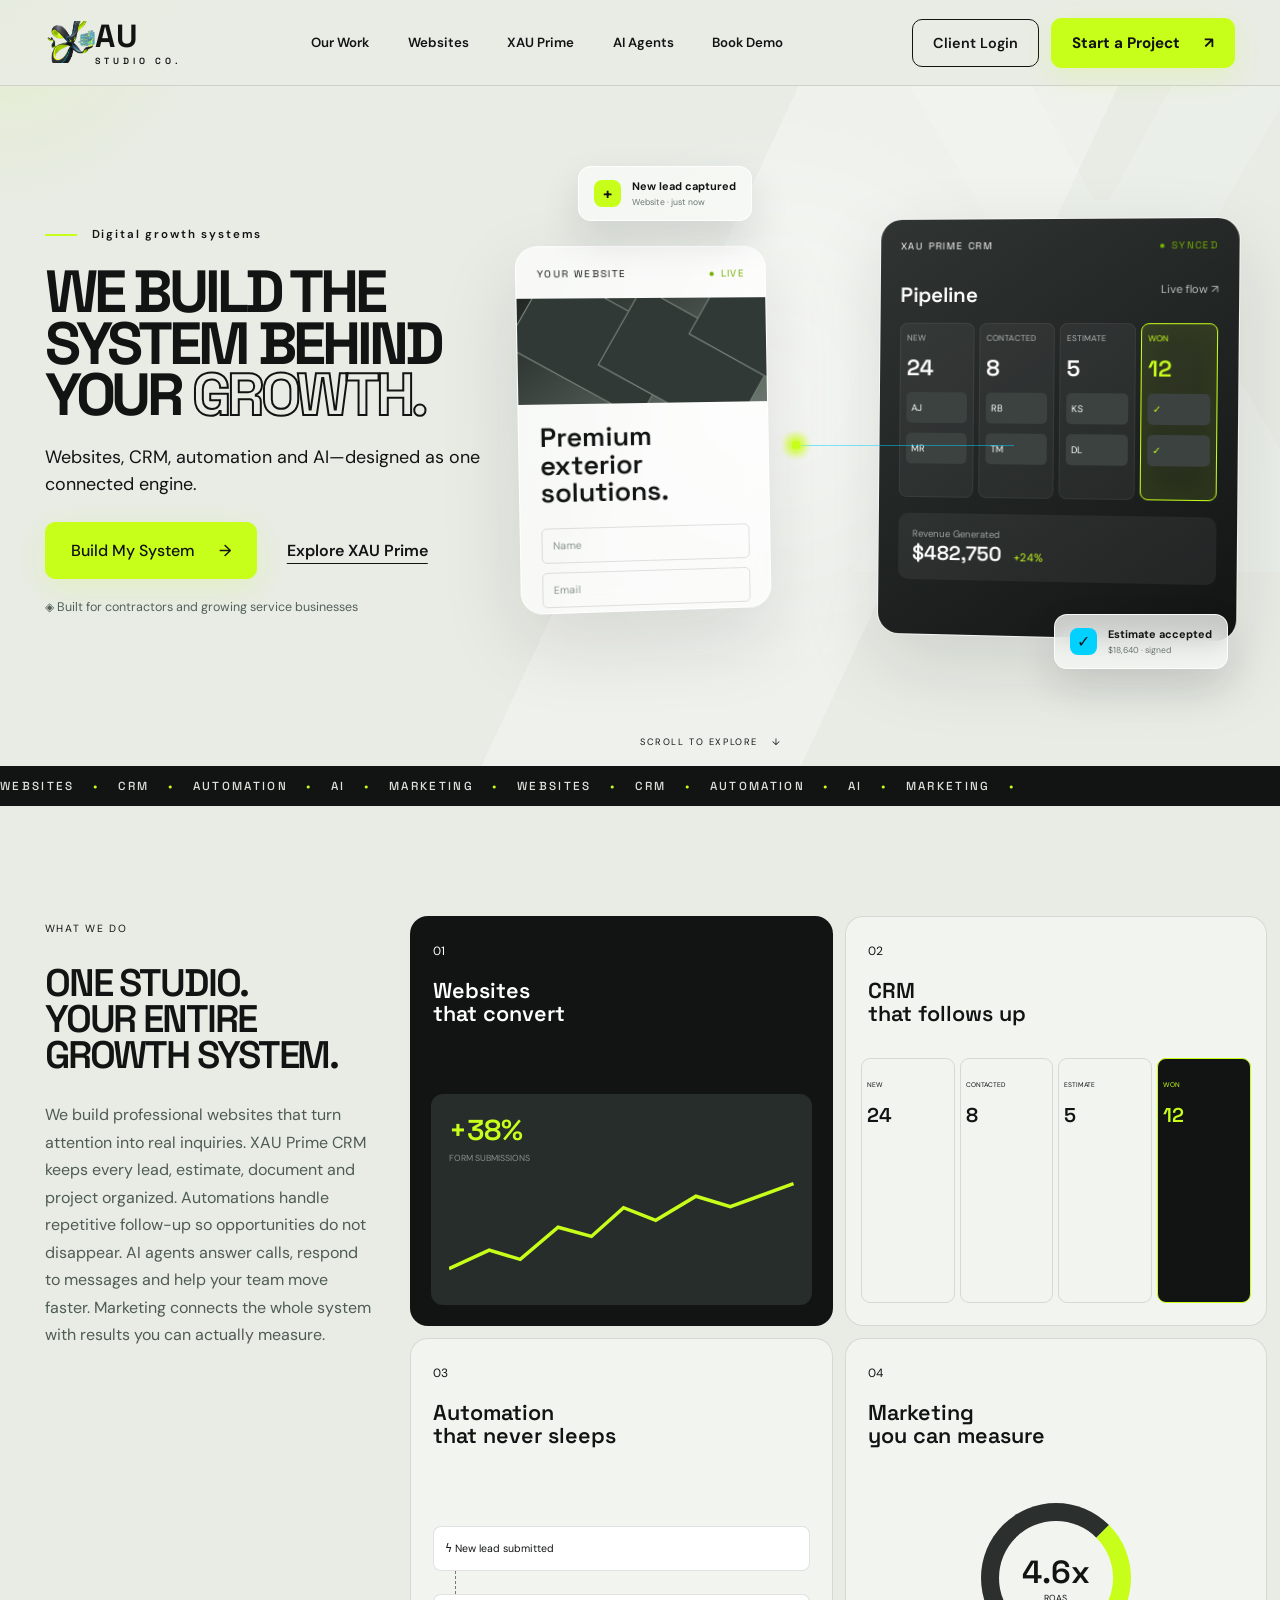
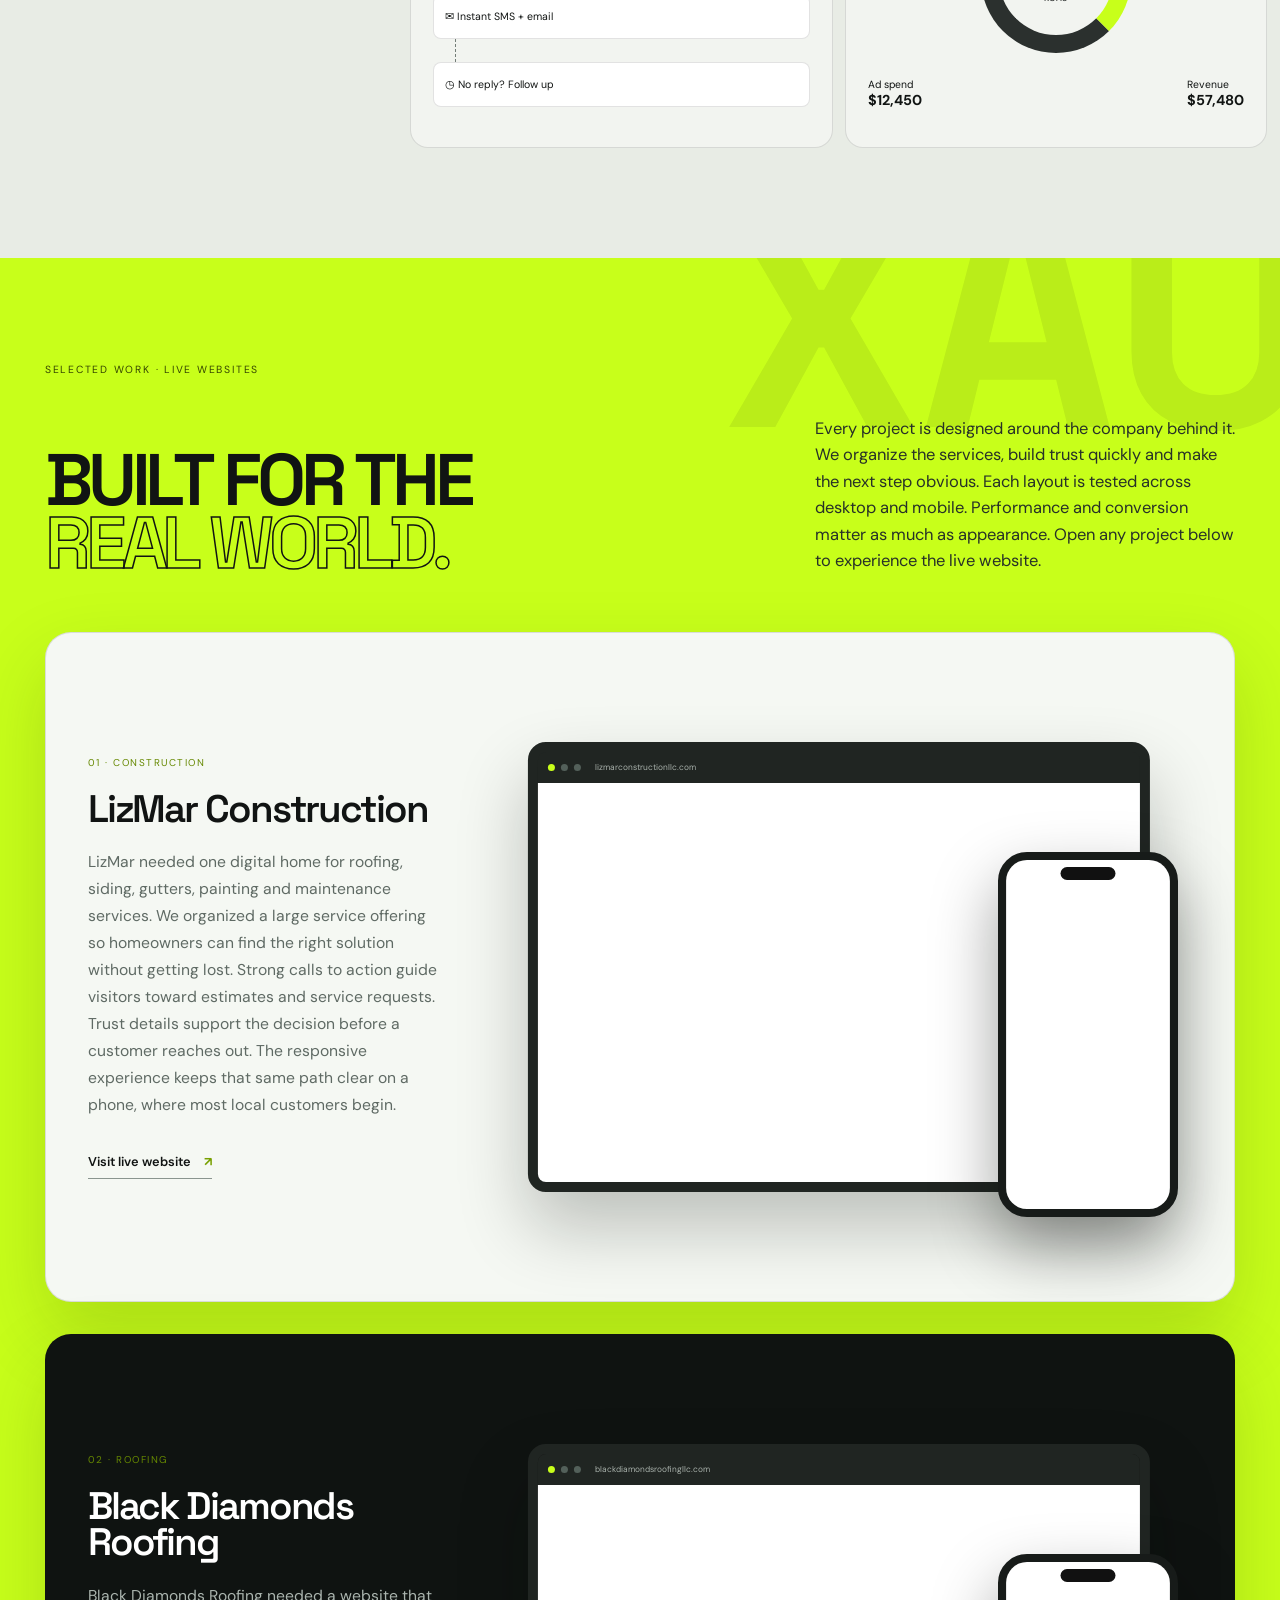
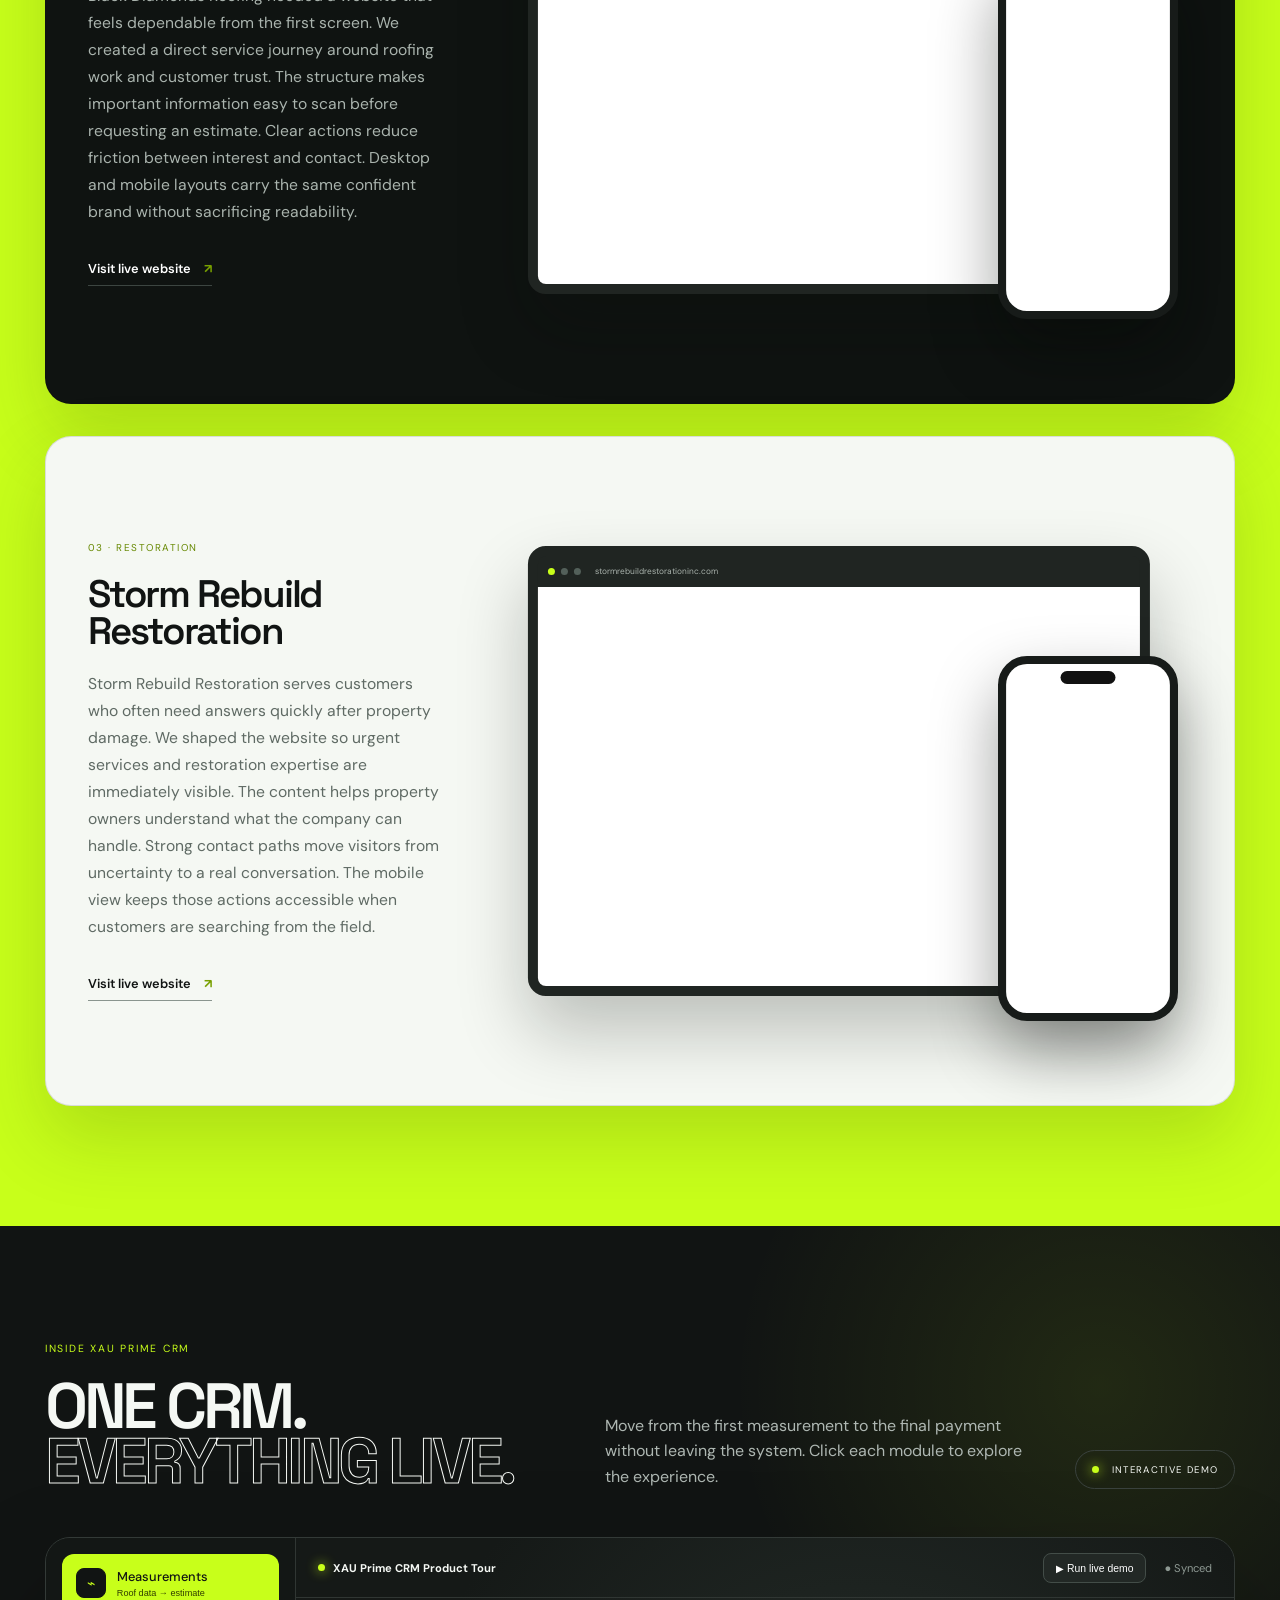
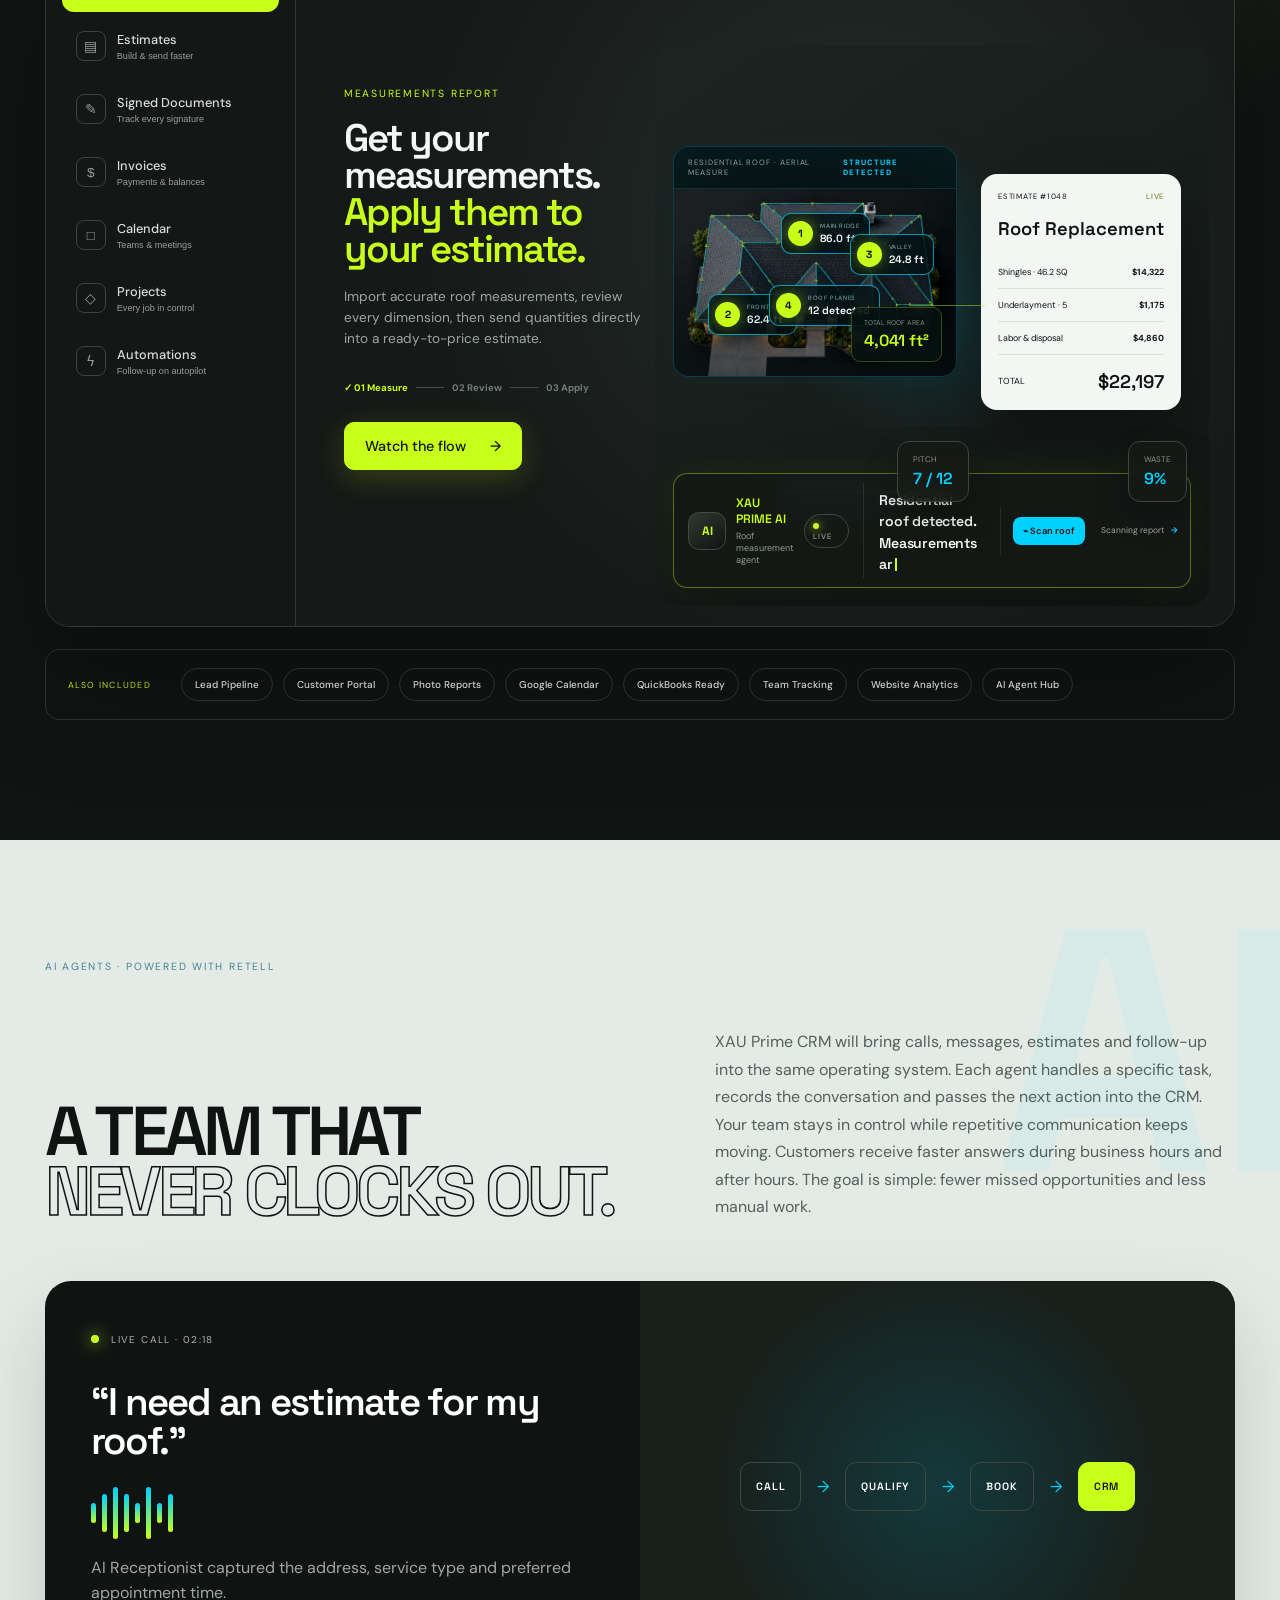
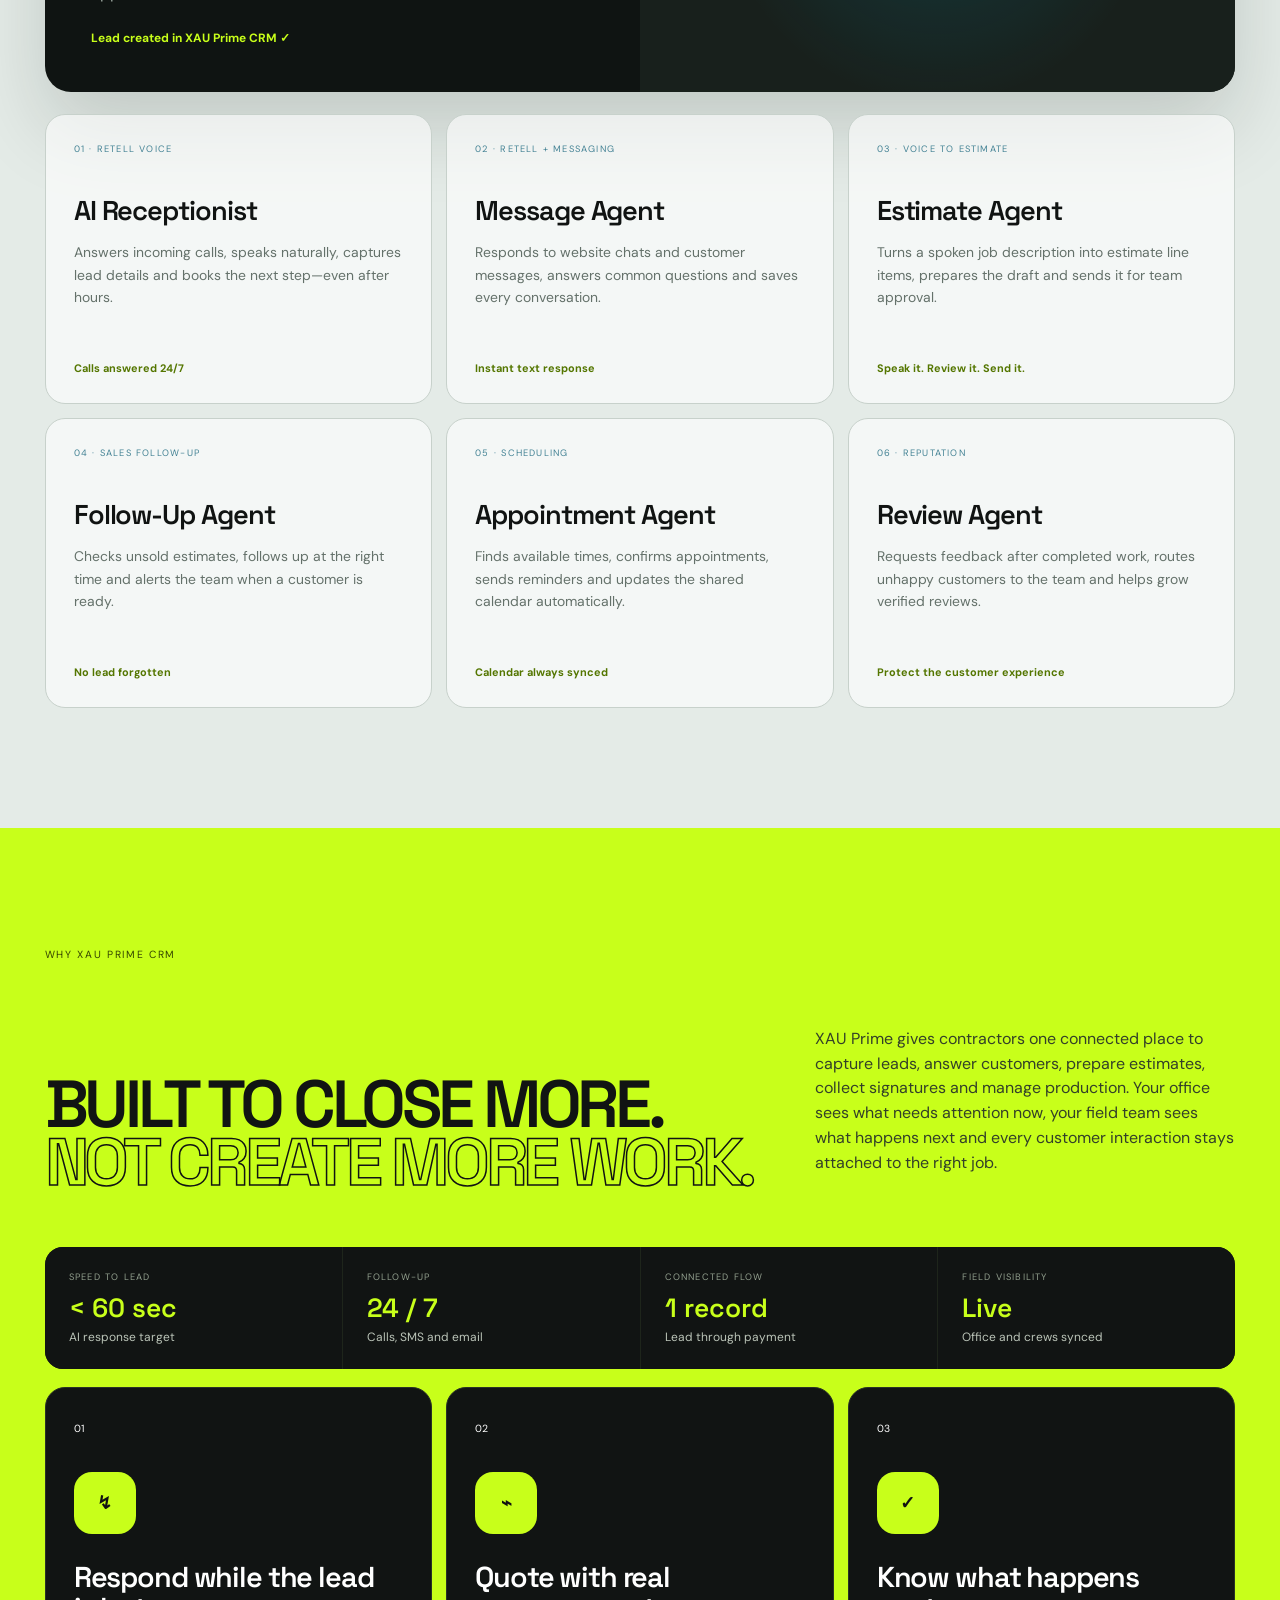
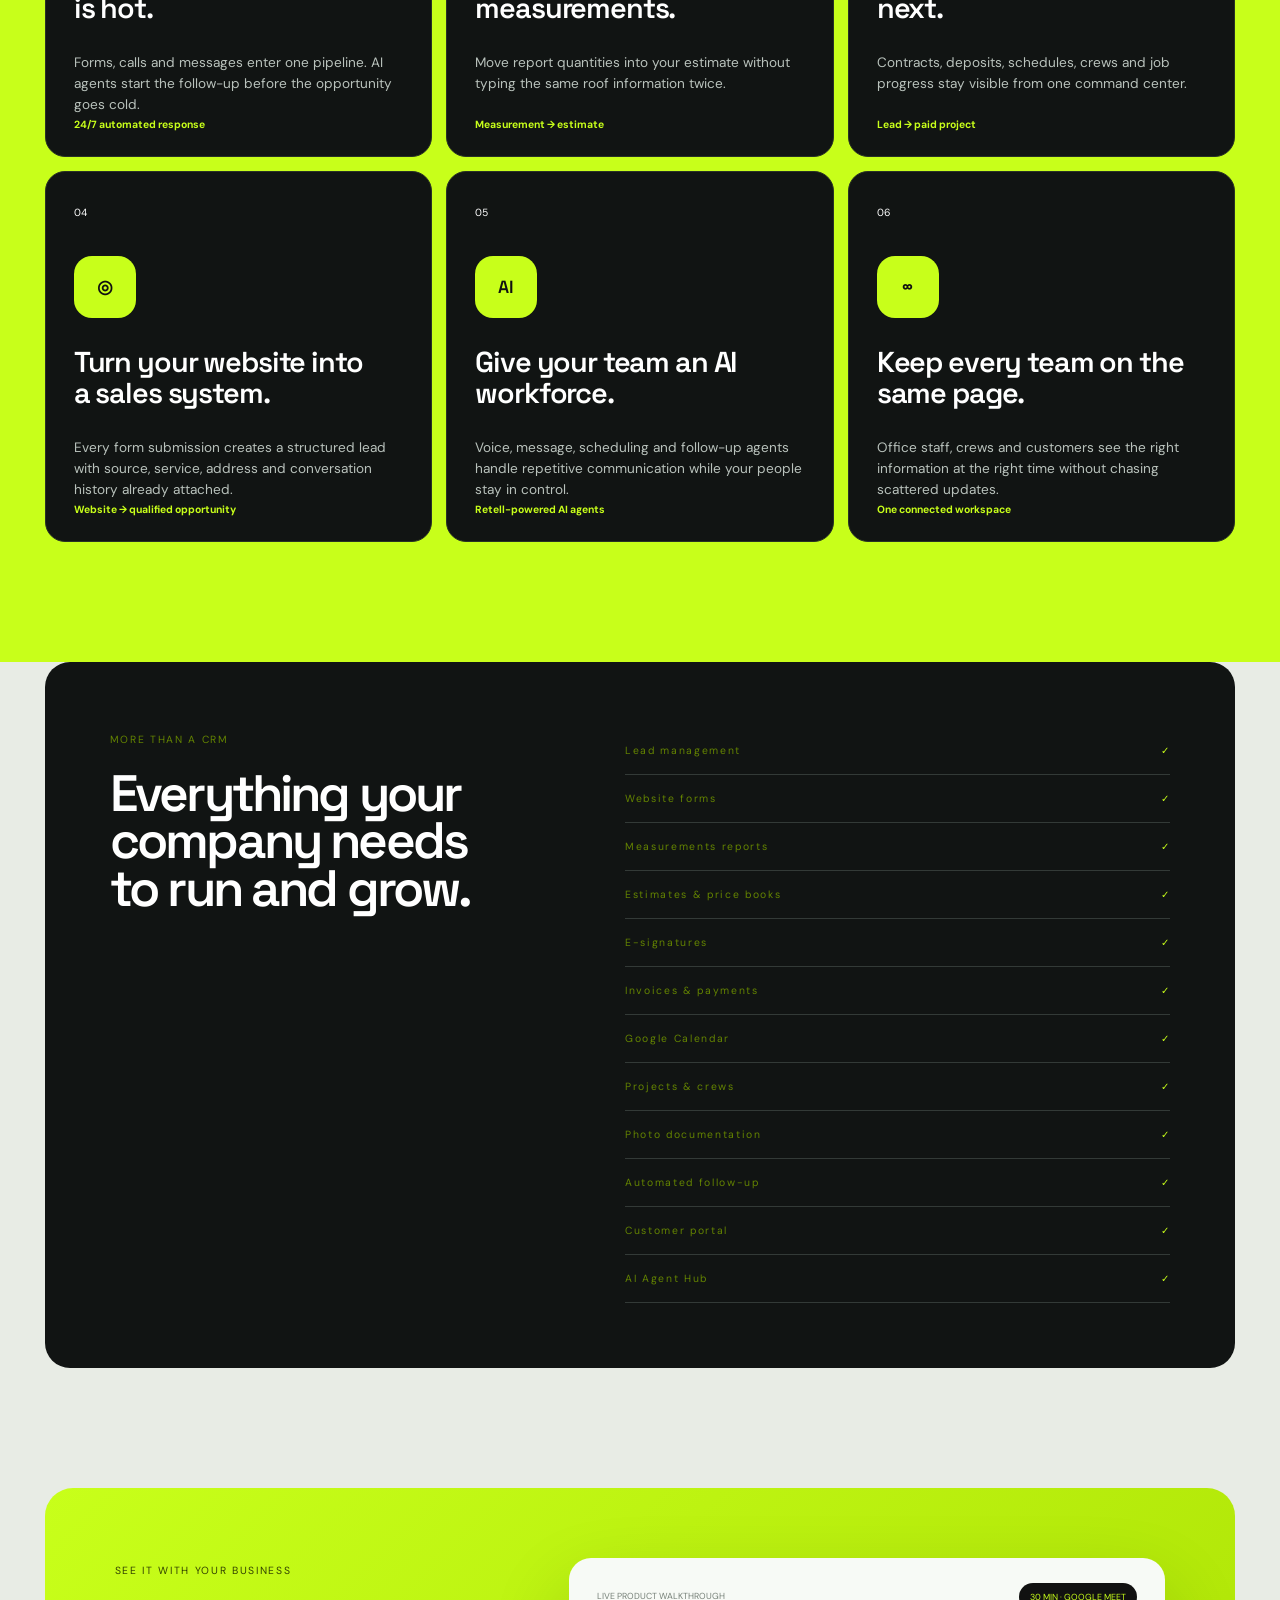
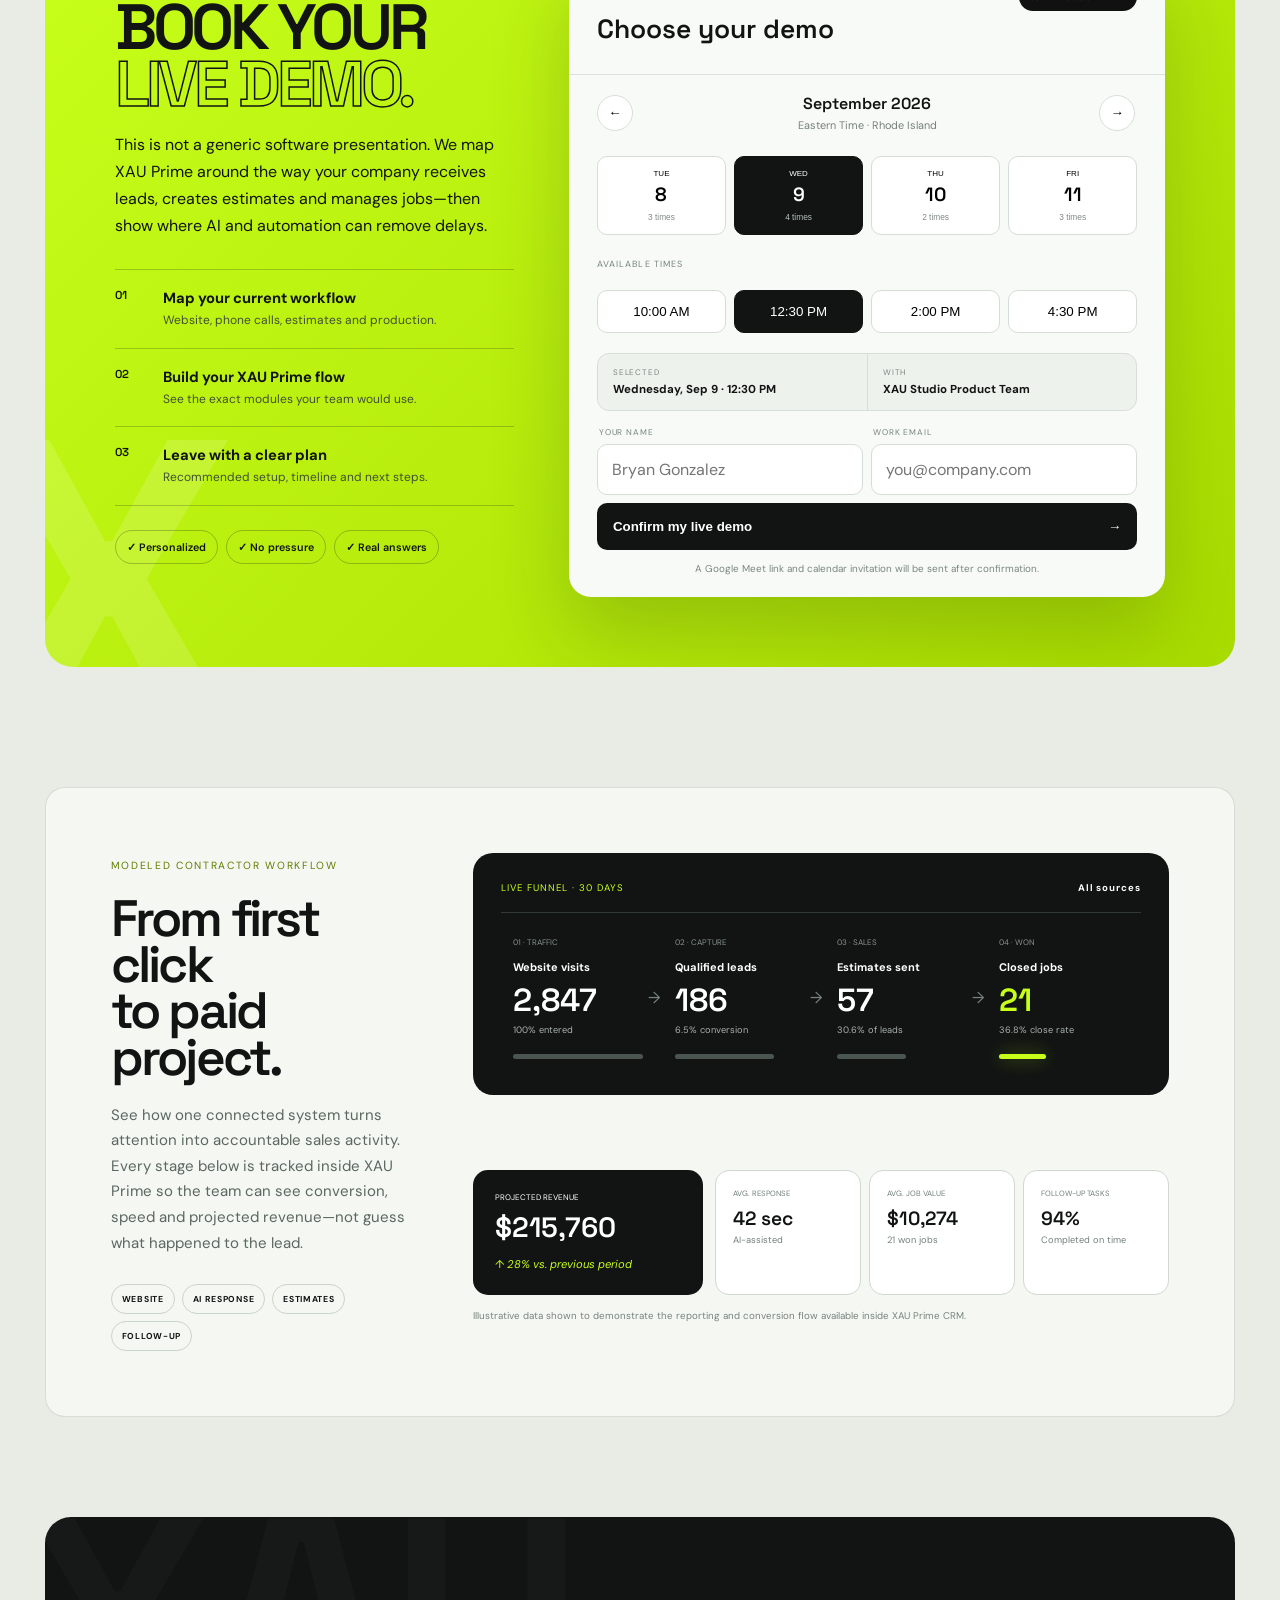
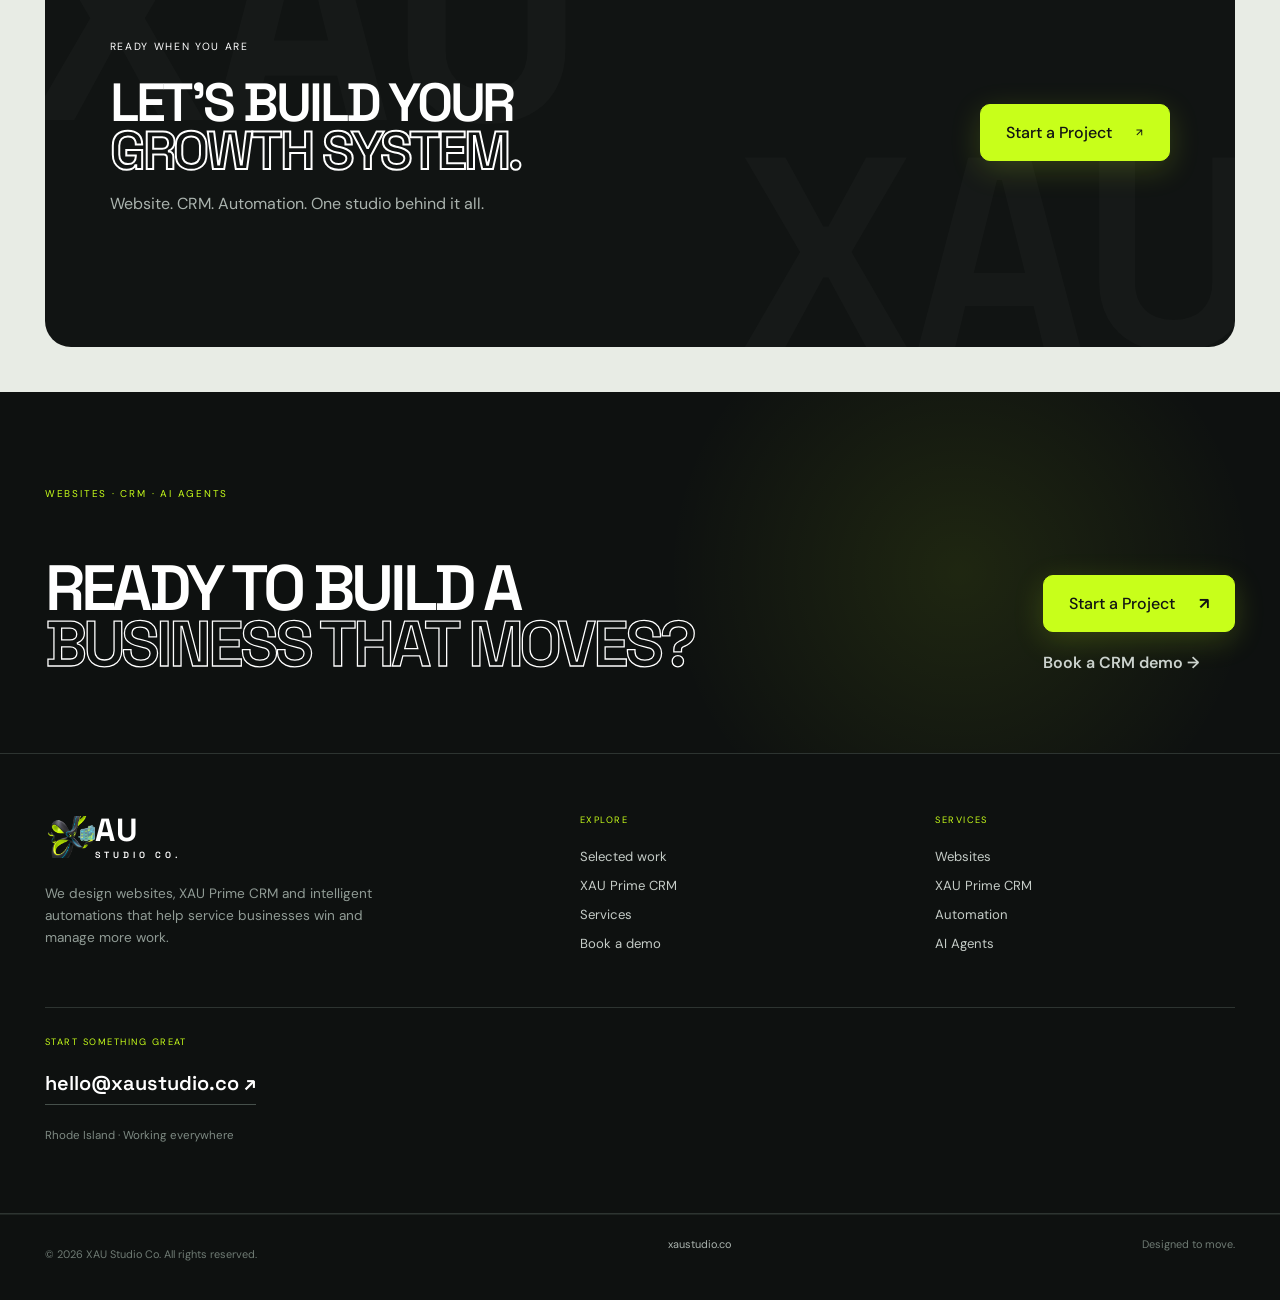
<file: index.html>
<!doctype html>
<html lang="en">
<head>
  <meta charset="UTF-8" />
  <meta name="viewport" content="width=device-width, initial-scale=1.0" />
  <meta name="description" content="XAU Studio Co. builds connected websites, CRM, automations and AI systems." />
  <title>XAU Studio Co. — Growth Systems</title>
  <link rel="preconnect" href="https://fonts.googleapis.com">
  <link rel="preconnect" href="https://fonts.gstatic.com" crossorigin>
  <link href="https://fonts.googleapis.com/css2?family=DM+Sans:wght@400;500;600&family=Space+Grotesk:wght@500;600;700&display=swap" rel="stylesheet">
  <link rel="stylesheet" href="./styles.css" />
  <link rel="stylesheet" href="./core.css" />
  <link rel="stylesheet" href="./sales.css" />
  <link rel="stylesheet" href="./polish.css" />
</head>
<body>
  <div class="cursor-glow" aria-hidden="true"></div>
  <header class="nav">
    <a class="brand" href="#top" aria-label="XAU Studio Co. home">
      <span class="brand-x"><img src="./assets/xo-mascot.png" alt="" /></span>
      <span><b>AU</b><small>STUDIO CO.</small></span>
    </a>
    <nav aria-label="Main navigation">
      <a href="#work">Our Work</a><a href="#websites">Websites</a><a href="#core-demo">XAU Prime</a><a href="#ai-agents">AI Agents</a><a href="#book-demo">Book Demo</a>
    </nav>
    <div class="nav-actions"><button class="ghost">Client Login</button><a class="btn" href="#contact">Start a Project <span>↗</span></a></div>
  </header>

  <main id="top">
    <section class="hero">
      <div class="hero-lines" aria-hidden="true"></div>
      <div class="hero-copy reveal">
        <div class="eyebrow"><span></span> Digital growth systems</div>
        <h1>WE BUILD THE<br>SYSTEM BEHIND<br>YOUR <em>GROWTH.</em></h1>
        <p>Websites, CRM, automation and AI—designed as one connected engine.</p>
        <div class="hero-actions"><a class="btn big" href="#contact">Build My System <span>→</span></a><a class="text-link" href="#core">Explore XAU Prime</a></div>
        <div class="trust">◈ Built for contractors and growing service businesses</div>
      </div>

      <div class="ecosystem" id="ecosystem" aria-label="Interactive website to CRM flow">
        <div class="hero-chip chip-one"><i></i><span><b>New lead captured</b><small>Website · just now</small></span></div>
        <div class="hero-chip chip-two"><i>✓</i><span><b>Estimate accepted</b><small>$18,640 · signed</small></span></div>
        <div class="portal website-card tilt">
          <div class="portal-label">YOUR WEBSITE <i>● LIVE</i></div>
          <div class="roof-visual"><span></span><span></span><span></span></div>
          <h3>Premium exterior<br>solutions.</h3>
          <div class="mini-form"><span>Name</span><span>Email</span><button>Send Request</button></div>
        </div>
        <div class="signal" aria-hidden="true"><b></b><b></b><b></b><b></b><b></b><b></b><b></b></div>
        <div class="portal crm-card tilt">
          <div class="portal-label">XAU PRIME CRM <i>● SYNCED</i></div>
          <div class="pipeline-head"><strong>Pipeline</strong><span>Live flow ↗</span></div>
          <div class="pipeline">
            <div><small>NEW</small><b>24</b><span>AJ</span><span>MR</span></div>
            <div><small>CONTACTED</small><b>8</b><span>RB</span><span>TM</span></div>
            <div><small>ESTIMATE</small><b>5</b><span>KS</span><span>DL</span></div>
            <div class="won"><small>WON</small><b>12</b><span>✓</span><span>✓</span></div>
          </div>
          <div class="revenue"><small>Revenue Generated</small><strong>$482,750</strong><em>+24%</em></div>
        </div>
      </div>
      <div class="scroll-note">SCROLL TO EXPLORE <span>↓</span></div>
    </section>

    <div class="marquee"><div>WEBSITES <i>•</i> CRM <i>•</i> AUTOMATION <i>•</i> AI <i>•</i> MARKETING <i>•</i> WEBSITES <i>•</i> CRM <i>•</i> AUTOMATION <i>•</i> AI <i>•</i> MARKETING <i>•</i></div></div>

    <section class="services" id="system">
      <div class="section-intro reveal"><span>WHAT WE DO</span><h2>ONE STUDIO.<br>YOUR ENTIRE<br>GROWTH SYSTEM.</h2><p>We build professional websites that turn attention into real inquiries. XAU Prime CRM keeps every lead, estimate, document and project organized. Automations handle repetitive follow-up so opportunities do not disappear. AI agents answer calls, respond to messages and help your team move faster. Marketing connects the whole system with results you can actually measure.</p></div>
      <div class="service-grid">
        <article class="service dark tilt reveal" id="websites"><span>01</span><h3>Websites<br>that convert</h3><div class="web-metric"><b>+<span data-count="38">0</span>%</b><small>FORM SUBMISSIONS</small><svg class="live-chart" viewBox="0 0 300 90"><polyline points="0,78 35,62 62,70 95,42 124,50 152,25 180,36 215,15 245,24 300,4"/></svg></div></article>
        <article class="service tilt reveal" id="core"><span>02</span><h3>CRM<br>that follows up</h3><div class="mini-pipe"><div><small>NEW</small><b>24</b></div><div><small>CONTACTED</small><b>8</b></div><div><small>ESTIMATE</small><b>5</b></div><div class="active"><small>WON</small><b>12</b></div></div></article>
        <article class="service tilt reveal"><span>03</span><h3>Automation<br>that never sleeps</h3><div class="automation"><p>ϟ New lead submitted</p><i></i><p>✉ Instant SMS + email</p><i></i><p>◷ No reply? Follow up</p></div></article>
        <article class="service tilt reveal"><span>04</span><h3>Marketing<br>you can measure</h3><div class="roi"><div>4.6x<small>ROAS</small></div><p><span>Ad spend<br><b>$12,450</b></span><span>Revenue<br><b>$57,480</b></span></p></div></article>
      </div>
    </section>

    <section class="portfolio" id="work">
      <div class="portfolio-heading reveal">
        <span>SELECTED WORK · LIVE WEBSITES</span>
        <h2>BUILT FOR THE<br><em>REAL WORLD.</em></h2>
        <p>Every project is designed around the company behind it. We organize the services, build trust quickly and make the next step obvious. Each layout is tested across desktop and mobile. Performance and conversion matter as much as appearance. Open any project below to experience the live website.</p>
      </div>
      <div class="portfolio-list">
        <article class="project-showcase reveal">
          <div class="project-meta"><span>01 · CONSTRUCTION</span><h3>LizMar Construction</h3><p>LizMar needed one digital home for roofing, siding, gutters, painting and maintenance services. We organized a large service offering so homeowners can find the right solution without getting lost. Strong calls to action guide visitors toward estimates and service requests. Trust details support the decision before a customer reaches out. The responsive experience keeps that same path clear on a phone, where most local customers begin.</p><a href="https://www.lizmarconstructionllc.com" target="_blank" rel="noopener">Visit live website <b>↗</b></a></div>
          <div class="device-scene">
            <div class="desktop-device"><div class="browser-bar"><i></i><i></i><i></i><span>lizmarconstructionllc.com</span></div><iframe src="https://www.lizmarconstructionllc.com" title="LizMar Construction desktop website preview" loading="lazy" tabindex="-1"></iframe></div>
            <div class="phone-device"><div class="phone-island"></div><iframe src="https://www.lizmarconstructionllc.com" title="LizMar Construction mobile website preview" loading="lazy" tabindex="-1"></iframe></div>
          </div>
        </article>
        <article class="project-showcase black-diamonds reveal">
          <div class="project-meta"><span>02 · ROOFING</span><h3>Black Diamonds Roofing</h3><p>Black Diamonds Roofing needed a website that feels dependable from the first screen. We created a direct service journey around roofing work and customer trust. The structure makes important information easy to scan before requesting an estimate. Clear actions reduce friction between interest and contact. Desktop and mobile layouts carry the same confident brand without sacrificing readability.</p><a href="https://blackdiamondsroofingllc.com" target="_blank" rel="noopener">Visit live website <b>↗</b></a></div>
          <div class="device-scene">
            <div class="desktop-device"><div class="browser-bar"><i></i><i></i><i></i><span>blackdiamondsroofingllc.com</span></div><iframe src="https://blackdiamondsroofingllc.com" title="Black Diamonds Roofing desktop website preview" loading="lazy" tabindex="-1"></iframe></div>
            <div class="phone-device"><div class="phone-island"></div><iframe src="https://blackdiamondsroofingllc.com" title="Black Diamonds Roofing mobile website preview" loading="lazy" tabindex="-1"></iframe></div>
          </div>
        </article>
        <article class="project-showcase reveal">
          <div class="project-meta"><span>03 · RESTORATION</span><h3>Storm Rebuild Restoration</h3><p>Storm Rebuild Restoration serves customers who often need answers quickly after property damage. We shaped the website so urgent services and restoration expertise are immediately visible. The content helps property owners understand what the company can handle. Strong contact paths move visitors from uncertainty to a real conversation. The mobile view keeps those actions accessible when customers are searching from the field.</p><a href="https://stormrebuildrestorationinc.com" target="_blank" rel="noopener">Visit live website <b>↗</b></a></div>
          <div class="device-scene">
            <div class="desktop-device"><div class="browser-bar"><i></i><i></i><i></i><span>stormrebuildrestorationinc.com</span></div><iframe src="https://stormrebuildrestorationinc.com" title="Storm Rebuild Restoration desktop website preview" loading="lazy" tabindex="-1"></iframe></div>
            <div class="phone-device"><div class="phone-island"></div><iframe src="https://stormrebuildrestorationinc.com" title="Storm Rebuild Restoration mobile website preview" loading="lazy" tabindex="-1"></iframe></div>
          </div>
        </article>
      </div>
    </section>

    <section class="core-live" id="core-demo">
      <div class="core-heading reveal">
        <div><span class="kicker">INSIDE XAU PRIME CRM</span><h2>ONE CRM.<br><em>EVERYTHING LIVE.</em></h2></div>
        <p>Move from the first measurement to the final payment without leaving the system. Click each module to explore the experience.</p>
        <div class="live-badge"><i></i> INTERACTIVE DEMO</div>
      </div>
      <div class="core-shell reveal">
        <aside class="core-tabs" role="tablist" aria-label="XAU Prime CRM features">
          <button class="core-tab active" data-panel="measurements" role="tab" aria-selected="true"><span>⌁</span><b>Measurements</b><small>Roof data → estimate</small></button>
          <button class="core-tab" data-panel="estimates" role="tab"><span>▤</span><b>Estimates</b><small>Build & send faster</small></button>
          <button class="core-tab" data-panel="documents" role="tab"><span>✎</span><b>Signed Documents</b><small>Track every signature</small></button>
          <button class="core-tab" data-panel="invoices" role="tab"><span>$</span><b>Invoices</b><small>Payments & balances</small></button>
          <button class="core-tab" data-panel="calendar" role="tab"><span>□</span><b>Calendar</b><small>Teams & meetings</small></button>
          <button class="core-tab" data-panel="projects" role="tab"><span>◇</span><b>Projects</b><small>Every job in control</small></button>
          <button class="core-tab" data-panel="automations" role="tab"><span>ϟ</span><b>Automations</b><small>Follow-up on autopilot</small></button>
        </aside>
        <div class="core-stage">
          <div class="stage-top"><div><span class="stage-dot"></span><b>XAU Prime CRM Product Tour</b></div><div><button class="stage-action" id="playDemo">▶ Run live demo</button><span>● Synced</span></div></div>
          <article class="core-panel active" data-view="measurements">
            <div class="measure-copy"><span>MEASUREMENTS REPORT</span><h3>Get your measurements.<br><em>Apply them to your estimate.</em></h3><p>Import accurate roof measurements, review every dimension, then send quantities directly into a ready-to-price estimate.</p><div class="measure-steps"><b class="on">01 Measure</b><i></i><b>02 Review</b><i></i><b>03 Apply</b></div><button class="btn demo-trigger">Watch the flow <span>→</span></button></div>
            <div class="measure-visual native-measure"><div class="roof-blueprint roof-photo"><div class="blueprint-head"><span>RESIDENTIAL ROOF · AERIAL MEASURE</span><b>STRUCTURE DETECTED</b></div><img src="./assets/residential-roof-measurement-v1.png" alt="Aerial view of a residential house roof with cyan measurement lines across ridges, hips, valleys and eaves" /><div class="roof-callout callout-1"><i>1</i><span><small>MAIN RIDGE</small><b>86.0 ft</b></span></div><div class="roof-callout callout-2"><i>2</i><span><small>FRONT EAVE</small><b>62.4 ft</b></span></div><div class="roof-callout callout-3"><i>3</i><span><small>VALLEY</small><b>24.8 ft</b></span></div><div class="roof-callout callout-4"><i>4</i><span><small>ROOF PLANES</small><b>12 detected</b></span></div><div class="blueprint-total"><small>TOTAL ROOF AREA</small><b><span data-count="4527">0</span> ft²</b></div></div><div class="estimate-preview"><div><span>ESTIMATE #1048</span><em>LIVE</em></div><h4>Roof Replacement</h4><p><span>Shingles · 46.2 SQ</span><b>$14,322</b></p><p><span>Underlayment · 5</span><b>$1,175</b></p><p><span>Labor & disposal</span><b>$4,860</b></p><footer><span>TOTAL</span><b>$22,197</b></footer><i class="data-stream"><b></b><b></b><b></b><b></b></i></div><div class="xo-chat"><div class="chat-head"><span class="ai-badge">AI</span><div><b>XAU PRIME AI</b><small>Roof measurement agent</small></div><em><i></i> LIVE</em></div><div class="chat-message"><p id="xoTyping" data-text="Residential roof detected. Measurements are ready to apply to the estimate."></p><span class="typing-cursor"></span></div><div class="chat-actions"><button class="chat-scan">⌁ Scan roof</button><span class="scan-status">Ready to scan <b>→</b></span></div></div><div class="metric-pop pop-b"><small>PITCH</small><b><span data-count="8">0</span> / 12</b></div><div class="metric-pop pop-d"><small>WASTE</small><b><span data-count="10">0</span>%</b></div><div class="scan-progress"><i></i><span>ANALYZING RESIDENTIAL ROOF PLANES</span></div></div>
          </article>
          <article class="core-panel" data-view="estimates"><div class="module-title"><span>SMART ESTIMATES · LIVE BUILDER</span><h3>Watch the estimate build itself.</h3><p>Measurements, materials and labor arrive ready to review.</p></div><div class="estimate-builder live-estimate"><div class="estimate-lines"><div><span>Architectural shingles <small>46.2 SQ</small></span><b>$14,322</b><i>✓</i></div><div><span>Synthetic underlayment <small>5 rolls</small></span><b>$1,175</b><i>✓</i></div><div><span>Ice & water shield <small>8 rolls</small></span><b>$1,840</b><i>✓</i></div><div><span>Labor & disposal</span><b>$4,860</b><i>✓</i></div></div><div class="estimate-total"><span>ESTIMATE TOTAL</span><b id="estimateTotal">$0</b><small>Profit margin <strong>34%</strong></small><button class="send-estimate">Build estimate ▶</button></div></div><div class="live-caption"><i></i><span>XAU Prime AI is applying your measurements and price book</span></div></article>
          <article class="core-panel" data-view="documents"><div class="module-title"><span>SIGNED DOCUMENTS · LIVE STATUS</span><h3>See the signature happen.</h3><p>Contracts, estimates and change orders in one secure timeline.</p></div><div class="doc-board"><div class="doc-preview live-doc"><span>CONTRACT #1048</span><h4>Roof Replacement Agreement</h4><i></i><i></i><i></i><svg class="signature-svg" viewBox="0 0 330 75"><path d="M8 58C50 12 43 66 80 37C110 15 90 65 130 38C151 23 145 60 173 40C195 24 207 45 226 35C250 21 267 42 319 22"/></svg><small class="sign-time">Waiting for customer signature…</small></div><div class="doc-list"><div><i class="signed">✓</i><span><b>Service Agreement</b><small>Signed today</small></span><em>Complete</em></div><div><i class="signed">✓</i><span><b>Estimate #1048</b><small>Signed today</small></span><em>Complete</em></div><div class="pending-doc"><i>···</i><span><b>Change Order #2</b><small>Ready to request</small></span><em class="pending">Pending</em></div><button class="sign-demo">Send signature request →</button></div></div></article>
          <article class="core-panel" data-view="invoices"><div class="module-title"><span>INVOICES & PAYMENTS · LIVE</span><h3>Hear the payment come in.</h3><p>Deposits, progress payments and balances update in real time.</p></div><div class="invoice-grid"><div class="money-ring"><div><b><span data-count="82">0</span>%</b><small>COLLECTED</small></div></div><div class="invoice-stats"><div><small>PAID THIS MONTH</small><b id="paidTotal">$68,420</b><em>↑ 18%</em></div><div><small>OUTSTANDING</small><b id="outstandingTotal">$14,760</b></div><button class="payment-demo">Simulate live payment +$4,250</button></div><div class="payment-feed"><span><i></i> LIVE PAYMENTS</span><p class="incoming-payment"><i>✓</i><b>New payment received</b><em>+$4,250</em></p><p><i>✓</i><b>Blackstone Roofing</b><em>+$8,500</em></p><p><i>✓</i><b>Johnson Residence</b><em>+$4,250</em></p><p><i>✓</i><b>Martinez Siding</b><em>+$2,800</em></p></div></div></article>
          <article class="core-panel" data-view="calendar"><div class="module-title"><span>GOOGLE CALENDAR · TWO-WAY SYNC</span><h3>Book it once. See it everywhere.</h3><p>Estimates, site visits and demos without double booking.</p></div><div class="calendar-demo"><div class="calendar-days"><b>MON <em>7</em></b><b class="today">TUE <em>8</em></b><b>WED <em>9</em></b><b>THU <em>10</em></b><b>FRI <em>11</em></b></div><div class="schedule"><span>9 AM</span><div class="event cyan"><b>Roof inspection</b><small>Johnson Residence · On site</small></div><span>11 AM</span><div class="event volt demo-event"><b>XAU Prime CRM Demo</b><small>Martinez Exteriors · Google Meet</small><button>Join demo ↗</button></div><span>2 PM</span><div class="event"><b>Estimate review</b><small>Blackstone Roofing · Video call</small></div></div><button class="calendar-book">+ Book a demo meeting</button></div></article>
          <article class="core-panel" data-view="projects"><div class="module-title"><span>PROJECT COMMAND CENTER · LIVE</span><h3>Watch every job move forward.</h3><p>Track production, crews, materials, photos and profitability.</p></div><div class="project-board"><div class="project-card active-project"><span>IN PROGRESS</span><h4>Johnson Roof Replacement</h4><div class="progress"><i style="width:72%"></i></div><small><b class="project-percent">72</b>% complete · Crew A</small><footer><b>$28,450</b><em>32% margin</em></footer><button class="advance-project">Log today's progress +</button></div><div class="project-card"><span>SCHEDULED</span><h4>Martinez Exterior Renovation</h4><div class="progress"><i style="width:18%"></i></div><small>Starts Sep 12 · Crew B</small><footer><b>$46,800</b><em>38% margin</em></footer></div><div class="project-map"><div class="map-grid"></div><i class="pin p1">1</i><i class="pin p2">2</i><i class="pin p3">3</i><span>3 active sites</span></div></div></article>
          <article class="core-panel" data-view="automations"><div class="module-title"><span>SMART AUTOMATIONS · LIVE WORKFLOW</span><h3>Watch AI follow the lead.</h3><p>Build workflows visually and let XAU Prime watch every opportunity.</p></div><div class="flow-builder"><div class="flow-node start"><i>ϟ</i><span><small>TRIGGER</small><b>New website lead</b></span></div><div class="flow-line"><i></i></div><div class="flow-node"><i>✉</i><span><small>INSTANTLY</small><b>Send SMS + email</b></span></div><div class="flow-line"><i></i></div><div class="flow-node"><i>◷</i><span><small>WAIT 1 HOUR</small><b>Check for reply</b></span></div><div class="flow-split"><span>REPLIED → Notify team</span><span>NO REPLY → Follow up</span></div><button class="automation-run">▶ Run workflow</button></div></article>
        </div>
      </div>
      <div class="feature-rail reveal"><span>ALSO INCLUDED</span><div><b>Lead Pipeline</b><b>Customer Portal</b><b>Photo Reports</b><b>Google Calendar</b><b>QuickBooks Ready</b><b>Team Tracking</b><b>Website Analytics</b><b>AI Agent Hub</b></div></div>
    </section>

    <section class="ai-agents" id="ai-agents">
      <div class="agents-heading reveal"><span>AI AGENTS · POWERED WITH RETELL</span><h2>A TEAM THAT<br><em>NEVER CLOCKS OUT.</em></h2><p>XAU Prime CRM will bring calls, messages, estimates and follow-up into the same operating system. Each agent handles a specific task, records the conversation and passes the next action into the CRM. Your team stays in control while repetitive communication keeps moving. Customers receive faster answers during business hours and after hours. The goal is simple: fewer missed opportunities and less manual work.</p></div>
      <div class="agent-console reveal">
        <div class="call-live"><span><i></i> LIVE CALL · 02:18</span><h3>“I need an estimate for my roof.”</h3><div class="voice-wave"><i></i><i></i><i></i><i></i><i></i><i></i><i></i><i></i></div><p>AI Receptionist captured the address, service type and preferred appointment time.</p><b>Lead created in XAU Prime CRM ✓</b></div>
        <div class="agent-route"><span>CALL</span><i>→</i><span>QUALIFY</span><i>→</i><span>BOOK</span><i>→</i><span>CRM</span></div>
      </div>
      <div class="agents-grid">
        <article class="agent-card reveal"><span>01 · RETELL VOICE</span><h3>AI Receptionist</h3><p>Answers incoming calls, speaks naturally, captures lead details and books the next step—even after hours.</p><b>Calls answered 24/7</b></article>
        <article class="agent-card reveal"><span>02 · RETELL + MESSAGING</span><h3>Message Agent</h3><p>Responds to website chats and customer messages, answers common questions and saves every conversation.</p><b>Instant text response</b></article>
        <article class="agent-card reveal"><span>03 · VOICE TO ESTIMATE</span><h3>Estimate Agent</h3><p>Turns a spoken job description into estimate line items, prepares the draft and sends it for team approval.</p><b>Speak it. Review it. Send it.</b></article>
        <article class="agent-card reveal"><span>04 · SALES FOLLOW-UP</span><h3>Follow-Up Agent</h3><p>Checks unsold estimates, follows up at the right time and alerts the team when a customer is ready.</p><b>No lead forgotten</b></article>
        <article class="agent-card reveal"><span>05 · SCHEDULING</span><h3>Appointment Agent</h3><p>Finds available times, confirms appointments, sends reminders and updates the shared calendar automatically.</p><b>Calendar always synced</b></article>
        <article class="agent-card reveal"><span>06 · REPUTATION</span><h3>Review Agent</h3><p>Requests feedback after completed work, routes unhappy customers to the team and helps grow verified reviews.</p><b>Protect the customer experience</b></article>
      </div>
    </section>

    <section class="why-core">
      <div class="why-heading reveal"><span>WHY XAU PRIME CRM</span><h2>BUILT TO CLOSE MORE.<br><em>NOT CREATE MORE WORK.</em></h2><p>XAU Prime gives contractors one connected place to capture leads, answer customers, prepare estimates, collect signatures and manage production. Your office sees what needs attention now, your field team sees what happens next and every customer interaction stays attached to the right job.</p></div>
      <div class="proof-strip reveal"><div><small>SPEED TO LEAD</small><b>&lt; 60 sec</b><span>AI response target</span></div><div><small>FOLLOW-UP</small><b>24 / 7</b><span>Calls, SMS and email</span></div><div><small>CONNECTED FLOW</small><b>1 record</b><span>Lead through payment</span></div><div><small>FIELD VISIBILITY</small><b>Live</b><span>Office and crews synced</span></div></div>
      <div class="outcome-grid">
        <article class="outcome reveal"><span>01</span><div class="outcome-icon">↯</div><h3>Respond while the lead is hot.</h3><p>Forms, calls and messages enter one pipeline. AI agents start the follow-up before the opportunity goes cold.</p><b>24/7 automated response</b></article>
        <article class="outcome reveal"><span>02</span><div class="outcome-icon">⌁</div><h3>Quote with real measurements.</h3><p>Move report quantities into your estimate without typing the same roof information twice.</p><b>Measurement → estimate</b></article>
        <article class="outcome reveal"><span>03</span><div class="outcome-icon">✓</div><h3>Know what happens next.</h3><p>Contracts, deposits, schedules, crews and job progress stay visible from one command center.</p><b>Lead → paid project</b></article>
        <article class="outcome reveal"><span>04</span><div class="outcome-icon">◎</div><h3>Turn your website into a sales system.</h3><p>Every form submission creates a structured lead with source, service, address and conversation history already attached.</p><b>Website → qualified opportunity</b></article>
        <article class="outcome reveal"><span>05</span><div class="outcome-icon">AI</div><h3>Give your team an AI workforce.</h3><p>Voice, message, scheduling and follow-up agents handle repetitive communication while your people stay in control.</p><b>Retell-powered AI agents</b></article>
        <article class="outcome reveal"><span>06</span><div class="outcome-icon">∞</div><h3>Keep every team on the same page.</h3><p>Office staff, crews and customers see the right information at the right time without chasing scattered updates.</p><b>One connected workspace</b></article>
      </div>
    </section>

    <section class="everything reveal">
      <div><span>MORE THAN A CRM</span><h2>Everything your company needs<br>to run and grow.</h2></div>
      <div class="everything-list"><span>Lead management <i>✓</i></span><span>Website forms <i>✓</i></span><span>Measurements reports <i>✓</i></span><span>Estimates & price books <i>✓</i></span><span>E-signatures <i>✓</i></span><span>Invoices & payments <i>✓</i></span><span>Google Calendar <i>✓</i></span><span>Projects & crews <i>✓</i></span><span>Photo documentation <i>✓</i></span><span>Automated follow-up <i>✓</i></span><span>Customer portal <i>✓</i></span><span>AI Agent Hub <i>✓</i></span></div>
    </section>

    <section class="book-demo" id="book-demo">
      <div class="demo-copy reveal"><span>SEE IT WITH YOUR BUSINESS</span><h2>BOOK YOUR<br><em>LIVE DEMO.</em></h2><p>This is not a generic software presentation. We map XAU Prime around the way your company receives leads, creates estimates and manages jobs—then show where AI and automation can remove delays.</p><div class="demo-agenda"><article><b>01</b><span><strong>Map your current workflow</strong><small>Website, phone calls, estimates and production.</small></span></article><article><b>02</b><span><strong>Build your XAU Prime flow</strong><small>See the exact modules your team would use.</small></span></article><article><b>03</b><span><strong>Leave with a clear plan</strong><small>Recommended setup, timeline and next steps.</small></span></article></div><div class="demo-trust"><span>✓ Personalized</span><span>✓ No pressure</span><span>✓ Real answers</span></div></div>
      <div class="booking-card reveal"><div class="booking-head"><div><small>LIVE PRODUCT WALKTHROUGH</small><h3>Choose your demo</h3></div><span>30 MIN · GOOGLE MEET</span></div><div class="calendar-toolbar"><button aria-label="Previous week">←</button><div><b>September 2026</b><small>Eastern Time · Rhode Island</small></div><button aria-label="Next week">→</button></div><div class="date-row"><button class="date-choice"><small>TUE</small><b>8</b><em>3 times</em></button><button class="date-choice active"><small>WED</small><b>9</b><em>4 times</em></button><button class="date-choice"><small>THU</small><b>10</b><em>2 times</em></button><button class="date-choice"><small>FRI</small><b>11</b><em>3 times</em></button></div><div class="booking-label">AVAILABLE TIMES</div><div class="time-row"><button class="time-choice">10:00 AM</button><button class="time-choice active">12:30 PM</button><button class="time-choice">2:00 PM</button><button class="time-choice">4:30 PM</button></div><div class="meeting-summary"><span><small>SELECTED</small><b>Wednesday, Sep 9 · 12:30 PM</b></span><span><small>WITH</small><b>XAU Studio Product Team</b></span></div><div class="booking-form"><label><span>YOUR NAME</span><input id="demoName" placeholder="Bryan Gonzalez" aria-label="Your name"></label><label><span>WORK EMAIL</span><input id="demoEmail" type="email" placeholder="you@company.com" aria-label="Work email"></label><button id="bookDemoButton">Confirm my live demo <span>→</span></button></div><p class="booking-note">A Google Meet link and calendar invitation will be sent after confirmation.</p><div class="booking-success" aria-live="polite"><i>✓</i><div><b>Your demo is selected.</b><small>Wednesday at 12:30 PM · Confirmation preview</small></div></div></div>
    </section>

    <section class="journey reveal">
      <div class="journey-copy"><span>MODELED CONTRACTOR WORKFLOW</span><h2>From first click<br>to paid project.</h2><p>See how one connected system turns attention into accountable sales activity. Every stage below is tracked inside XAU Prime so the team can see conversion, speed and projected revenue—not guess what happened to the lead.</p><div class="case-tags"><b>WEBSITE</b><b>AI RESPONSE</b><b>ESTIMATES</b><b>FOLLOW-UP</b></div></div>
      <div class="funnel-panel"><div class="funnel-head"><span>LIVE FUNNEL · 30 DAYS</span><b>All sources</b></div><ol><li><small>01 · TRAFFIC</small><b>Website visits</b><strong>2,847</strong><em>100% entered</em><i style="--w:100%"></i></li><li><small>02 · CAPTURE</small><b>Qualified leads</b><strong>186</strong><em>6.5% conversion</em><i style="--w:76%"></i></li><li><small>03 · SALES</small><b>Estimates sent</b><strong>57</strong><em>30.6% of leads</em><i style="--w:53%"></i></li><li class="success"><small>04 · WON</small><b>Closed jobs</b><strong>21</strong><em>36.8% close rate</em><i style="--w:36%"></i></li></ol></div>
      <div class="case-results"><div class="case-revenue"><small>PROJECTED REVENUE</small><b>$215,760</b><em>↑ 28% vs. previous period</em></div><div class="case-kpis"><article><small>AVG. RESPONSE</small><b>42 sec</b><span>AI-assisted</span></article><article><small>AVG. JOB VALUE</small><b>$10,274</b><span>21 won jobs</span></article><article><small>FOLLOW-UP TASKS</small><b>94%</b><span>Completed on time</span></article></div><p>Illustrative data shown to demonstrate the reporting and conversion flow available inside XAU Prime CRM.</p></div>
    </section>

    <section class="cta" id="contact">
      <div><span>READY WHEN YOU ARE</span><h2>LET'S BUILD YOUR<br><em>GROWTH SYSTEM.</em></h2><p>Website. CRM. Automation. One studio behind it all.</p></div>
      <a class="btn big" href="mailto:hello@xaustudio.co">Start a Project <span>↗</span></a>
    </section>
  </main>
  <footer class="site-footer">
    <div class="footer-cta"><span>WEBSITES · CRM · AI AGENTS</span><h2>READY TO BUILD A<br><em>BUSINESS THAT MOVES?</em></h2><div><a class="btn big" href="mailto:hello@xaustudio.co">Start a Project <b>↗</b></a><a href="#book-demo">Book a CRM demo →</a></div></div>
    <div class="footer-main">
      <div class="footer-intro"><div class="brand footer-brand"><span class="brand-x"><img src="./assets/xo-mascot.png" alt="" /></span><span><b>AU</b><small>STUDIO CO.</small></span></div><p>We design websites, XAU Prime CRM and intelligent automations that help service businesses win and manage more work.</p></div>
      <div class="footer-column"><span>EXPLORE</span><a href="#work">Selected work</a><a href="#core-demo">XAU Prime CRM</a><a href="#system">Services</a><a href="#book-demo">Book a demo</a></div>
      <div class="footer-column"><span>SERVICES</span><a href="#websites">Websites</a><a href="#core-demo">XAU Prime CRM</a><a href="#system">Automation</a><a href="#ai-agents">AI Agents</a></div>
      <div class="footer-contact"><span>START SOMETHING GREAT</span><a href="mailto:hello@xaustudio.co">hello@xaustudio.co ↗</a><p>Rhode Island · Working everywhere</p></div>
    </div>
    <div class="footer-bottom"><p>© 2026 XAU Studio Co. All rights reserved.</p><a href="https://www.xaustudio.co">xaustudio.co</a><span>Designed to move.</span></div>
  </footer>
  <script src="./script.js"></script>
  <script src="./core.js"></script>
  <script src="./sales.js"></script>
</body>
</html>
</file>
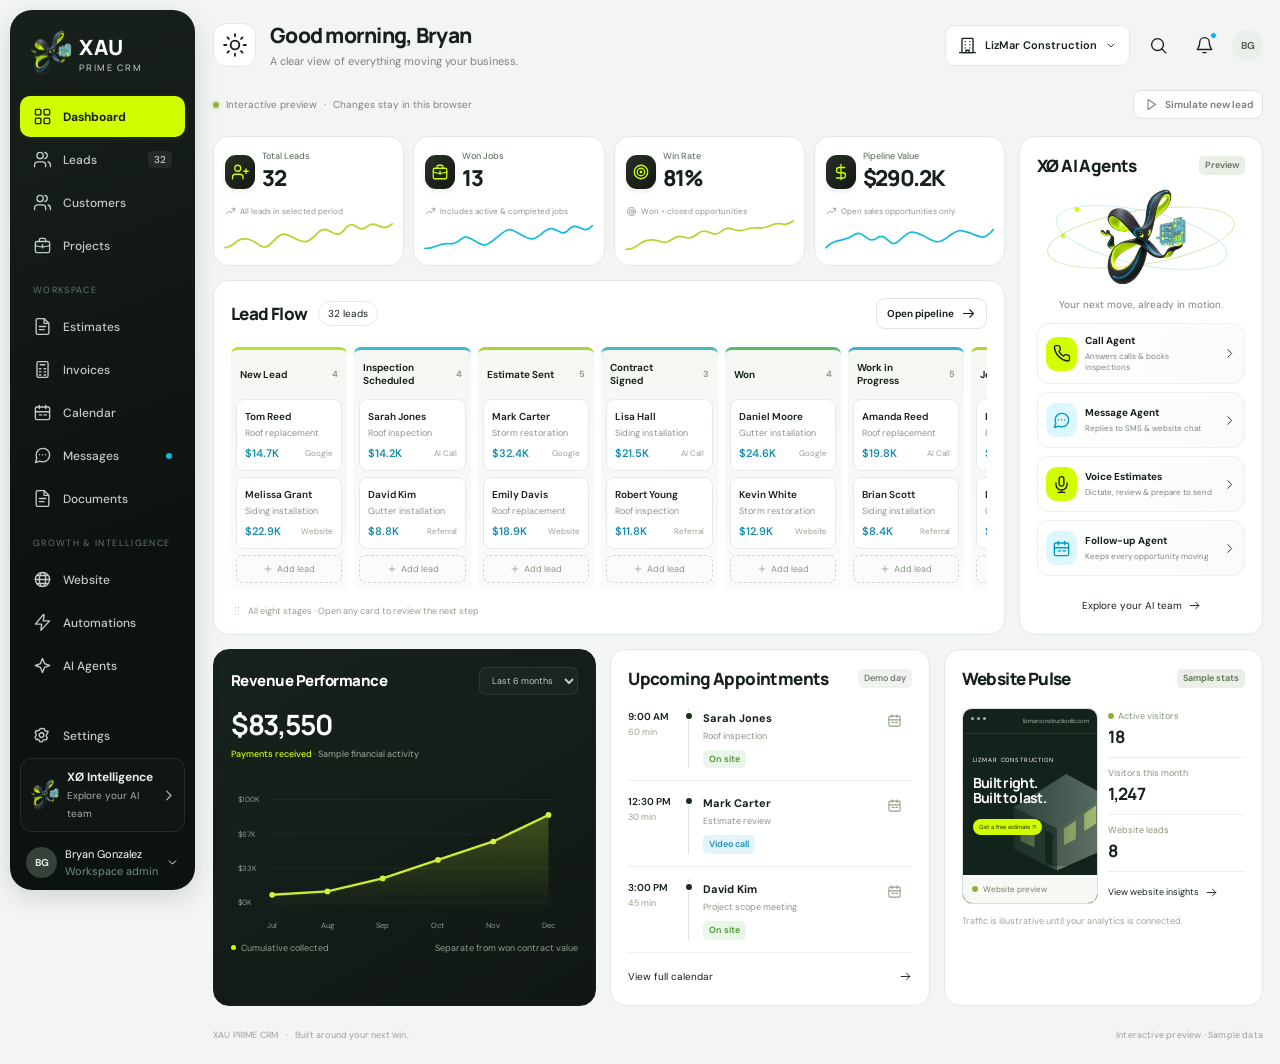
<file: crm/index.html>
<!doctype html>
<html lang="en">
<head>
  <meta charset="utf-8">
  <meta name="viewport" content="width=device-width, initial-scale=1">
  <meta name="theme-color" content="#111715">
  <meta name="description" content="Explore the XAU Prime CRM dashboard and lead pipeline. An interactive design preview with sample data.">
  <meta name="robots" content="noindex,nofollow">
  <title>XAU Prime CRM · Dashboard</title>
  <link rel="icon" type="image/svg+xml" href="./assets/favicon.svg">
  <link rel="stylesheet" href="./styles.css">
</head>
<body>
  <a class="skip-link" href="#main">Skip to content</a>
  <div class="mobile-scrim" id="scrim"></div>
  <aside class="sidebar" id="sidebar" aria-label="Main navigation"></aside>
  <div class="workspace">
    <header class="topbar" id="topbar"></header>
    <main id="main" tabindex="-1"></main>
    <footer class="workspace-footer"><span>XAU PRIME CRM <span class="footer-dot">·</span> Built around your next win.</span><span>Interactive preview · Sample data</span></footer>
  </div>
  <div id="overlay-root"></div>
  <div id="toast-root" role="status" aria-live="polite"></div>
  <script type="module" src="./app.js"></script>
</body>
</html>
</file>
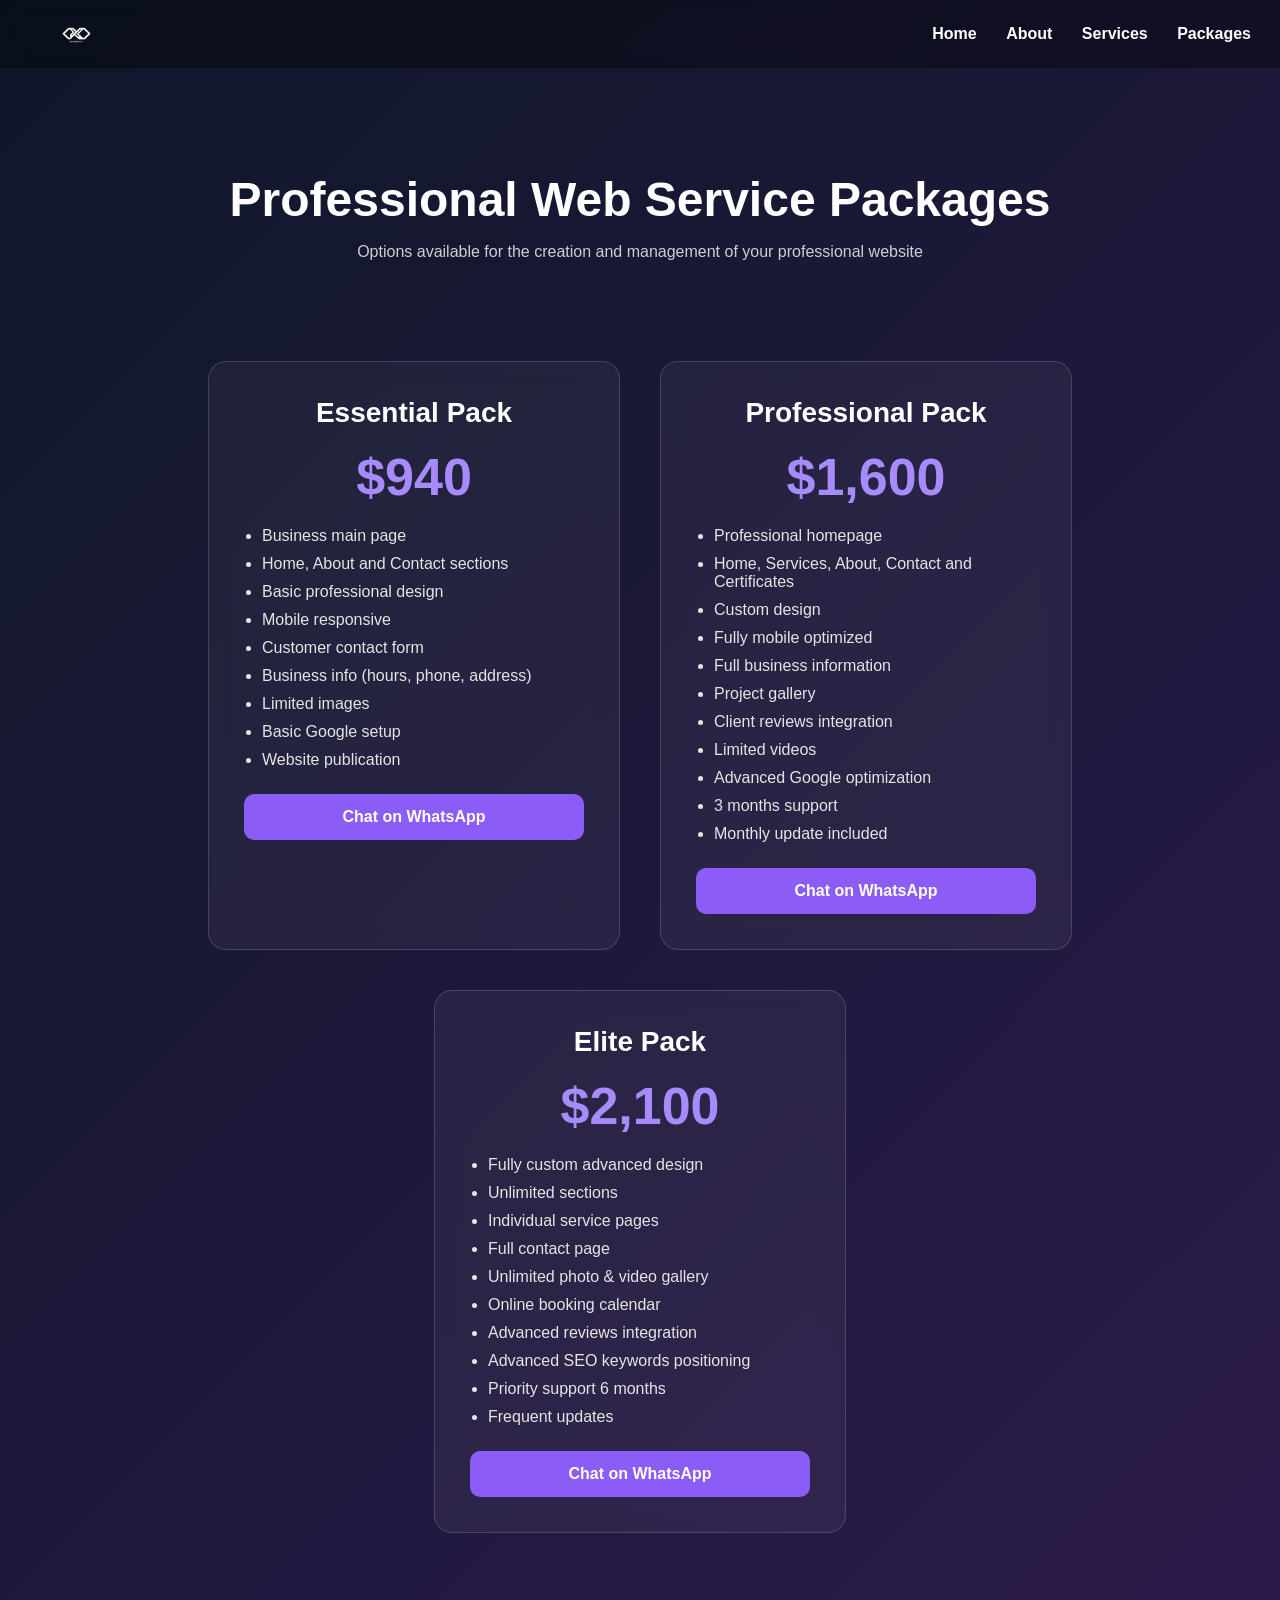
<file: packages.html>
<!DOCTYPE html>
<html>
<head>
<meta charset="UTF-8">
<meta name="viewport" content="width=device-width, initial-scale=1.0">
<title>XAU Studio | Packages</title>

<style>

body{
margin:0;
font-family:Arial, Helvetica, sans-serif;
background: linear-gradient(135deg,#0f172a,#2b1a4a);
color:white;
}

/* NAVBAR */

nav{
position:fixed;
top:0;
left:0;
width:100%;
padding:18px 60px;
display:flex;
justify-content:space-between;
align-items:center;
background:rgba(0,0,0,.35);
backdrop-filter:blur(10px);
z-index:1000;
}

nav a{
color:white;
text-decoration:none;
margin-left:25px;
font-weight:600;
}

.logo{
height:32px;
}

/* HEADER */

.header{
padding-top:140px;
text-align:center;
}

.header h1{
font-size:48px;
margin-bottom:10px;
}

.header p{
color:#cfcfcf;
}

/* CARDS */

.packages{
margin-top:60px;
display:flex;
flex-wrap:wrap;
justify-content:center;
gap:40px;
padding:40px 20px 80px;
}

.card{
width:340px;
background:rgba(255,255,255,.05);
border-radius:18px;
padding:35px;
backdrop-filter:blur(12px);
border:1px solid rgba(255,255,255,.15);
}

.card h2{
text-align:center;
margin:0;
font-size:28px;
}

.price{
font-size:52px;
text-align:center;
margin:18px 0;
font-weight:bold;
color:#a78bfa;
}

.features{
margin-top:20px;
padding-left:18px;
}

.features li{
margin-bottom:10px;
color:#e5e5e5;
}

.cta{
display:block;
text-align:center;
margin-top:25px;
padding:14px;
background:#8b5cf6;
border-radius:10px;
text-decoration:none;
color:white;
font-weight:bold;
}

.cta:hover{
background:#7c3aed;
}

@media(max-width:900px){
.card{
width:90%;
}
.header h1{
font-size:36px;
}
}

</style>
</head>

<body>

<nav>
<img src="logo.png" class="logo">
<div>
<a href="index.html" data-i18n="nav_home"></a>
<a href="index.html#about" data-i18n="nav_about"></a>
<a href="index.html#services" data-i18n="nav_services"></a>
<a href="packages.html" data-i18n="nav_packages"></a>
<a href="index.html#contact" data-i18n="nav_contact"></a>
</div>
</nav>

<div class="header">
<h1 data-i18n="title"></h1>
<p data-i18n="subtitle"></p>
</div>

<section class="packages">

<div class="card">
<h2 data-i18n="essential"></h2>
<div class="price">$940</div>
<ul class="features" id="essentialList"></ul>
<a class="cta" href="https://wa.me/14012889597" target="_blank" data-i18n="whatsapp"></a>
</div>

<div class="card">
<h2 data-i18n="professional"></h2>
<div class="price">$1,600</div>
<ul class="features" id="proList"></ul>
<a class="cta" href="https://wa.me/14012889597" target="_blank" data-i18n="whatsapp"></a>
</div>

<div class="card">
<h2 data-i18n="elite"></h2>
<div class="price">$2,100</div>
<ul class="features" id="eliteList"></ul>
<a class="cta" href="https://wa.me/14012889597" target="_blank" data-i18n="whatsapp"></a>
</div>

</section>

<script>

const translations = {

en:{
nav_home:"Home",
nav_about:"About",
nav_services:"Services",
nav_packages:"Packages",
nav_contact:"Contact",
title:"Professional Web Service Packages",
subtitle:"Options available for the creation and management of your professional website",
essential:"Essential Pack",
professional:"Professional Pack",
elite:"Elite Pack",
whatsapp:"Chat on WhatsApp",

essential_features:[
"Business main page",
"Home, About and Contact sections",
"Basic professional design",
"Mobile responsive",
"Customer contact form",
"Business info (hours, phone, address)",
"Limited images",
"Basic Google setup",
"Website publication"
],

pro_features:[
"Professional homepage",
"Home, Services, About, Contact and Certificates",
"Custom design",
"Fully mobile optimized",
"Full business information",
"Project gallery",
"Client reviews integration",
"Limited videos",
"Advanced Google optimization",
"3 months support",
"Monthly update included"
],

elite_features:[
"Fully custom advanced design",
"Unlimited sections",
"Individual service pages",
"Full contact page",
"Unlimited photo & video gallery",
"Online booking calendar",
"Advanced reviews integration",
"Advanced SEO keywords positioning",
"Priority support 6 months",
"Frequent updates"
]

},

es:{
nav_home:"Inicio",
nav_about:"Nosotros",
nav_services:"Servicios",
nav_packages:"Paquetes",
nav_contact:"Contacto",
title:"Propuesta de Servicios Web Profesionales",
subtitle:"Opciones disponibles para la creación y gestión de su sitio web profesional",
essential:"Paquete Essential",
professional:"Paquete Profesional",
elite:"Paquete Elite",
whatsapp:"Hablar por WhatsApp",

essential_features:[
"Página principal del negocio",
"Secciones Inicio, Sobre Nosotros y Contacto",
"Diseño profesional básico",
"Adaptado a celulares",
"Formulario de contacto",
"Información del negocio",
"Imágenes limitadas",
"Configuración básica en Google",
"Publicación del sitio web"
],

pro_features:[
"Página principal profesional",
"Inicio, Servicios, Sobre Nosotros, Contacto y Certificados",
"Diseño personalizado",
"Optimizado para celulares",
"Información completa del negocio",
"Galería de proyectos",
"Integración de reseñas",
"Videos limitados",
"Optimización avanzada en Google",
"Soporte 3 meses",
"Actualización mensual incluida"
],

elite_features:[
"Diseño avanzado personalizado",
"Secciones ilimitadas",
"Páginas por servicio",
"Página de contacto completa",
"Galería ilimitada",
"Calendario de reservas",
"Integración avanzada de reseñas",
"Posicionamiento SEO avanzado",
"Soporte prioritario 6 meses",
"Actualizaciones frecuentes"
]

}

};

const userLang = navigator.language.startsWith("es") ? "es" : "en";
const t = translations[userLang];

document.querySelectorAll("[data-i18n]").forEach(el=>{
el.innerText = t[el.dataset.i18n];
});

function fillList(id,items){
const ul=document.getElementById(id);
items.forEach(i=>{
const li=document.createElement("li");
li.textContent=i;
ul.appendChild(li);
});
}

fillList("essentialList",t.essential_features);
fillList("proList",t.pro_features);
fillList("eliteList",t.elite_features);

</script>

</body>
</html>
</file>
<file: styles.css>
:root{--bg:#e8ece5;--ink:#111413;--volt:#c8ff1a;--cyan:#00d1ff;--white:#f8faf6;--line:rgba(17,20,19,.12)}*{box-sizing:border-box}html{scroll-behavior:smooth}body{margin:0;background:var(--bg);color:var(--ink);font-family:'DM Sans',sans-serif;overflow-x:hidden}.cursor-glow{position:fixed;width:460px;height:460px;border-radius:50%;background:radial-gradient(circle,rgba(200,255,26,.12),transparent 65%);pointer-events:none;z-index:0;transform:translate(-50%,-50%)}.nav{height:86px;display:flex;align-items:center;justify-content:space-between;padding:0 3.5vw;border-bottom:1px solid var(--line);position:relative;z-index:20;background:rgba(232,236,229,.82);backdrop-filter:blur(18px)}.brand{display:flex;align-items:center;text-decoration:none;color:var(--ink);line-height:.8}.brand-x{width:50px;height:42px;overflow:hidden;display:block}.brand-x img{width:56px;height:56px;object-fit:contain;transform:translate(-3px,-7px)}.brand b{font:700 2rem/1 'Space Grotesk';letter-spacing:.05em}.brand small{display:block;font:600 .56rem/1 'Space Grotesk';letter-spacing:.45em;margin-top:5px}.nav nav{display:flex;gap:2.4rem}.nav nav a,.nav-actions a{text-decoration:none;color:var(--ink);font-size:.95rem}.nav-actions{display:flex;align-items:center;gap:12px}.ghost,.btn{border:1px solid var(--ink);border-radius:10px;padding:14px 20px;background:transparent;font:500 .9rem 'DM Sans';color:var(--ink);text-decoration:none;cursor:pointer}.btn{border-color:var(--volt);background:var(--volt);display:inline-flex;align-items:center;gap:24px;box-shadow:0 8px 30px rgba(200,255,26,.18);transition:.25s}.btn:hover{transform:translateY(-3px);box-shadow:0 14px 40px rgba(200,255,26,.32)}.btn.big{padding:17px 25px;font-size:1rem}.hero{min-height:calc(100vh - 86px);position:relative;display:grid;grid-template-columns:42% 58%;align-items:center;padding:6vh 3.5vw 7vh;overflow:hidden}.hero-lines{position:absolute;inset:0;background:radial-gradient(circle at 60% 45%,rgba(255,255,255,.9),transparent 32%),linear-gradient(115deg,transparent 50%,rgba(255,255,255,.42) 50% 70%,transparent 70%);opacity:.7}.hero-lines:after{content:'X';position:absolute;font:700 65vw/1 'Space Grotesk';color:rgba(255,255,255,.23);right:-7vw;top:-17vw}.hero-copy{position:relative;z-index:2}.eyebrow{font-size:.72rem;letter-spacing:.16em;font-weight:600;margin-bottom:24px}.eyebrow span{display:inline-block;width:32px;height:2px;background:var(--volt);vertical-align:middle;margin-right:10px}.hero h1{font:700 clamp(3.4rem,5.7vw,7.2rem)/.86 'Space Grotesk';letter-spacing:-.07em;margin:0;max-width:790px}.hero h1 em,.cta h2 em{font-style:normal;color:transparent;-webkit-text-stroke:2px var(--ink)}.hero-copy>p{font-size:1.12rem;max-width:440px;line-height:1.5;margin:32px 0}.hero-actions{display:flex;align-items:center;gap:30px}.text-link{color:var(--ink);font-weight:600;text-underline-offset:7px}.trust{font-size:.78rem;margin-top:28px;color:#53605a}.ecosystem{position:relative;height:640px;z-index:3;perspective:1200px}.portal{position:absolute;background:rgba(255,255,255,.67);border:1px solid rgba(255,255,255,.95);box-shadow:0 30px 80px rgba(22,28,24,.12);backdrop-filter:blur(15px);border-radius:22px;transition:transform .2s ease;overflow:hidden}.website-card{width:300px;height:420px;left:5%;top:100px;padding:20px;transform:rotateY(10deg) rotateZ(-2deg)}.crm-card{width:410px;height:470px;right:0;top:55px;background:linear-gradient(145deg,#303534,#111413);color:white;padding:24px;transform:rotateY(-8deg) rotateZ(1deg)}.portal-label{font:.62rem 'Space Grotesk';letter-spacing:.14em;display:flex;justify-content:space-between}.portal-label i{color:#77b000;font-style:normal}.roof-visual{height:105px;margin:18px -20px;background:linear-gradient(145deg,#212724,#6a756d);position:relative;overflow:hidden}.roof-visual span{position:absolute;width:150px;height:90px;background:#303936;transform:rotate(30deg);border:1px solid #818d85}.roof-visual span:nth-child(2){left:90px;top:20px}.roof-visual span:nth-child(3){left:180px;top:-10px}.website-card h3{font:600 1.65rem/1.05 'Space Grotesk';margin:20px 0}.mini-form{display:grid;gap:9px}.mini-form span{border:1px solid var(--line);border-radius:5px;padding:10px;font-size:.65rem;color:#87928b}.mini-form button{background:var(--volt);border:0;padding:11px;border-radius:5px;font-weight:600}.xo-wrap{position:absolute;width:255px;height:255px;left:30%;top:155px;z-index:5;filter:drop-shadow(0 28px 30px rgba(10,15,12,.24));animation:float 4s ease-in-out infinite}.xo{width:100%;height:100%;object-fit:contain}.orbit{position:absolute;inset:-12px;border:1px solid rgba(0,209,255,.25);border-radius:50%;animation:spin 8s linear infinite}.orbit:after{content:'';position:absolute;width:9px;height:9px;background:var(--cyan);border-radius:50%;top:18px;left:25px;box-shadow:0 0 18px var(--cyan)}.signal{position:absolute;z-index:4;width:340px;height:30px;left:43%;top:310px;transform:rotate(-3deg)}.signal:before{content:'';position:absolute;width:100%;top:14px;border-top:1px solid rgba(0,209,255,.5)}.signal b{position:absolute;width:8px;height:8px;border-radius:50%;background:var(--volt);box-shadow:0 0 12px var(--volt);top:10px;animation:flow 2.5s linear infinite}.signal b:nth-child(2){animation-delay:.3s}.signal b:nth-child(3){animation-delay:.6s}.signal b:nth-child(4){animation-delay:.9s}.signal b:nth-child(5){animation-delay:1.2s}.signal b:nth-child(6){animation-delay:1.5s}.signal b:nth-child(7){animation-delay:1.8s}.pipeline-head{display:flex;justify-content:space-between;margin:30px 0 15px}.pipeline-head strong{font:600 1.3rem 'Space Grotesk'}.pipeline-head span{font-size:.7rem;color:#b7c0bb}.pipeline{display:grid;grid-template-columns:repeat(4,1fr);gap:7px}.pipeline>div{height:215px;background:rgba(255,255,255,.05);border-radius:8px;padding:12px 8px;display:flex;flex-direction:column;gap:10px;border:1px solid rgba(255,255,255,.06)}.pipeline small{font-size:.52rem;color:#aeb8b2}.pipeline b{font:600 1.4rem 'Space Grotesk'}.pipeline span{background:#3b4240;border-radius:5px;padding:12px 6px;font-size:.6rem}.pipeline .won{border-color:var(--volt);background:rgba(200,255,26,.08);box-shadow:inset 0 0 30px rgba(200,255,26,.06)}.pipeline .won small,.pipeline .won b{color:var(--volt)}.pipeline .won span{color:var(--volt)}.revenue{margin-top:16px;padding:14px;background:rgba(255,255,255,.06);border-radius:10px}.revenue small{display:block;color:#9ca5a0;font-size:.6rem}.revenue strong{font:600 1.25rem 'Space Grotesk';margin-right:12px}.revenue em{font-style:normal;color:var(--volt);font-size:.7rem}.scroll-note{position:absolute;bottom:18px;left:50%;font-size:.58rem;letter-spacing:.17em}.scroll-note span{margin-left:10px}.marquee{background:var(--ink);color:#dce3dc;overflow:hidden;padding:13px 0;white-space:nowrap;font:500 .73rem 'Space Grotesk';letter-spacing:.2em}.marquee div{display:inline-block;animation:marquee 19s linear infinite}.marquee i{color:var(--volt);font-style:normal;margin:0 13px}.services{display:grid;grid-template-columns:23% 77%;gap:32px;padding:110px 3.5vw}.section-intro span,.journey>div>span,.cta span{font-size:.65rem;letter-spacing:.16em}.section-intro h2,.journey h2{font:600 clamp(2.1rem,3vw,4rem)/.94 'Space Grotesk';letter-spacing:-.055em;margin:28px 0}.section-intro p{font-size:.92rem;line-height:1.5;max-width:260px;color:#58615d}.service-grid{display:grid;grid-template-columns:repeat(4,1fr);gap:12px}.service{min-height:445px;border:1px solid var(--line);background:rgba(255,255,255,.42);border-radius:18px;padding:22px;position:relative;overflow:hidden;transition:transform .18s}.service.dark{background:var(--ink);color:white}.service>span{font-size:.75rem}.service h3{font:600 1.55rem/1.05 'Space Grotesk';margin:20px 0}.web-metric{position:absolute;bottom:20px;left:20px;right:20px;background:#272d2b;border-radius:12px;padding:18px}.web-metric b{font:600 1.8rem 'Space Grotesk';color:var(--volt)}.web-metric small{display:block;color:#87918c;font-size:.55rem;margin:4px 0 15px}.web-metric svg{width:100%}.web-metric polyline{fill:none;stroke:var(--volt);stroke-width:3}.mini-pipe{display:grid;grid-template-columns:repeat(4,1fr);position:absolute;bottom:22px;left:15px;right:15px;height:245px;gap:5px}.mini-pipe div{border:1px solid var(--line);border-radius:9px;padding:12px 7px}.mini-pipe small{font-size:.45rem}.mini-pipe b{display:block;font:600 1.45rem 'Space Grotesk';margin-top:10px}.mini-pipe .active{background:var(--ink);color:var(--volt);border-color:var(--volt)}.automation{position:absolute;left:22px;right:22px;bottom:40px}.automation p{background:white;border:1px solid var(--line);padding:15px 11px;border-radius:8px;font-size:.66rem;margin:0}.automation i{display:block;height:23px;border-left:1px dashed #737d77;margin-left:22px}.roi{position:absolute;bottom:28px;left:22px;right:22px}.roi>div{width:150px;height:150px;margin:auto;border:18px solid #2b302e;border-right-color:var(--volt);border-radius:50%;display:grid;place-content:center;font:600 2rem 'Space Grotesk';text-align:center}.roi>div small{display:block;font:.55rem 'DM Sans'}.roi p{display:flex;justify-content:space-between;margin-top:25px;font-size:.65rem}.roi b{font-size:.9rem}.journey{margin:0 3.5vw 100px;padding:42px;display:grid;grid-template-columns:22% 1fr 17%;align-items:center;border:1px solid var(--line);border-radius:20px;background:rgba(255,255,255,.32)}.journey h2{font-size:2rem;margin-bottom:0}.journey ol{display:grid;grid-template-columns:repeat(4,1fr);list-style:none;padding:0;margin:0}.journey li{position:relative;padding-left:25px}.journey li:not(:last-child):after{content:'→';position:absolute;right:12px;top:36px;color:#738078}.journey li small,.journey li b,.journey li strong{display:block}.journey li small{font-size:.6rem}.journey li b{font-size:.75rem;margin:15px 0 5px}.journey li strong{font:500 1.4rem 'Space Grotesk'}.journey .success strong{color:#70a000}.case-revenue{background:var(--ink);color:white;padding:22px;border-radius:11px}.case-revenue small{display:block;font-size:.5rem}.case-revenue b{font:600 1.5rem 'Space Grotesk';display:block;margin:7px 0}.case-revenue em{color:var(--volt);font-size:.7rem}.cta{margin:0 3.5vw 3.5vw;background:var(--ink);color:white;border-radius:26px;min-height:430px;padding:65px;display:grid;grid-template-columns:190px 1fr auto;align-items:center;overflow:hidden;position:relative}.cta:after{content:'XAU';position:absolute;right:-30px;bottom:-80px;font:700 17rem 'Space Grotesk';color:rgba(255,255,255,.025)}.cta img{width:170px;filter:drop-shadow(0 18px 25px rgba(0,0,0,.4));animation:float 4s ease-in-out infinite}.cta h2{font:600 clamp(2.8rem,4.2vw,5.5rem)/.9 'Space Grotesk';letter-spacing:-.06em;margin:24px 0 18px}.cta h2 em{-webkit-text-stroke-color:white}.cta p{color:#aab3ae}.cta .btn{z-index:2}footer{padding:32px 3.5vw 45px;border-top:1px solid var(--line);display:flex;align-items:center;justify-content:space-between;font-size:.75rem}.footer-brand{transform:scale(.75);transform-origin:left}footer a{color:var(--ink)}.reveal{opacity:0;transform:translateY(28px);transition:opacity .8s ease,transform .8s ease}.reveal.visible{opacity:1;transform:none}@keyframes float{50%{transform:translateY(-18px) rotate(1deg)}}@keyframes spin{to{transform:rotate(360deg)}}@keyframes flow{0%{left:0;opacity:0}10%,90%{opacity:1}100%{left:100%;opacity:0}}@keyframes marquee{to{transform:translateX(-50%)}}@media(max-width:1100px){.nav nav{display:none}.hero{grid-template-columns:1fr;padding-top:80px}.hero-copy{z-index:4}.ecosystem{margin-top:20px}.services{grid-template-columns:1fr}.section-intro p{max-width:520px}.journey{grid-template-columns:1fr;gap:30px}.case-revenue{max-width:240px}.cta{grid-template-columns:140px 1fr}.cta .btn{grid-column:2;margin-top:20px;width:max-content}.cta img{width:130px}}@media(max-width:760px){.nav{padding:0 18px}.nav-actions .ghost{display:none}.nav-actions .btn{padding:12px}.hero{display:block;padding:65px 20px 30px;min-height:auto}.hero h1{font-size:13vw}.ecosystem{height:610px;transform:scale(.76);transform-origin:top left;width:132%;margin-bottom:-130px}.website-card{left:0}.crm-card{right:-5%}.xo-wrap{left:25%}.services{padding:75px 20px}.service-grid{grid-template-columns:1fr}.service{min-height:410px}.journey{margin:0 20px 70px;padding:25px}.journey ol{grid-template-columns:1fr 1fr;gap:30px}.journey li:after{display:none}.cta{margin:0 20px 20px;padding:45px 25px;display:block}.cta img{width:110px;margin-bottom:30px}.cta h2{font-size:12vw}.cta .btn{margin-top:25px}footer{padding:30px 20px;flex-wrap:wrap;gap:20px}.cursor-glow{display:none}}
</file>
<file: core.css>
.hero-chip{position:absolute;z-index:8;display:flex;align-items:center;gap:11px;padding:12px 15px;border:1px solid rgba(255,255,255,.85);border-radius:13px;background:rgba(248,250,246,.78);box-shadow:0 18px 40px rgba(18,25,21,.12);backdrop-filter:blur(14px);animation:chipFloat 4s ease-in-out infinite}.hero-chip i{width:27px;height:27px;border-radius:8px;background:var(--volt);display:grid;place-items:center;font-style:normal}.hero-chip span b,.hero-chip span small{display:block}.hero-chip span b{font-size:.68rem}.hero-chip span small{font-size:.54rem;color:#6b7670;margin-top:3px}.chip-one{left:3%;top:35px}.chip-one i:after{content:'+';font-weight:700}.chip-two{right:3%;bottom:43px;animation-delay:-1.5s}.hero-chip.chip-two i{background:var(--cyan)}
.core-live{padding:110px 3.5vw 120px;background:#111413;color:#f5f8f4;position:relative;overflow:hidden}.core-live:before{content:'';position:absolute;width:800px;height:800px;border-radius:50%;background:radial-gradient(circle,rgba(200,255,26,.09),transparent 65%);right:-220px;top:-240px}.core-heading{display:grid;grid-template-columns:1fr 420px auto;gap:50px;align-items:end;margin-bottom:48px;position:relative}.kicker,.module-title>span,.measure-copy>span{color:var(--volt);font-size:.65rem;letter-spacing:.17em}.core-heading h2{font:600 clamp(3.2rem,5vw,6.3rem)/.86 'Space Grotesk';letter-spacing:-.065em;margin:22px 0 0}.core-heading h2 em{font-style:normal;color:transparent;-webkit-text-stroke:1px #f5f8f4}.core-heading>p{color:#aeb7b2;font-size:1rem;line-height:1.6;margin:0}.live-badge{font-size:.6rem;letter-spacing:.14em;border:1px solid #3a423e;border-radius:100px;padding:12px 16px;white-space:nowrap}.live-badge i,.stage-dot{display:inline-block;width:7px;height:7px;border-radius:50%;background:var(--volt);box-shadow:0 0 12px var(--volt);margin-right:8px;animation:pulse 1.5s infinite}.core-shell{display:grid;grid-template-columns:250px 1fr;min-height:690px;border:1px solid #333a37;border-radius:25px;overflow:hidden;background:#181c1a;box-shadow:0 60px 120px rgba(0,0,0,.3);position:relative}.core-tabs{padding:16px;background:#131715;border-right:1px solid #303633;display:flex;flex-direction:column;gap:5px}.core-tab{appearance:none;border:0;background:transparent;color:#96a09a;text-align:left;border-radius:12px;padding:14px;display:grid;grid-template-columns:32px 1fr;column-gap:9px;cursor:pointer;transition:.25s}.core-tab span{grid-row:1/3;width:30px;height:30px;border:1px solid #3b4440;border-radius:8px;display:grid;place-items:center;font-size:.85rem}.core-tab b{font:500 .8rem 'DM Sans';color:#d8ded9}.core-tab small{font-size:.57rem;margin-top:3px}.core-tab:hover{background:#202622}.core-tab.active{background:var(--volt);color:#324000}.core-tab.active b{color:#111413}.core-tab.active span{background:#111413;color:var(--volt);border-color:#111413}.core-stage{position:relative;overflow:hidden;background:radial-gradient(circle at 60% 40%,#252d29,#151917 65%)}.stage-top{height:60px;border-bottom:1px solid #303633;display:flex;align-items:center;justify-content:space-between;padding:0 22px;font-size:.7rem}.stage-top>div{display:flex;align-items:center}.stage-top>div:last-child{gap:18px;color:#8e9993}.stage-action{border:1px solid #434d48;background:#222825;color:white;border-radius:8px;padding:8px 12px;font-size:.65rem;cursor:pointer}.stage-action:hover{border-color:var(--volt);color:var(--volt)}.core-panel{display:none;position:absolute;inset:60px 0 0;padding:42px;opacity:0;transform:translateY(15px)}.core-panel.active{display:block;animation:panelIn .55s ease forwards}.core-panel[data-view="measurements"]{grid-template-columns:36% 64%;padding:48px 25px 25px 48px}.core-panel[data-view="measurements"].active{display:grid}.measure-copy{position:relative;z-index:5;padding-top:35px}.measure-copy h3,.module-title h3{font:600 clamp(2.1rem,3vw,4rem)/.96 'Space Grotesk';letter-spacing:-.055em;margin:18px 0}.measure-copy h3 em{font-style:normal;color:var(--volt)}.measure-copy p,.module-title p{color:#9ca7a1;line-height:1.55;font-size:.85rem;max-width:460px}.measure-steps{display:flex;align-items:center;margin:32px 0 28px}.measure-steps b{font-size:.6rem;color:#737d77}.measure-steps b.on{color:var(--volt)}.measure-steps i{width:28px;border-top:1px solid #444d48;margin:0 8px}.measure-visual{position:relative;height:560px;display:grid;place-items:center}.measure-visual>img{width:112%;height:100%;object-fit:contain;filter:drop-shadow(0 35px 45px rgba(0,0,0,.28));animation:visualFloat 5s ease-in-out infinite}.scan-line{position:absolute;left:27%;top:25%;height:48%;width:2px;background:linear-gradient(transparent,var(--cyan),transparent);box-shadow:0 0 20px var(--cyan);animation:scan 3s ease-in-out infinite}.metric-pop{position:absolute;background:rgba(21,26,23,.82);border:1px solid #3b4640;border-radius:12px;padding:12px 15px;box-shadow:0 15px 30px rgba(0,0,0,.3);backdrop-filter:blur(10px)}.metric-pop small,.metric-pop b{display:block}.metric-pop small{font-size:.5rem;color:#87928c}.metric-pop b{font:600 1rem 'Space Grotesk';margin-top:4px;color:var(--cyan)}.pop-a{right:5%;top:14%}.pop-b{left:27%;bottom:6%}.xo-chat{position:absolute;z-index:7;top:5%;left:2%;max-width:270px;background:#f8faf6;color:#111413;border-radius:18px 18px 18px 4px;padding:14px 16px 14px 46px;box-shadow:0 18px 45px rgba(0,0,0,.25);min-height:66px}.xo-chat i{position:absolute;left:11px;top:13px;width:27px;height:27px;border-radius:8px;background:#111413;color:var(--volt);display:grid;place-items:center;font:600 .58rem 'Space Grotesk'}.xo-chat p{font:600 .76rem/1.35 'Space Grotesk';margin:0;display:inline}.typing-cursor{display:inline-block;width:2px;height:13px;background:var(--volt);vertical-align:middle;margin-left:2px;animation:blink .7s infinite}.module-title{margin-bottom:35px}.module-title h3{font-size:2.8rem}.estimate-builder{display:grid;grid-template-columns:1fr 270px;background:#f2f5f1;color:#111413;border-radius:18px;overflow:hidden}.estimate-lines{padding:25px}.estimate-lines>div{display:flex;justify-content:space-between;padding:17px;border-bottom:1px solid #d7ddd8;font-size:.78rem}.estimate-lines span small{display:block;color:#7d8982;margin-top:4px}.estimate-total{background:var(--volt);padding:30px;display:flex;flex-direction:column;justify-content:center}.estimate-total span{font-size:.7rem}.estimate-total b{font:600 2rem 'Space Grotesk';margin:9px 0 25px}.estimate-total button,.event button{border:0;background:#111413;color:white;border-radius:8px;padding:12px}.doc-board{display:grid;grid-template-columns:1fr 1fr;gap:25px}.doc-preview{background:#f6f8f5;color:#111413;border-radius:17px;padding:32px;min-height:380px}.doc-preview>span{font-size:.55rem;letter-spacing:.14em}.doc-preview h4{font:600 1.5rem 'Space Grotesk';margin:16px 0 35px}.doc-preview>i{display:block;height:7px;background:#dce1dd;margin:13px 0;border-radius:5px}.doc-preview>i:nth-of-type(2){width:82%}.doc-preview>i:nth-of-type(3){width:65%}.signature{font:italic 1.8rem cursive;color:#40534a;border-bottom:1px solid #aab4ae;margin:70px 0 8px;padding-bottom:8px}.doc-preview small{color:#758079}.doc-list{display:flex;flex-direction:column;gap:10px}.doc-list>div{display:grid;grid-template-columns:36px 1fr auto;gap:12px;align-items:center;background:#232926;border:1px solid #343c38;border-radius:12px;padding:18px}.doc-list i{font-style:normal;width:32px;height:32px;border-radius:8px;background:#303834;display:grid;place-items:center}.doc-list i.signed{background:var(--volt);color:#111}.doc-list b,.doc-list small{display:block}.doc-list b{font-size:.75rem}.doc-list small{font-size:.58rem;color:#8d9892;margin-top:5px}.doc-list em{font-size:.58rem;color:var(--volt);font-style:normal}.doc-list em.pending{color:#ffcf5a}.invoice-grid{display:grid;grid-template-columns:220px 1fr 1.2fr;gap:20px;align-items:stretch}.money-ring{display:grid;place-items:center;background:#202623;border-radius:18px}.money-ring>div{width:155px;height:155px;border:18px solid #363e3a;border-right-color:var(--volt);border-top-color:var(--volt);border-radius:50%;display:grid;place-content:center;text-align:center}.money-ring b{font:600 2rem 'Space Grotesk'}.money-ring small{font-size:.5rem;display:block;color:#89948e}.invoice-stats{display:grid;gap:10px}.invoice-stats>div{background:#202623;border-radius:12px;padding:18px}.invoice-stats small,.invoice-stats b{display:block}.invoice-stats small{font-size:.5rem;color:#839089}.invoice-stats b{font:600 1.4rem 'Space Grotesk';margin-top:6px}.invoice-stats em{font-style:normal;font-size:.6rem;color:var(--volt)}.payment-feed{background:#edf1ed;color:#111413;border-radius:18px;padding:22px}.payment-feed>span{font-size:.55rem;letter-spacing:.14em}.payment-feed p{display:grid;grid-template-columns:25px 1fr auto;align-items:center;font-size:.66rem;border-bottom:1px solid #d5dcd6;padding:16px 0;margin:0}.payment-feed i{font-style:normal;color:#6f9900}.payment-feed em{font-style:normal;color:#5e8200}.calendar-demo{background:#f2f5f1;color:#111413;border-radius:18px;overflow:hidden}.calendar-days{height:75px;background:#e3e8e3;display:grid;grid-template-columns:repeat(5,1fr);align-items:center;text-align:center}.calendar-days b{font-size:.55rem;color:#78837d}.calendar-days em{display:block;font:600 1rem 'Space Grotesk';font-style:normal;margin-top:6px}.calendar-days .today{color:#111}.calendar-days .today em{background:var(--volt);width:32px;height:32px;border-radius:50%;display:grid;place-items:center;margin:5px auto}.schedule{display:grid;grid-template-columns:65px 1fr;gap:9px;padding:18px;align-items:center}.schedule>span{font-size:.6rem;color:#748078}.event{padding:12px 15px;border-left:3px solid #88958e;background:white;border-radius:6px;display:grid;grid-template-columns:1fr auto}.event b,.event small{display:block}.event b{font-size:.72rem}.event small{font-size:.58rem;color:#7c8781;margin-top:4px}.event.cyan{border-color:var(--cyan)}.event.volt{border-color:var(--volt);background:#f8ffe2}.event button{grid-row:1/3;grid-column:2;font-size:.58rem;padding:8px 12px}.project-board{display:grid;grid-template-columns:1fr 1fr 1.1fr;gap:16px}.project-card,.project-map{background:#222825;border:1px solid #343c38;border-radius:16px;padding:22px;min-height:300px}.project-card>span{color:var(--volt);font-size:.52rem;letter-spacing:.12em}.project-card h4{font:600 1.2rem/1.2 'Space Grotesk';margin:18px 0 60px}.progress{height:7px;background:#343d38;border-radius:5px;overflow:hidden;margin-bottom:12px}.progress i{display:block;height:100%;background:var(--volt);border-radius:5px;animation:progress 2s ease}.project-card>small{font-size:.58rem;color:#8e9993}.project-card footer{padding:22px 0 0;margin-top:20px;border-top:1px solid #333a37;font-size:.75rem}.project-card footer em{color:var(--volt);font-style:normal}.project-map{position:relative;overflow:hidden}.map-grid{position:absolute;inset:0;background-image:linear-gradient(#303734 1px,transparent 1px),linear-gradient(90deg,#303734 1px,transparent 1px);background-size:30px 30px;transform:rotate(12deg) scale(1.3)}.pin{position:absolute;width:30px;height:30px;border-radius:50% 50% 50% 0;background:var(--volt);color:#111;display:grid;place-items:center;font-style:normal;transform:rotate(-45deg)}.pin::first-letter{transform:rotate(45deg)}.p1{left:25%;top:28%}.p2{right:25%;top:45%}.p3{left:42%;bottom:24%}.project-map>span{position:absolute;bottom:16px;left:16px;background:#111;padding:8px 12px;border-radius:8px;font-size:.6rem}.flow-builder{display:flex;align-items:center;justify-content:center;flex-wrap:wrap;padding:65px 10px}.flow-node{display:flex;align-items:center;gap:12px;background:#242b27;border:1px solid #3a443f;border-radius:13px;padding:17px;min-width:180px}.flow-node.start{border-color:var(--volt)}.flow-node>i{font-style:normal;width:32px;height:32px;border-radius:8px;background:#343d38;display:grid;place-items:center;color:var(--volt)}.flow-node small,.flow-node b{display:block}.flow-node small{font-size:.48rem;color:#819088}.flow-node b{font-size:.66rem;margin-top:4px}.flow-line{width:55px;border-top:1px dashed #5f6b65;position:relative}.flow-line i{position:absolute;width:7px;height:7px;border-radius:50%;background:var(--volt);top:-4px;animation:flowNode 2s linear infinite}.flow-split{width:100%;display:flex;justify-content:center;gap:20px;margin-top:40px}.flow-split span{padding:13px 18px;border:1px solid #3b4540;border-radius:9px;font-size:.65rem}.feature-rail{display:flex;align-items:center;gap:30px;margin-top:22px;border:1px solid #303733;border-radius:14px;padding:18px 22px}.feature-rail>span{font-size:.55rem;letter-spacing:.14em;color:var(--volt);white-space:nowrap}.feature-rail>div{display:flex;gap:10px;overflow:hidden}.feature-rail b{font-size:.62rem;font-weight:500;white-space:nowrap;border:1px solid #343c38;border-radius:100px;padding:9px 13px}.web-metric polyline{stroke-dasharray:420;stroke-dashoffset:420}.service.visible .live-chart polyline{animation:draw 2.2s .35s ease forwards}
@keyframes chipFloat{50%{transform:translateY(-10px)}}@keyframes panelIn{to{opacity:1;transform:none}}@keyframes visualFloat{50%{transform:translateY(-10px)}}@keyframes scan{0%,100%{transform:translateX(0);opacity:.3}50%{transform:translateX(260px);opacity:1}}@keyframes pulse{50%{opacity:.35;box-shadow:0 0 25px var(--volt)}}@keyframes blink{50%{opacity:0}}@keyframes draw{to{stroke-dashoffset:0}}@keyframes progress{from{width:0}}@keyframes flowNode{from{left:0}to{left:100%}}
@media(max-width:1100px){.core-heading{grid-template-columns:1fr}.core-shell{grid-template-columns:210px 1fr}.core-panel[data-view="measurements"]{grid-template-columns:1fr;padding:30px;overflow:auto}.measure-copy{padding-top:0}.measure-visual{height:390px}.core-heading h2{font-size:4.5rem}.project-board{grid-template-columns:1fr 1fr}.project-map{display:none}.invoice-grid{grid-template-columns:180px 1fr}.payment-feed{grid-column:1/3}.xo-chat{top:0}.hero-chip{display:none}}
@media(max-width:760px){.core-live{padding:75px 20px}.core-heading h2{font-size:13vw}.core-heading>p{font-size:.9rem}.live-badge{width:max-content}.core-shell{display:block;min-height:850px}.core-tabs{height:88px;display:flex;flex-direction:row;overflow-x:auto;border-right:0;border-bottom:1px solid #303633;padding:8px}.core-tab{min-width:145px;padding:10px;grid-template-columns:26px 1fr}.core-tab span{width:25px;height:25px}.core-tab small{display:none}.core-stage{height:762px}.stage-top{height:55px}.stage-action{display:none}.core-panel{inset:55px 0 0;padding:24px;overflow:auto}.core-panel[data-view="measurements"]{padding:24px}.measure-copy h3,.module-title h3{font-size:2.15rem}.measure-visual{height:360px}.measure-visual>img{width:140%}.xo-chat{left:0;top:0;max-width:230px}.metric-pop{display:none}.doc-board{grid-template-columns:1fr}.doc-preview{min-height:320px}.invoice-grid{display:block}.money-ring,.invoice-stats,.payment-feed{margin-bottom:12px}.money-ring{padding:25px}.calendar-days{grid-template-columns:repeat(5,1fr)}.schedule{grid-template-columns:45px 1fr}.project-board{grid-template-columns:1fr}.flow-builder{display:block;padding:10px}.flow-node{margin:0}.flow-line{height:35px;width:1px;border-left:1px dashed #5f6b65;border-top:0;margin-left:30px}.flow-line i{animation:none}.flow-split{display:grid;gap:8px;margin-top:25px}.feature-rail{display:block}.feature-rail>div{margin-top:12px}.feature-rail b{display:inline-block;margin:4px 2px}}

/* Measurements visual v2: real transparency + XØ AI conversation */
.measure-visual{isolation:isolate;border-radius:20px;overflow:hidden;background:radial-gradient(circle at 54% 48%,rgba(0,209,255,.09),transparent 33%),linear-gradient(145deg,rgba(255,255,255,.025),rgba(255,255,255,0))}.measure-visual:before{content:'';position:absolute;inset:0;z-index:-1;opacity:.16;background-image:linear-gradient(rgba(0,209,255,.16) 1px,transparent 1px),linear-gradient(90deg,rgba(0,209,255,.16) 1px,transparent 1px);background-size:42px 42px;mask-image:radial-gradient(circle at center,#000,transparent 75%)}.measure-visual>img{width:98%;height:88%;margin-top:52px;object-fit:contain;object-position:center;filter:drop-shadow(0 34px 38px rgba(0,0,0,.38));animation:visualFloat 5s ease-in-out infinite}.xo-chat{top:18px;left:30px;max-width:330px;min-height:0;padding:0;border:1px solid rgba(200,255,26,.38);border-radius:18px;background:rgba(20,25,22,.9);color:#f7faf6;box-shadow:0 24px 65px rgba(0,0,0,.42),0 0 35px rgba(200,255,26,.08);backdrop-filter:blur(22px);overflow:visible}.xo-chat:after{content:'';position:absolute;left:54px;bottom:-10px;width:19px;height:19px;background:#171c19;border-right:1px solid rgba(200,255,26,.38);border-bottom:1px solid rgba(200,255,26,.38);transform:rotate(45deg)}.chat-head{display:grid;grid-template-columns:38px 1fr auto;gap:10px;align-items:center;padding:12px 14px;border-bottom:1px solid rgba(255,255,255,.09)}.chat-head>span{width:38px;height:38px;border-radius:11px;background:linear-gradient(145deg,#303833,#101311);overflow:hidden;border:1px solid #3e4943}.chat-head>span img{width:100%;height:100%;object-fit:contain}.chat-head b,.chat-head small{display:block}.chat-head b{font:600 .76rem 'Space Grotesk';color:var(--volt)}.chat-head small{font-size:.56rem;color:#919d96;margin-top:3px}.chat-head em{font-style:normal;font-size:.48rem;letter-spacing:.12em;color:#aeb9b2;border:1px solid #3d4842;border-radius:100px;padding:6px 8px}.chat-head em i{position:static;display:inline-block;width:6px;height:6px;border-radius:50%;background:var(--volt);box-shadow:0 0 10px var(--volt);margin-right:5px}.chat-message{padding:15px 15px 13px;min-height:65px}.xo-chat .chat-message p{font:600 .88rem/1.45 'Space Grotesk';margin:0;letter-spacing:-.015em}.chat-actions{border-top:1px solid rgba(255,255,255,.08);padding:10px 12px;display:flex;align-items:center;justify-content:space-between}.chat-actions button{border:0;border-radius:8px;padding:8px 10px;background:var(--volt);color:#111;font:600 .58rem 'DM Sans';cursor:pointer}.chat-actions>span{font-size:.53rem;color:#9ca8a1}.chat-actions>span b{color:var(--cyan);margin-left:5px}.scan-line{left:18%;top:23%;height:55%}.pop-a{right:3%;top:20%}.pop-b{left:42%;bottom:3%}
@media(max-width:760px){.measure-visual{height:405px;margin-top:12px}.measure-visual>img{width:112%;height:82%;margin-top:76px}.xo-chat{left:8px;right:8px;top:5px;max-width:none}.chat-head{padding:9px 11px}.chat-head>span{width:32px;height:32px}.chat-actions{display:none}.xo-chat .chat-message p{font-size:.72rem}.scan-line{display:none}}
.metric-pop{opacity:0;transform:translateY(9px) scale(.94);transition:.45s cubic-bezier(.2,.8,.2,1)}.measure-visual.scanning .metric-pop{opacity:1;transform:none}.measure-visual.scanning .pop-b{transition-delay:.35s}.measure-visual.scanning .pop-c{transition-delay:.7s}.measure-visual.scanning .pop-d{transition-delay:1.05s}.pop-c{left:12%;bottom:16%}.pop-d{right:16%;bottom:10%}.scan-progress{position:absolute;left:26%;right:13%;bottom:3%;height:4px;background:#303936;border-radius:10px;opacity:0;transition:.3s}.scan-progress i{display:block;height:100%;width:0;background:linear-gradient(90deg,var(--cyan),var(--volt));box-shadow:0 0 14px var(--cyan);border-radius:10px}.scan-progress span{position:absolute;left:0;top:10px;font-size:.46rem;letter-spacing:.13em;color:#718079}.measure-visual.scanning .scan-progress{opacity:1}.measure-visual.scanning .scan-progress i{animation:scanProgress 4.2s ease forwards}.measure-visual.scanning .scan-line{animation:scanFast 1.35s ease-in-out 3}.measure-steps b.done{color:var(--volt)}.measure-steps b.done:before{content:'✓ ';}.chat-scan.running{background:var(--cyan)}.scan-status b{display:inline-block}.measure-visual.scanning .scan-status b{animation:arrowMove .7s ease-in-out infinite alternate}@keyframes scanProgress{to{width:100%}}@keyframes scanFast{0%,100%{transform:translateX(0);opacity:.2}50%{transform:translateX(300px);opacity:1}}@keyframes arrowMove{to{transform:translateX(5px)}}
@media(max-width:760px){.pop-c,.pop-d,.scan-progress{display:none}}
</file>
<file: sales.css>
/* XAU Core V4 — live product moments */
.native-measure{display:block!important;position:relative;height:560px;background:radial-gradient(circle at 50% 45%,rgba(0,209,255,.12),transparent 36%),linear-gradient(145deg,#1d2421,#121715)!important}.native-measure .measure-xo{position:absolute;width:210px!important;height:210px!important;object-fit:contain!important;left:0;bottom:5px;margin:0!important;z-index:6;animation:visualFloat 5s ease-in-out infinite!important;filter:drop-shadow(0 25px 35px rgba(0,0,0,.45))!important}.roof-blueprint{position:absolute;left:145px;right:238px;top:78px;bottom:48px;border:1px solid rgba(0,209,255,.22);border-radius:18px;background:rgba(6,23,24,.58);box-shadow:inset 0 0 50px rgba(0,209,255,.04);overflow:hidden}.blueprint-head{height:42px;display:flex;align-items:center;justify-content:space-between;padding:0 14px;border-bottom:1px solid rgba(0,209,255,.16);font-size:.48rem;letter-spacing:.12em;color:#89a5a2}.blueprint-head b{color:var(--cyan)}.roof-blueprint svg{width:100%;height:calc(100% - 42px)}.roof-grid path{fill:none;stroke:rgba(0,209,255,.11);stroke-width:1}.roof-lines path{fill:rgba(0,209,255,.05);stroke:var(--cyan);stroke-width:2;stroke-dasharray:1200;stroke-dashoffset:1200}.native-measure.scanning .roof-lines path{animation:blueprintDraw 2.2s ease forwards}.dimension-lines path{fill:none;stroke:var(--volt);stroke-width:1;stroke-dasharray:5 5;opacity:0}.dimension-lines text{fill:var(--volt);font:10px 'DM Sans';opacity:0}.native-measure.scanning .dimension-lines path,.native-measure.scanning .dimension-lines text{animation:dimensionIn .5s 1.8s ease forwards}.scan-dot{fill:var(--volt);filter:drop-shadow(0 0 10px var(--volt));opacity:0}.native-measure.scanning .scan-dot{animation:dotPulse 1s 1.2s infinite}.blueprint-total{position:absolute;right:14px;bottom:14px;padding:10px 12px;border-radius:9px;background:#111915;border:1px solid rgba(200,255,26,.25)}.blueprint-total small,.blueprint-total b{display:block}.blueprint-total small{font-size:.43rem;color:#7f9187}.blueprint-total b{font:600 1rem 'Space Grotesk';color:var(--volt);margin-top:3px}.estimate-preview{position:absolute;right:14px;top:96px;width:220px;background:#f3f7f4;color:#111;border-radius:16px;padding:17px;box-shadow:0 25px 60px rgba(0,0,0,.32);transform:rotateY(-7deg);z-index:4}.estimate-preview>div{display:flex;justify-content:space-between;font-size:.48rem;letter-spacing:.1em}.estimate-preview>div em{font-style:normal;color:#5a8200}.estimate-preview h4{font:600 1.15rem 'Space Grotesk';margin:16px 0}.estimate-preview p{display:flex;justify-content:space-between;margin:0;padding:10px 0;border-bottom:1px solid #dbe2dc;font-size:.55rem}.estimate-preview footer{display:flex;justify-content:space-between;padding:15px 0 0;border:0;font-size:.55rem}.estimate-preview footer b{font:600 1.15rem 'Space Grotesk'}.data-stream{position:absolute;left:-70px;top:52%;width:75px;height:20px}.data-stream:before{content:'';position:absolute;top:9px;width:100%;border-top:1px solid rgba(200,255,26,.45)}.data-stream b{position:absolute;width:6px;height:6px;border-radius:50%;top:6px;background:var(--volt);opacity:0}.native-measure.scanning .data-stream b{animation:dataFly 1.8s 2.3s linear infinite}.data-stream b:nth-child(2){animation-delay:2.6s!important}.data-stream b:nth-child(3){animation-delay:2.9s!important}.data-stream b:nth-child(4){animation-delay:3.2s!important}.native-measure .xo-chat{left:18px;top:18px;z-index:8;transform:scale(.9);transform-origin:top left}.native-measure .pop-b{left:43%;bottom:4%;z-index:8}.native-measure .pop-d{right:5%;bottom:7%;z-index:8}.native-measure .scan-progress{left:29%;right:28%;bottom:21px}
.live-estimate .estimate-lines>div{position:relative;opacity:.24;transform:translateX(-15px);transition:.45s}.core-panel.action-running .live-estimate .estimate-lines>div{opacity:1;transform:none}.core-panel.action-running .live-estimate .estimate-lines>div:nth-child(2){transition-delay:.35s}.core-panel.action-running .live-estimate .estimate-lines>div:nth-child(3){transition-delay:.7s}.core-panel.action-running .live-estimate .estimate-lines>div:nth-child(4){transition-delay:1.05s}.live-estimate .estimate-lines i{font-style:normal;color:#71a000;opacity:0}.core-panel.action-running .live-estimate .estimate-lines i{opacity:1}.estimate-total small{font-size:.56rem;margin:-15px 0 22px}.estimate-total small strong{font-size:.75rem}.send-estimate.sent{background:#143128;color:var(--volt)}.live-caption{display:flex;gap:9px;align-items:center;margin-top:15px;font-size:.62rem;color:#8e9b94}.live-caption i,.payment-feed>span i{width:7px;height:7px;border-radius:50%;background:var(--volt);box-shadow:0 0 12px var(--volt);animation:pulse 1.5s infinite}.signature-svg{width:100%;height:88px;margin-top:42px;border-bottom:1px solid #aab4ae}.signature-svg path{fill:none;stroke:#344e42;stroke-width:3;stroke-linecap:round;stroke-dasharray:600;stroke-dashoffset:600}.core-panel.signing .signature-svg path{animation:signDraw 2.2s ease forwards}.sign-demo,.payment-demo,.calendar-book,.advance-project,.automation-run{border:0;border-radius:9px;background:var(--volt);color:#111;padding:12px 15px;font:600 .66rem 'DM Sans';cursor:pointer;transition:.2s}.sign-demo:hover,.payment-demo:hover,.calendar-book:hover,.advance-project:hover,.automation-run:hover{transform:translateY(-2px);box-shadow:0 10px 25px rgba(200,255,26,.18)}.doc-list .sign-demo{width:100%;margin-top:6px}.pending-doc.complete{border-color:rgba(200,255,26,.45)}.pending-doc.complete>i{background:var(--volt);color:#111}.incoming-payment{opacity:0;transform:translateY(-10px);background:rgba(200,255,26,.12)}.core-panel.payment-live .incoming-payment{animation:paymentIn .5s ease forwards}.payment-demo{width:100%}.payment-feed>span{display:flex;align-items:center;gap:8px}.calendar-book{margin:0 18px 18px}.demo-event.booked{animation:eventFlash 1s ease}.advance-project{width:100%;margin-top:18px}.flow-builder{position:relative}.automation-run{position:absolute;bottom:0;left:50%;transform:translateX(-50%)}.automation-run:hover{transform:translateX(-50%) translateY(-2px)}.core-panel.flow-live .flow-node{animation:nodeFlash .7s ease}.core-panel.flow-live .flow-node:nth-of-type(3){animation-delay:.8s}.core-panel.flow-live .flow-node:nth-of-type(5){animation-delay:1.6s}
.why-core{padding:120px 3.5vw;background:var(--bg)}.why-heading{display:grid;grid-template-columns:1fr 420px;gap:50px;align-items:end;margin-bottom:55px}.why-heading>span,.everything>div>span,.demo-copy>span{grid-column:1/-1;font-size:.65rem;letter-spacing:.16em;color:#648400}.why-heading h2{font:600 clamp(3rem,5.2vw,6.4rem)/.88 'Space Grotesk';letter-spacing:-.065em;margin:15px 0 0}.why-heading h2 em{font-style:normal;color:transparent;-webkit-text-stroke:1.5px var(--ink)}.why-heading p{font-size:1rem;line-height:1.55;color:#5c6862}.outcome-grid{display:grid;grid-template-columns:repeat(3,1fr);gap:14px}.outcome{min-height:380px;border:1px solid var(--line);background:rgba(255,255,255,.4);border-radius:20px;padding:28px;position:relative}.outcome>span{font-size:.65rem}.outcome-icon{width:62px;height:62px;border-radius:18px;background:var(--ink);color:var(--volt);display:grid;place-items:center;font:600 1.5rem 'Space Grotesk';margin:55px 0 25px}.outcome h3{font:600 1.8rem/1.05 'Space Grotesk';letter-spacing:-.04em;max-width:310px}.outcome p{color:#69736e;font-size:.85rem;line-height:1.55;max-width:360px}.outcome>b{position:absolute;left:28px;bottom:25px;font-size:.65rem;color:#688b00}.everything{margin:0 3.5vw 120px;background:var(--ink);color:white;border-radius:25px;padding:65px;display:grid;grid-template-columns:42% 1fr;gap:70px}.everything h2{font:600 clamp(2.5rem,4vw,5rem)/.92 'Space Grotesk';letter-spacing:-.055em;margin:22px 0}.everything-list{display:grid;grid-template-columns:1fr 1fr;gap:0 32px}.everything-list span{display:flex;justify-content:space-between;border-bottom:1px solid #333a37;padding:17px 0;font-size:.8rem}.everything-list i{font-style:normal;color:var(--volt)}
.book-demo{margin:0 3.5vw 120px;padding:80px;background:linear-gradient(135deg,var(--volt),#a8dc00);border-radius:28px;display:grid;grid-template-columns:42% 1fr;gap:80px;position:relative;overflow:hidden}.book-demo:after{content:'X';position:absolute;left:-65px;bottom:-170px;font:700 25rem 'Space Grotesk';color:rgba(255,255,255,.14);pointer-events:none}.demo-copy,.booking-card{position:relative;z-index:2}.demo-copy>span{color:#334300}.demo-copy h2{font:600 clamp(3.2rem,5vw,6rem)/.88 'Space Grotesk';letter-spacing:-.065em;margin:20px 0}.demo-copy h2 em{font-style:normal;color:transparent;-webkit-text-stroke:1.5px var(--ink)}.demo-copy p{max-width:480px;line-height:1.55}.demo-copy ul{list-style:none;padding:0;margin-top:30px}.demo-copy li{padding:9px 0;font-size:.8rem}.demo-copy li:before{content:'✓';margin-right:10px;font-weight:700}.booking-card{background:#f7faf6;border-radius:22px;padding:28px;box-shadow:0 35px 80px rgba(27,39,17,.2)}.booking-head{display:flex;justify-content:space-between}.booking-head small{font-size:.55rem;color:#768078}.booking-head h3{font:600 1.8rem 'Space Grotesk';margin:8px 0}.booking-head>span{height:max-content;background:#111;color:var(--volt);border-radius:100px;padding:8px 11px;font-size:.55rem}.date-row,.time-row{display:grid;grid-template-columns:repeat(4,1fr);gap:8px;margin:20px 0}.date-choice,.time-choice{border:1px solid #d5ddd6;background:white;border-radius:10px;padding:13px;cursor:pointer}.date-choice small,.date-choice b{display:block}.date-choice small{font-size:.5rem}.date-choice b{font:600 1.2rem 'Space Grotesk';margin-top:4px}.date-choice.active,.time-choice.active{background:var(--ink);color:white;border-color:var(--ink)}.booking-form{display:grid;grid-template-columns:1fr 1fr;gap:8px}.booking-form input{border:1px solid #d5ddd6;border-radius:10px;padding:14px;font:inherit;min-width:0}.booking-form button{grid-column:1/-1;border:0;border-radius:10px;background:var(--ink);color:white;padding:16px;display:flex;justify-content:space-between;font-weight:600;cursor:pointer}.booking-success{display:none;align-items:center;gap:13px;background:#e7f8b3;border-radius:12px;padding:15px;margin-top:12px}.booking-success.show{display:flex;animation:paymentIn .45s ease}.booking-success>i{font-style:normal;width:32px;height:32px;border-radius:50%;background:#111;color:var(--volt);display:grid;place-items:center}.booking-success b,.booking-success small{display:block}.booking-success small{font-size:.62rem;margin-top:4px;color:#5f6c62}
@keyframes blueprintDraw{to{stroke-dashoffset:0}}@keyframes dimensionIn{to{opacity:1}}@keyframes dotPulse{50%{r:14;opacity:1}}@keyframes dataFly{0%{left:0;opacity:0}20%,80%{opacity:1}100%{left:70px;opacity:0}}@keyframes signDraw{to{stroke-dashoffset:0}}@keyframes paymentIn{to{opacity:1;transform:none}}@keyframes eventFlash{50%{box-shadow:0 0 0 5px rgba(200,255,26,.25)}}@keyframes nodeFlash{50%{border-color:var(--volt);box-shadow:0 0 28px rgba(200,255,26,.2)}}
@media(max-width:1100px){.native-measure .measure-xo{width:150px!important;height:150px!important}.roof-blueprint{left:90px;right:185px}.estimate-preview{width:175px}.why-heading{grid-template-columns:1fr}.book-demo{grid-template-columns:1fr;padding:55px}.everything{grid-template-columns:1fr}.core-panel[data-view="measurements"].active{display:block}}
@media(max-width:760px){.native-measure{height:440px}.native-measure .measure-xo{width:115px!important;height:115px!important;left:-4px;bottom:35px}.roof-blueprint{left:45px;right:8px;top:105px;bottom:55px}.estimate-preview{display:none}.blueprint-head b{display:none}.native-measure .xo-chat{left:8px;right:8px;transform:none}.native-measure .pop-b,.native-measure .pop-d{display:none}.why-core{padding:75px 20px}.why-heading h2{font-size:12vw}.outcome-grid{grid-template-columns:1fr}.everything{margin:0 20px 75px;padding:35px 25px}.everything-list{grid-template-columns:1fr}.book-demo{margin:0 20px 75px;padding:42px 22px;display:block}.demo-copy h2{font-size:13vw}.booking-card{margin-top:35px;padding:20px}.date-row,.time-row{grid-template-columns:1fr 1fr}.booking-form{grid-template-columns:1fr}.booking-form button{grid-column:auto}}
</file>
<file: polish.css>
/* XAU Prime refinement — collision-free responsive layouts */
.ecosystem{display:grid;grid-template-columns:minmax(210px,300px) 145px minmax(320px,410px);align-items:center;justify-content:end;gap:14px;padding-top:38px}
.ecosystem .portal,.ecosystem .xo-wrap,.ecosystem .signal{position:relative;inset:auto;right:auto;left:auto;top:auto;bottom:auto}
.website-card{grid-column:1;width:100%;height:420px;transform:rotateY(6deg) rotateZ(-1deg)}
.xo-wrap{grid-column:2;width:142px;height:142px;z-index:7;justify-self:center;filter:drop-shadow(0 24px 28px rgba(10,15,12,.25));animation:float 4s ease-in-out infinite}
.signal{position:absolute!important;left:31%!important;right:23%!important;top:52%!important;width:auto!important;transform:none!important;z-index:3}
.crm-card{grid-column:3;width:100%;height:470px;transform:rotateY(-5deg) rotateZ(.5deg)}
.chip-one{left:8%;top:20px}.chip-two{right:1%;bottom:35px}

/* readable service cards at desktop and narrower laptop widths */
.service h3{font-size:clamp(1.35rem,1.55vw,1.75rem)}
.mini-pipe{grid-template-columns:repeat(4,minmax(0,1fr))}
.mini-pipe div{min-width:0;padding:12px 5px}.mini-pipe small{font-size:.42rem;word-break:break-word}.mini-pipe b{font-size:1.25rem}

/* selected work */
.portfolio{padding:120px 3.5vw;background:#dfe5dc;position:relative;overflow:hidden}
.portfolio:before{content:'XAU';position:absolute;right:-3vw;top:-7vw;font:700 24vw/1 'Space Grotesk';color:rgba(255,255,255,.25);pointer-events:none}
.portfolio-heading{display:grid;grid-template-columns:1fr 420px;gap:40px;align-items:end;position:relative;z-index:1;margin-bottom:58px}
.portfolio-heading>span{grid-column:1/-1;font-size:.65rem;letter-spacing:.17em;color:#587500}
.portfolio-heading h2{font:600 clamp(3.4rem,5.7vw,7rem)/.86 'Space Grotesk';letter-spacing:-.07em;margin:0}
.portfolio-heading h2 em{font-style:normal;color:transparent;-webkit-text-stroke:1.5px var(--ink)}
.portfolio-heading p{font-size:1rem;line-height:1.6;color:#56615b;margin:0}
.portfolio-list{display:grid;gap:26px;position:relative;z-index:1}
.project-showcase{min-height:610px;border:1px solid rgba(17,20,19,.12);background:rgba(248,250,246,.68);border-radius:26px;padding:42px;display:grid;grid-template-columns:28% 1fr;gap:44px;align-items:center;overflow:hidden;box-shadow:0 28px 70px rgba(18,24,20,.07)}
.project-showcase:nth-child(even){background:#111413;color:white}.project-showcase:nth-child(even) .project-meta p{color:#aab4ae}.project-showcase:nth-child(even) .project-meta a{color:white;border-color:#3c4541}
.project-meta{align-self:stretch;display:flex;flex-direction:column;justify-content:center}
.project-meta>span{font-size:.62rem;letter-spacing:.15em;color:#668800}
.project-meta h3{font:600 clamp(2rem,3vw,3.8rem)/.95 'Space Grotesk';letter-spacing:-.055em;margin:22px 0}
.project-meta p{font-size:.92rem;line-height:1.6;color:#5f6a64;margin:0 0 34px;max-width:360px}
.project-meta a{width:max-content;text-decoration:none;color:var(--ink);font-weight:600;font-size:.8rem;padding-bottom:8px;border-bottom:1px solid #8a958f}.project-meta a b{color:#78a000;margin-left:10px}
.device-scene{min-width:0;height:500px;position:relative;display:flex;align-items:center;justify-content:center}
.desktop-device{width:min(92%,880px);height:450px;border:10px solid #202522;border-radius:18px;background:#202522;overflow:hidden;box-shadow:0 35px 70px rgba(9,13,10,.24);position:relative}
.browser-bar{height:31px;background:#202522;color:#aab3ad;display:flex;align-items:center;gap:6px;padding:0 10px;font-size:.52rem}.browser-bar i{width:7px;height:7px;border-radius:50%;background:#53605a}.browser-bar i:first-child{background:var(--volt)}.browser-bar span{margin-left:8px;overflow:hidden;text-overflow:ellipsis;white-space:nowrap}
.desktop-device iframe{border:0;width:1440px;height:900px;transform:scale(.54);transform-origin:top left;background:white;pointer-events:none}
.phone-device{position:absolute;right:0;bottom:0;width:180px;height:365px;border:8px solid #171b19;border-radius:29px;background:#171b19;overflow:hidden;box-shadow:0 30px 65px rgba(5,8,6,.38);z-index:3}
.phone-island{position:absolute;z-index:4;top:7px;left:50%;transform:translateX(-50%);width:55px;height:13px;border-radius:20px;background:#111}
.phone-device iframe{border:0;width:390px;height:844px;transform:scale(.42);transform-origin:top left;background:white;pointer-events:none}

/* XØ stays present without covering the UI */
.native-measure{display:grid!important;grid-template-columns:minmax(0,1fr) 220px;grid-template-rows:1fr auto;gap:14px;padding:18px!important;height:560px!important;overflow:hidden!important}
.native-measure .measure-xo{position:absolute!important;width:84px!important;height:84px!important;left:16px!important;bottom:14px!important;z-index:7!important;margin:0!important}
.roof-blueprint{position:relative;inset:auto;grid-column:1;grid-row:1;height:auto;min-width:0;border-radius:16px}
.estimate-preview{position:relative;inset:auto;right:auto;top:auto;grid-column:2;grid-row:1;width:auto;height:max-content;transform:none;margin-top:60px;z-index:4}
.native-measure .xo-chat{position:relative;inset:auto;left:auto;top:auto;grid-column:1/-1;grid-row:2;max-width:none;transform:none;display:grid;grid-template-columns:190px 1fr auto;align-items:center;border-radius:14px;padding:0;z-index:8}
.native-measure .xo-chat:after{display:none}.native-measure .chat-head{border-bottom:0;border-right:1px solid rgba(255,255,255,.09)}.native-measure .chat-message{min-height:0}.native-measure .chat-actions{border-top:0;border-left:1px solid rgba(255,255,255,.08);min-width:190px}
.native-measure .pop-b{left:auto;right:240px;bottom:104px}.native-measure .pop-d{right:22px;bottom:104px}.native-measure .scan-progress{left:125px;right:250px;bottom:112px}

/* richer footer */
.site-footer{display:block;padding:0;background:#0e1110;color:white;border-top:0;font-size:inherit}
.footer-main{padding:72px 3.5vw 58px;display:grid;grid-template-columns:2fr 1fr 1fr 1.45fr;gap:55px;border-bottom:1px solid #2d3431}
.footer-intro p{max-width:350px;color:#909b95;font-size:.85rem;line-height:1.6;margin:24px 0 0}.site-footer .brand{color:white}.site-footer .footer-brand{transform:none}.footer-column,.footer-contact{display:flex;flex-direction:column;align-items:flex-start;gap:12px}.footer-column>span,.footer-contact>span{color:var(--volt);font-size:.58rem;letter-spacing:.16em;margin-bottom:10px}.footer-column a{color:#c5ccc7;text-decoration:none;font-size:.82rem}.footer-column a:hover{color:var(--volt)}.footer-contact>a{color:white;text-decoration:none;font:600 1.25rem 'Space Grotesk';border-bottom:1px solid #46504b;padding-bottom:8px}.footer-contact p{color:#7d8982;font-size:.72rem}.footer-bottom{padding:22px 3.5vw 28px;display:flex;justify-content:space-between;gap:25px;color:#6f7b74;font-size:.68rem}.footer-bottom a{color:#aab3ae;text-decoration:none}

@media(max-width:1350px){
  .hero{grid-template-columns:43% 57%}.ecosystem{grid-template-columns:220px 105px minmax(300px,1fr)}.xo-wrap{width:105px;height:105px}.crm-card{height:450px}.service-grid{grid-template-columns:1fr 1fr}.service{min-height:410px}.services{grid-template-columns:28% 72%}.project-showcase{grid-template-columns:32% 1fr}.desktop-device{width:96%}.footer-main{grid-template-columns:1.6fr 1fr 1fr}.footer-contact{grid-column:1/-1;border-top:1px solid #2d3431;padding-top:28px}
}
@media(max-width:1100px){
  .hero{display:grid;grid-template-columns:1fr}.ecosystem{width:100%;height:560px;grid-template-columns:minmax(220px,300px) 120px minmax(330px,430px);justify-content:center;transform:none;margin:20px 0 0}.services{grid-template-columns:1fr}.portfolio-heading{grid-template-columns:1fr}.project-showcase{grid-template-columns:1fr;padding:34px}.project-meta{display:grid;grid-template-columns:1fr 1fr;column-gap:30px}.project-meta>span,.project-meta h3{grid-column:1/-1}.project-meta p{margin-bottom:0}.project-meta a{align-self:end}.device-scene{height:480px}.native-measure{grid-template-columns:1fr 190px!important}.native-measure .xo-chat{grid-template-columns:170px 1fr}.native-measure .chat-actions{display:none}.footer-main{grid-template-columns:1.4fr 1fr 1fr}
}
@media(max-width:760px){
  .nav{height:74px}.brand-x{width:40px;height:36px}.brand-x img{width:46px;height:46px}.brand b{font-size:1.55rem}.brand small{font-size:.45rem}.nav-actions .btn{font-size:.72rem;padding:11px 12px;gap:8px}
  .hero-actions{align-items:flex-start;flex-direction:column;gap:20px}.hero-copy>p{font-size:1rem}.trust{line-height:1.4}
  .ecosystem{height:570px;width:100%;display:block;transform:none;margin:28px 0 0;padding:0}.website-card{position:absolute!important;width:58%;height:315px;left:0!important;top:45px!important;transform:rotate(-2deg)}.crm-card{position:absolute!important;width:68%;height:360px;right:0!important;top:155px!important;transform:rotate(1.5deg);padding:16px}.crm-card .pipeline{gap:4px}.pipeline>div{height:158px;padding:8px 5px}.pipeline span{padding:7px 3px}.revenue{padding:10px}.xo-wrap{position:absolute!important;width:82px;height:82px;left:44%!important;top:112px!important}.signal{display:none}.chip-one{left:2%;top:0}.chip-two{right:0;bottom:2px}.hero-chip{display:flex;padding:9px 10px}.hero-chip span b{font-size:.57rem}.hero-chip span small{font-size:.48rem}
  .services{padding-left:18px;padding-right:18px}.service-grid{grid-template-columns:1fr}.service{min-height:390px}.mini-pipe{height:210px}.section-intro h2{font-size:11vw}
  .portfolio{padding:78px 18px}.portfolio-heading h2{font-size:13vw}.project-showcase{padding:24px 18px;min-height:auto;gap:30px}.project-meta{display:block}.project-meta p{margin-bottom:24px}.device-scene{height:360px}.desktop-device{width:96%;height:292px;border-width:6px;border-radius:12px}.desktop-device iframe{width:1440px;height:1250px;transform:scale(.22)}.browser-bar{height:24px}.phone-device{width:112px;height:228px;border-width:5px;border-radius:21px;right:-2px}.phone-device iframe{transform:scale(.255)}.phone-island{width:36px;height:8px;top:5px}
  .core-live{padding-left:16px;padding-right:16px}.core-shell{min-height:920px}.core-stage{height:830px}.core-panel{padding:20px}.core-panel[data-view="measurements"]{padding:20px}.native-measure{display:grid!important;grid-template-columns:1fr!important;grid-template-rows:230px auto!important;height:390px!important;padding:10px!important;gap:10px}.roof-blueprint{grid-column:1;grid-row:1}.estimate-preview{display:none}.native-measure .measure-xo{width:60px!important;height:60px!important;left:10px!important;bottom:88px!important}.native-measure .xo-chat{grid-column:1;grid-row:2;display:block}.native-measure .chat-head{border-right:0;padding:8px 10px}.native-measure .chat-message{padding:10px 12px}.native-measure .chat-actions{display:none}.native-measure .pop-b,.native-measure .pop-d,.native-measure .scan-progress{display:none}.blueprint-total{right:8px;bottom:8px}.measure-steps{margin:22px 0}.measure-copy p{font-size:.8rem}
  .everything,.book-demo{margin-left:16px;margin-right:16px}.why-core{padding-left:18px;padding-right:18px}
  .footer-main{padding:52px 20px 38px;grid-template-columns:1fr 1fr;gap:35px 20px}.footer-intro{grid-column:1/-1}.footer-contact{grid-column:1/-1}.footer-contact>a{font-size:1.05rem}.footer-bottom{padding:22px 20px 30px;display:grid;grid-template-columns:1fr 1fr}.footer-bottom span{grid-column:1/-1}
}
@media(max-width:420px){.ecosystem{height:535px}.website-card{width:64%;height:290px}.crm-card{width:72%;height:335px;top:145px!important}.xo-wrap{left:42%!important}.project-showcase{padding:22px 14px}.device-scene{height:325px}.desktop-device{height:255px}.phone-device{width:101px;height:205px}.footer-main{grid-template-columns:1fr}.footer-column,.footer-contact{grid-column:1}}

/* V6 — clear brand, richer work, residential measurements and AI agents */
.wordmark b{font-size:2rem;letter-spacing:-.065em}.wordmark small{letter-spacing:.34em;padding-left:2px}
.ecosystem{grid-template-columns:minmax(230px,310px) 90px minmax(330px,420px);gap:20px}.signal{left:38%!important;right:31%!important}.signal b{animation-duration:2.2s}
.portfolio{background:var(--volt);padding-top:105px}.portfolio:before{color:rgba(17,20,19,.075)}.portfolio-heading>span{color:#354600}.portfolio-heading p{color:#273128;font-size:1.03rem;max-width:500px}.portfolio-list{gap:32px}.project-showcase{background:#f5f8f3;color:#111413}.project-showcase:nth-child(even){background:#0f1311}.project-meta p{font-size:.98rem;line-height:1.72;max-width:410px}.project-showcase{grid-template-columns:32% 1fr;min-height:670px}.device-scene{justify-content:center}.desktop-device{position:absolute;left:50%;transform:translateX(-50%);width:min(88%,830px)}.desktop-device iframe{position:absolute;left:50%;top:31px;transform:translateX(-50%) scale(.54);transform-origin:top center}.phone-device{right:2%}.phone-device iframe{position:absolute;left:50%;top:0;transform:translateX(-50%) scale(.42);transform-origin:top center}
.native-measure .measure-xo{display:none!important}.ai-badge{display:grid!important;place-items:center!important;color:var(--volt);font:700 .75rem 'Space Grotesk';letter-spacing:-.02em}.residential-roof path:first-child{fill:rgba(0,209,255,.085);stroke-width:2.4}.dimension-lines text{font-size:11px;font-weight:600}.roof-blueprint{box-shadow:inset 0 0 70px rgba(0,209,255,.06),0 0 35px rgba(0,209,255,.04)}

.ai-agents{padding:120px 3.5vw;background:#e4ebe7;color:#101312;position:relative;overflow:hidden}.ai-agents:after{content:'AI';position:absolute;right:-2vw;top:3vw;font:700 27vw/1 'Space Grotesk';color:rgba(0,209,255,.055);pointer-events:none}.agents-heading{display:grid;grid-template-columns:1fr minmax(340px,520px);gap:55px;align-items:end;position:relative;z-index:1}.agents-heading>span{grid-column:1/-1;color:#438294;font-size:.65rem;letter-spacing:.17em}.agents-heading h2{font:600 clamp(3.3rem,5.4vw,6.7rem)/.87 'Space Grotesk';letter-spacing:-.068em;margin:10px 0 0}.agents-heading h2 em{font-style:normal;color:transparent;-webkit-text-stroke:1.5px #101312}.agents-heading p{font-size:1rem;line-height:1.72;color:#53615b;margin:0}.agent-console{margin:60px 0 22px;border-radius:26px;background:#0f1412;color:white;display:grid;grid-template-columns:1fr 1fr;min-height:330px;overflow:hidden;position:relative;z-index:1;box-shadow:0 35px 80px rgba(12,22,17,.16)}.call-live{padding:46px}.call-live>span{font-size:.62rem;letter-spacing:.14em;color:#aab5af}.call-live>span i{display:inline-block;width:8px;height:8px;border-radius:50%;background:var(--volt);box-shadow:0 0 16px var(--volt);margin-right:8px;animation:pulse 1.5s infinite}.call-live h3{font:600 clamp(1.9rem,3vw,3.5rem)/1.02 'Space Grotesk';letter-spacing:-.045em;margin:34px 0 25px;max-width:620px}.call-live p{color:#9da9a2;line-height:1.55;max-width:620px}.call-live>b{display:block;color:var(--volt);font-size:.75rem;margin-top:24px}.voice-wave{display:flex;align-items:center;gap:6px;height:55px}.voice-wave i{width:5px;height:20px;border-radius:5px;background:linear-gradient(var(--cyan),var(--volt));animation:voiceWave 1.1s ease-in-out infinite}.voice-wave i:nth-child(2n){animation-delay:-.3s;height:38px}.voice-wave i:nth-child(3n){animation-delay:-.65s;height:52px}.agent-route{display:flex;align-items:center;justify-content:center;gap:16px;padding:40px;background:radial-gradient(circle at center,rgba(0,209,255,.14),transparent 60%),#18201c}.agent-route span{border:1px solid #3b4942;border-radius:11px;padding:17px 15px;font:600 .66rem 'Space Grotesk';letter-spacing:.08em}.agent-route span:last-child{background:var(--volt);color:#111;border-color:var(--volt)}.agent-route i{font-style:normal;color:var(--cyan)}.agents-grid{display:grid;grid-template-columns:repeat(3,1fr);gap:14px;position:relative;z-index:1}.agent-card{min-height:290px;border:1px solid #c7d1cb;background:rgba(255,255,255,.62);border-radius:20px;padding:28px;display:flex;flex-direction:column}.agent-card>span{font-size:.58rem;letter-spacing:.13em;color:#438294}.agent-card h3{font:600 1.7rem/1.05 'Space Grotesk';letter-spacing:-.04em;margin:42px 0 16px}.agent-card p{font-size:.87rem;line-height:1.6;color:#64716a;margin:0}.agent-card>b{margin-top:auto;padding-top:24px;color:#547600;font-size:.68rem}
@keyframes voiceWave{50%{height:8px;opacity:.5}}

.cta{grid-template-columns:1fr auto}.cta>div{max-width:900px}.cta:before{content:'XAU';position:absolute;left:-20px;top:-80px;font:700 18rem 'Space Grotesk';color:rgba(255,255,255,.025)}
.footer-cta{padding:95px 3.5vw 80px;border-bottom:1px solid #2d3431;display:grid;grid-template-columns:1fr auto;align-items:end;gap:40px;background:radial-gradient(circle at 75% 50%,rgba(200,255,26,.09),transparent 30%)}.footer-cta>span{grid-column:1/-1;color:var(--volt);font-size:.62rem;letter-spacing:.18em}.footer-cta h2{font:600 clamp(3rem,5vw,6rem)/.88 'Space Grotesk';letter-spacing:-.065em;margin:20px 0 0}.footer-cta h2 em{font-style:normal;color:transparent;-webkit-text-stroke:1.3px white}.footer-cta>div{display:flex;flex-direction:column;align-items:flex-start;gap:20px}.footer-cta>div>a:last-child{color:#cbd2cd;text-decoration:none;font-weight:600}.footer-main{padding-top:60px}.footer-bottom{border-top:1px solid #1e2421}

@media(max-width:1100px){.ecosystem{grid-template-columns:minmax(230px,300px) 65px minmax(330px,430px)}.portfolio-heading,.agents-heading{grid-template-columns:1fr}.project-showcase{grid-template-columns:1fr;min-height:auto}.agent-console{grid-template-columns:1fr}.agents-grid{grid-template-columns:1fr 1fr}.footer-cta{grid-template-columns:1fr}.footer-cta>div{margin-top:20px}}
@media(max-width:760px){.wordmark b{font-size:1.6rem}.ecosystem{display:block}.signal{display:block!important;left:38%!important;right:28%!important;top:52%!important}.portfolio{padding-top:72px}.portfolio-heading p{font-size:.95rem}.project-meta p{font-size:.92rem;line-height:1.65}.desktop-device{left:50%;width:94%}.desktop-device iframe{top:24px;transform:translateX(-50%) scale(.22)}.phone-device iframe{transform:translateX(-50%) scale(.255)}.ai-agents{padding:80px 18px}.agents-heading h2{font-size:12.5vw}.agents-heading p{font-size:.93rem}.agent-console{margin-top:38px}.call-live{padding:30px 24px}.agent-route{padding:30px 15px;gap:8px;flex-wrap:wrap}.agent-route span{padding:12px 10px}.agents-grid{grid-template-columns:1fr}.agent-card{min-height:260px}.footer-cta{padding:65px 20px 55px}.footer-cta h2{font-size:12vw}.cta{display:block}.cta>a{margin-top:25px!important}}

/* V7 — portfolio, centered Black Diamonds and photo measurements */
.section-intro p{font-size:1rem;line-height:1.72;max-width:330px;color:#4f5b55}
.portfolio{background:linear-gradient(145deg,#063039 0%,#07505d 50%,#08758a 100%);color:white}.portfolio:before{color:rgba(0,209,255,.09)}.portfolio-heading>span{color:var(--cyan)}.portfolio-heading h2 em{-webkit-text-stroke-color:white}.portfolio-heading p{color:#bdd5d8}.portfolio .project-showcase{box-shadow:0 32px 75px rgba(0,9,12,.25)}.black-diamonds .desktop-device iframe{left:47%;transform:translateX(-50%) scale(.50)}.black-diamonds .desktop-device{background:#111}
.roof-photo{background:#081314!important}.roof-photo img{display:block;width:100%;height:calc(100% - 42px);object-fit:cover;object-position:center 42%;filter:saturate(.95) contrast(1.03)}.roof-photo:after{content:'';position:absolute;inset:42px 0 0;background:linear-gradient(180deg,transparent 55%,rgba(4,13,14,.58));pointer-events:none}.roof-callout{position:absolute;z-index:4;display:flex;align-items:center;gap:7px;padding:7px 9px 7px 6px;border:1px solid rgba(0,209,255,.7);border-radius:10px;background:rgba(4,18,20,.85);box-shadow:0 10px 26px rgba(0,0,0,.3);opacity:0;transform:translateY(8px);transition:.45s}.native-measure.scanning .roof-callout{opacity:1;transform:none}.roof-callout>i{width:25px;height:25px;border-radius:50%;display:grid;place-items:center;background:var(--volt);color:#111;font:700 .65rem 'Space Grotesk';font-style:normal;box-shadow:0 0 15px rgba(200,255,26,.45)}.roof-callout small,.roof-callout b{display:block}.roof-callout small{font-size:.38rem;letter-spacing:.1em;color:#8daeb0}.roof-callout b{font:600 .66rem 'Space Grotesk';color:white;margin-top:2px}.callout-1{left:38%;top:29%;transition-delay:.4s}.callout-2{left:12%;bottom:18%;transition-delay:.75s}.callout-3{right:8%;top:38%;transition-delay:1.1s}.callout-4{right:27%;bottom:22%;transition-delay:1.45s}.roof-photo .blueprint-total{z-index:5;background:rgba(6,17,17,.9)}
.why-core{background:linear-gradient(135deg,#007d96,#00b6dc);color:white}.why-heading>span{color:#bff4ff}.why-heading h2 em{-webkit-text-stroke-color:white}.why-heading p{color:#d0f3f8}.why-core .outcome{background:rgba(5,29,34,.88);border-color:rgba(255,255,255,.16);color:white}.why-core .outcome-icon{background:var(--volt);color:#111}.why-core .outcome p{color:#b8d3d6}.why-core .outcome>b{color:var(--volt)}
@media(max-width:1100px){.infrastructure{grid-template-columns:1fr}.section-intro p{max-width:650px}.infra-flow{grid-template-columns:1fr auto 1fr auto 1fr auto 1fr}.infra-flow>div{min-width:0;padding:16px}}
@media(max-width:760px){.section-intro p{font-size:.94rem}.portfolio{background:linear-gradient(160deg,#052a32,#08728a)}.black-diamonds .desktop-device iframe{left:48%;transform:translateX(-50%) scale(.205)}.roof-photo img{object-position:center 38%}.roof-callout{transform:scale(.72);transform-origin:center}.native-measure.scanning .roof-callout{transform:scale(.72)}.callout-1{left:29%;top:25%}.callout-2{left:1%;bottom:19%}.callout-3{right:-2%;top:36%}.callout-4{right:16%;bottom:19%}.infrastructure{margin:0 16px 75px;padding:42px 22px}.infra-flow{display:grid;grid-template-columns:1fr}.infra-flow>i{transform:rotate(90deg)}.infra-copy h2{font-size:12vw}.why-core{background:linear-gradient(150deg,#00758d,#00a9cd)}}

/* V8 — compact first view, restored XØ mark and volt-green brand surfaces */
@media(min-width:1101px){
  .hero{min-height:680px;padding-top:28px;padding-bottom:38px;grid-template-columns:40% 60%}
  .hero h1{font-size:clamp(3.2rem,4.65vw,5.8rem)}
  .hero-copy>p{margin:24px 0}.trust{margin-top:20px}
  .ecosystem{height:520px;padding-top:14px;grid-template-columns:minmax(190px,255px) 90px minmax(300px,375px);gap:10px}
  .website-card{height:365px}.crm-card{height:420px;padding:20px}
  .crm-card .pipeline{gap:5px}.crm-card .pipeline>div{height:176px;padding:9px 6px}.crm-card .pipeline span{padding:9px 5px}
  .xo-wrap{width:96px;height:96px}.chip-one{top:5px}.chip-two{bottom:12px}
}
.portfolio{background:var(--volt);color:var(--ink)}
.portfolio:before{color:rgba(17,20,19,.075)}
.portfolio-heading>span{color:#354600}.portfolio-heading h2 em{-webkit-text-stroke-color:var(--ink)}.portfolio-heading p{color:#273128}
.portfolio .project-showcase{box-shadow:0 32px 75px rgba(38,55,0,.17)}
.black-diamonds .desktop-device{background:#111}
.black-diamonds .desktop-device iframe{left:50%;top:31px;transform:translateX(-50%) scale(.54)}
.infrastructure{background:linear-gradient(135deg,#10140f,#20291b)}
.infrastructure:after{color:rgba(200,255,26,.045)}
.infra-copy>span,.infra-flow>i,.infra-flow>div small{color:var(--volt)}
.infra-flow>div{border-color:#3b4932}.infra-flow>div span{color:#b4c1ad}
.why-core{background:var(--volt);color:var(--ink)}
.why-heading>span{color:#354600}.why-heading h2 em{-webkit-text-stroke-color:var(--ink)}.why-heading p{color:#334029}
.why-core .outcome{background:#111413;border-color:#293225;color:white}
.why-core .outcome-icon{background:var(--volt);color:#111}.why-core .outcome p{color:#b9c2bc}.why-core .outcome>b{color:var(--volt)}
.site-footer .footer-brand{display:flex;align-items:center}.site-footer .footer-brand .brand-x{flex:0 0 auto}.site-footer .footer-brand .brand-x img{display:block}
@media(max-width:760px){
  .portfolio{background:var(--volt);color:var(--ink)}
  .black-diamonds .desktop-device iframe{left:50%;top:24px;transform:translateX(-50%) scale(.22)}
  .why-core{background:var(--volt)}
}

/* V9 — single-screen hero and higher-converting sales sections */
.nav nav a{position:relative;font-size:.83rem;font-weight:600;white-space:nowrap}.nav nav a:after{content:'';position:absolute;left:0;right:100%;bottom:-9px;height:2px;background:var(--volt);transition:.25s}.nav nav a:hover:after{right:0}.nav-actions .ghost{font-weight:600}.nav-actions .btn{font-weight:700}
@media(min-width:821px) and (max-width:1100px){
  .nav{padding-left:2.5vw;padding-right:2.5vw}.nav nav{display:flex;gap:1.1rem}.nav nav a:nth-child(2),.nav nav a:nth-child(4){display:none}.nav-actions{gap:7px}.nav-actions .ghost,.nav-actions .btn{padding:11px 12px;font-size:.72rem}.brand-x{width:42px}.brand b{font-size:1.65rem}.brand small{font-size:.46rem}
  .hero{display:grid;grid-template-columns:39% 61%;min-height:620px;padding:34px 2.5vw 42px;align-items:center}
  .hero-copy{align-self:center}.hero h1{font-size:clamp(2.9rem,4.6vw,4rem);max-width:430px}.hero-copy>p{font-size:1rem;margin:23px 0}.hero-actions{gap:18px}.hero-actions .btn{padding:14px 16px}.trust{margin-top:18px}
  .ecosystem{height:500px;width:100%;margin:0;display:grid;grid-template-columns:minmax(170px,220px) 55px minmax(270px,345px);gap:6px;padding:0;align-items:center;justify-content:end;transform:none}
  .website-card{position:relative!important;inset:auto!important;width:100%;height:330px;grid-column:1;transform:rotate(-1deg);padding:15px}.website-card .roof-visual{height:80px;margin:14px -15px}.website-card h3{font-size:1.35rem;margin:14px 0}.website-card .mini-form{gap:6px}.website-card .mini-form span{padding:7px}.website-card .mini-form button{padding:8px}
  .crm-card{position:relative!important;inset:auto!important;width:100%;height:390px;grid-column:3;transform:rotate(.5deg);padding:17px}.crm-card .pipeline-head{margin:20px 0 12px}.crm-card .pipeline>div{height:168px;padding:8px 5px}.crm-card .pipeline span{padding:8px 4px}.crm-card .revenue{padding:11px;margin-top:12px}
  .xo-wrap{position:relative!important;inset:auto!important;grid-column:2;width:66px;height:66px}.signal{display:block!important;left:30%!important;right:21%!important;top:51%!important}.hero-chip{display:none}.scroll-note{bottom:10px}
}

.proof-strip{display:grid;grid-template-columns:repeat(4,1fr);gap:1px;background:#1e251b;border-radius:18px;overflow:hidden;margin:0 0 18px}.proof-strip>div{background:#111413;color:white;padding:24px}.proof-strip small,.proof-strip b,.proof-strip span{display:block}.proof-strip small{color:#93a08f;font-size:.58rem;letter-spacing:.13em}.proof-strip b{font:600 1.65rem 'Space Grotesk';color:var(--volt);margin:8px 0 4px}.proof-strip span{color:#bbc4b8;font-size:.75rem}.outcome-grid{grid-template-columns:repeat(3,1fr)}.outcome{min-height:355px}.outcome-icon{margin-top:35px}.outcome-icon{font-size:1.1rem}

.book-demo{grid-template-columns:minmax(300px,38%) 1fr;gap:55px;padding:70px}.demo-copy p{font-size:1rem;line-height:1.68}.demo-agenda{margin-top:30px;border-top:1px solid rgba(17,20,19,.22)}.demo-agenda article{display:grid;grid-template-columns:34px 1fr;gap:14px;padding:18px 0;border-bottom:1px solid rgba(17,20,19,.22)}.demo-agenda article>b{font:600 .72rem 'Space Grotesk'}.demo-agenda strong,.demo-agenda small{display:block}.demo-agenda strong{font-size:.92rem}.demo-agenda small{font-size:.75rem;line-height:1.45;color:#415036;margin-top:4px}.demo-trust{display:flex;gap:8px;flex-wrap:wrap;margin-top:24px}.demo-trust span{padding:9px 11px;border:1px solid rgba(17,20,19,.25);border-radius:100px;font-size:.67rem;font-weight:600}.booking-card{padding:0;overflow:hidden}.booking-head{padding:25px 28px 20px;border-bottom:1px solid #dce2db}.booking-head h3{font-size:1.65rem}.calendar-toolbar{display:grid;grid-template-columns:38px 1fr 38px;align-items:center;text-align:center;padding:18px 28px 4px}.calendar-toolbar button{width:36px;height:36px;border:1px solid #d7ded7;background:white;border-radius:50%;cursor:pointer}.calendar-toolbar b,.calendar-toolbar small{display:block}.calendar-toolbar b{font:600 1rem 'Space Grotesk'}.calendar-toolbar small{font-size:.68rem;color:#768078;margin-top:4px}.date-row,.time-row{padding-left:28px;padding-right:28px}.date-choice{padding:12px 8px}.date-choice em{display:block;font-style:normal;font-size:.52rem;color:#7f8982;margin-top:5px}.date-choice.active em{color:#b9c2bc}.booking-label{padding:3px 28px 0;font-size:.56rem;letter-spacing:.12em;color:#78837c}.meeting-summary{margin:16px 28px;display:grid;grid-template-columns:1fr 1fr;border:1px solid #d7ded7;border-radius:12px;background:#eef2ed}.meeting-summary>span{padding:13px 15px}.meeting-summary>span+span{border-left:1px solid #d7ded7}.meeting-summary small,.meeting-summary b{display:block}.meeting-summary small{font-size:.5rem;color:#7b867f;letter-spacing:.1em}.meeting-summary b{font-size:.72rem;margin-top:5px}.booking-form{padding:0 28px}.booking-form label>span{display:block;font-size:.52rem;letter-spacing:.1em;color:#78837c;margin:0 0 6px 2px}.booking-form label input{width:100%}.booking-note{font-size:.62rem!important;color:#7b867f;text-align:center;margin:12px 28px 22px}.booking-success{margin:0 28px 24px}

.journey{display:grid;grid-template-columns:30% 1fr;gap:45px;padding:65px;margin-bottom:100px;background:#f4f7f2;align-items:start}.journey-copy{grid-row:1/3}.journey-copy>span{color:#607d00}.journey-copy h2{font-size:clamp(2.7rem,4vw,5rem);line-height:.9;margin:22px 0}.journey-copy p{color:#5b6760;font-size:.94rem;line-height:1.7;max-width:450px}.case-tags{display:flex;flex-wrap:wrap;gap:7px;margin-top:28px}.case-tags b{border:1px solid #cbd4ca;border-radius:100px;padding:8px 10px;font-size:.54rem;letter-spacing:.08em}.funnel-panel{background:#111413;color:white;border-radius:20px;padding:28px}.funnel-head{display:flex;justify-content:space-between;border-bottom:1px solid #323a36;padding-bottom:18px}.funnel-head span,.funnel-head b{font-size:.6rem;letter-spacing:.1em}.funnel-head span{color:var(--volt)}.funnel-panel ol{display:grid;grid-template-columns:repeat(4,1fr);gap:8px;margin-top:24px}.funnel-panel li{padding:0 12px 8px}.funnel-panel li:not(:last-child):after{content:'→';right:-5px;top:50px;color:#77827b}.funnel-panel li small,.funnel-panel li b,.funnel-panel li strong,.funnel-panel li em{display:block}.funnel-panel li small{color:#87938c;font-size:.5rem}.funnel-panel li b{font-size:.69rem;margin:13px 0 6px}.funnel-panel li strong{font:600 2rem 'Space Grotesk'}.funnel-panel li em{font-style:normal;color:#a8b1ac;font-size:.58rem;margin:4px 0 18px}.funnel-panel li>i{display:block;width:var(--w);height:5px;background:#4b5550;border-radius:10px}.funnel-panel li.success strong{color:var(--volt)}.funnel-panel li.success>i{background:var(--volt);box-shadow:0 0 18px rgba(200,255,26,.4)}.case-results{display:grid;grid-template-columns:230px 1fr;gap:12px}.case-revenue{padding:22px;border-radius:15px}.case-revenue b{font-size:1.75rem}.case-kpis{display:grid;grid-template-columns:repeat(3,1fr);gap:8px}.case-kpis article{border:1px solid #d0d8cf;background:white;border-radius:14px;padding:17px}.case-kpis small,.case-kpis b,.case-kpis span{display:block}.case-kpis small{font-size:.48rem;color:#718078}.case-kpis b{font:600 1.2rem 'Space Grotesk';margin:8px 0 3px}.case-kpis span{font-size:.58rem;color:#738078}.case-results>p{grid-column:1/-1;color:#78837d;font-size:.61rem;margin:2px 0 0}

@media(max-width:900px){.proof-strip{grid-template-columns:1fr 1fr}.book-demo{grid-template-columns:1fr}.journey{grid-template-columns:1fr}.journey-copy{grid-row:auto}.case-results{grid-template-columns:1fr}.nav nav a:nth-child(5){display:none}}
@media(max-width:820px){.nav nav{display:none}.hero{display:block}.proof-strip{grid-template-columns:1fr 1fr}.outcome-grid{grid-template-columns:1fr}.book-demo{padding:42px 22px}.demo-agenda article{grid-template-columns:28px 1fr}.meeting-summary{grid-template-columns:1fr}.meeting-summary>span+span{border-left:0;border-top:1px solid #d7ded7}.journey{padding:35px 24px}.funnel-panel ol{grid-template-columns:1fr 1fr;gap:22px}.funnel-panel li:after{display:none}.case-kpis{grid-template-columns:1fr 1fr}.case-kpis article:last-child{grid-column:1/-1}}
@media(max-width:520px){.proof-strip{grid-template-columns:1fr}.proof-strip>div{padding:18px}.calendar-toolbar,.date-row,.time-row,.booking-form{padding-left:16px;padding-right:16px}.meeting-summary,.booking-note,.booking-success{margin-left:16px;margin-right:16px}.booking-head{padding-left:18px;padding-right:18px}.booking-head>span{font-size:.48rem}.funnel-panel{padding:22px 14px}.funnel-panel ol{grid-template-columns:1fr 1fr}.case-kpis{grid-template-columns:1fr}.case-kpis article:last-child{grid-column:auto}}
</file>
<file: crm/styles.css>
@import url('https://fonts.googleapis.com/css2?family=DM+Sans:wght@400;450;500;550;600;650;700&family=Manrope:wght@400;500;600;650;700;750;800&display=swap');
:root{--bg:#f3f5f4;--panel:#fff;--ink:#17201b;--muted:#7c847f;--border:#e5e9e6;--lime:#d2ff00;--lime-dark:#688700;--cyan:#06b6df;--green:#2f9d61;--radius:16px;--sidebar:205px;font-family:'DM Sans',sans-serif;color:var(--ink);font-size:14px;font-synthesis:none}
*{box-sizing:border-box}body{margin:0;background:var(--bg)}button,input,select,textarea{font:inherit}button,a,input,select,textarea{-webkit-tap-highlight-color:transparent}button{cursor:pointer}button{color:inherit}a{color:inherit;text-decoration:none}button:disabled{opacity:.4;cursor:not-allowed}button:focus-visible,a:focus-visible{outline:3px solid var(--cyan);outline-offset:3px}input:focus,select:focus,textarea:focus{outline:2px solid #b0cc65;outline-offset:1px}svg{display:block;flex-shrink:0}h1,h2,h3,h4,p{margin:0}h1,h2,h3,h4{font-family:'Manrope',sans-serif;letter-spacing:-.035em}h1{font-size:26px;font-weight:800;line-height:1.3}h2{font-size:17px;font-weight:800}h3{font-size:14px}small{font-size:11px}button{border:0;background:none}hr{border:0;border-top:1px solid var(--border);margin:20px 0}.icon{width:19px;height:19px;stroke:currentColor;stroke-width:1.7;fill:none;stroke-linecap:round;stroke-linejoin:round}.muted{color:var(--muted)}.positive{color:#3a963a}.negative{color:#c65e53}.eyebrow{font-size:10px;font-weight:700;letter-spacing:.11em;text-transform:uppercase;color:var(--muted)}.skip-link{position:fixed;top:-80px;left:20px;background:var(--lime);padding:12px;z-index:999}.skip-link:focus{top:10px}
.sidebar{position:fixed;z-index:50;inset:10px auto 10px 10px;width:var(--sidebar);border-radius:22px;background:linear-gradient(160deg,#18201c,#0c1210 60%);color:#b7c0ba;display:flex;flex-direction:column;padding:18px 10px 10px;box-shadow:0 8px 24px #0f201826;overflow-y:auto;scrollbar-width:none}.brand{display:flex;align-items:center;gap:7px;color:white;padding:1px 8px 17px;flex-shrink:0}.brand img{width:44px;height:48px;object-fit:contain}.brand-name{font-family:Manrope,sans-serif;font-size:21px;font-weight:800;letter-spacing:.025em}.brand-name small{font-size:9px;letter-spacing:.16em;font-weight:500;display:block;color:#bbc5be;margin-top:0}.nav-label{font-size:9px;letter-spacing:.15em;color:#65766c;padding:16px 13px 8px}.nav-item{display:flex;align-items:center;gap:11px;padding:11px 13px;border-radius:10px;width:100%;text-align:left;font-size:12px;font-weight:500;margin:2px 0;color:#c3ccc6;white-space:nowrap}.nav-item:hover{background:#ffffff0b;color:white}.nav-item.active{background:var(--lime);color:#182000;font-weight:700;box-shadow:0 2px 10px #caff0010}.nav-item .nav-count{margin-left:auto;font-size:10px;padding:2px 6px;background:#ffffff12;border-radius:5px}.nav-item.active .nav-count{background:#151e0012}.nav-item .tiny-dot{margin-left:auto}.sidebar-bottom{margin-top:auto;padding-top:22px}.xo-dock{display:flex;width:100%;text-align:left;gap:8px;border:1px solid #ffffff17;border-radius:12px;padding:10px 8px;align-items:center;background:#ffffff05}.xo-dock img{width:30px;height:36px;object-fit:contain}.xo-dock b{font-size:12px;color:#e6efe7;display:block}.xo-dock small{color:#a6b0a8;font-size:10px}.xo-dock .icon{margin-left:auto;width:15px}.profile{display:flex;align-items:center;gap:8px;padding:15px 6px 2px;font-size:11px;color:white;width:100%;text-align:left}.profile small{display:block;color:#788b7e;margin-top:3px}.avatar{display:grid;place-items:center;border-radius:50%;background:#eaf0e9;color:#586252;width:31px;height:31px;font-size:10px;font-weight:700;flex-shrink:0}.profile .avatar{background:#354139;color:#e3e9e4}.profile .icon{width:13px;margin-left:auto}
.workspace{margin-left:calc(var(--sidebar) + 32px);margin-right:23px;max-width:2200px}.topbar{height:90px;display:flex;align-items:center;justify-content:space-between;gap:18px}.greeting{display:flex;align-items:center;gap:14px;min-width:0}.sun-box{width:48px;height:48px;border-radius:13px;border:1px solid var(--border);background:#fff;display:grid;place-items:center}.sun-box .icon{width:26px;height:26px}.greeting h1{font-size:23px;white-space:nowrap}.greeting p{font-size:11px;color:var(--muted);margin-top:4px}.topbar-right{display:flex;align-items:center;gap:10px}.company-switch{border:1px solid var(--border);background:white;padding:10px 12px;border-radius:10px;display:flex;align-items:center;gap:8px;font-size:11px;font-weight:600}.company-switch .icon:last-child{width:12px}.icon-button{width:36px;height:36px;display:inline-grid;place-items:center;border-radius:10px;position:relative}.icon-button:hover{background:#e8ede8}.notification-dot{position:absolute;top:5px;right:5px;width:7px;height:7px;background:var(--cyan);border-radius:50%;border:1px solid var(--bg)}.badge{display:inline-flex;align-items:center;gap:5px;border-radius:5px;padding:3px 6px;font-size:9px;font-weight:600;line-height:1.4;white-space:nowrap}.badge.demo{background:#eaf0e8;color:#63725e}.badge.cyan{background:#e3f5fb;color:#1c92b6}.badge.green{background:#eaf6e9;color:#4a9635}.badge.amber{background:#fff5df;color:#a87b2e}.badge.gray{background:#f0f2f0;color:#758074}.tiny-dot{width:6px;height:6px;border-radius:50%;background:#8daf41;display:inline-block;flex-shrink:0}.menu-toggle{display:none}.top-preview{font-size:10px;white-space:nowrap;color:var(--muted)}
.page-heading{display:flex;justify-content:space-between;align-items:center;margin:0 0 23px;gap:18px}.page-heading h1{font-size:28px}.page-heading p{font-size:12px;color:var(--muted);margin-top:6px;max-width:550px;line-height:1.6}.actions{display:flex;gap:8px;align-items:center;flex-wrap:wrap}.btn{display:inline-flex;align-items:center;justify-content:center;gap:7px;padding:10px 14px;border:1px solid #dfe5de;border-radius:9px;font-size:11px;font-weight:650;background:white;line-height:1.3;transition:transform .15s,background .15s;white-space:nowrap}.btn:hover{background:#f8faf5;transform:translateY(-1px)}.btn .icon{width:15px;height:15px}.btn.primary{background:var(--lime);border-color:var(--lime);color:#182100}.btn.primary:hover{background:#c7f000}.btn.dark{background:#17221a;color:white;border-color:#17221a}.btn.subtle{border-color:transparent;background:transparent;color:var(--muted)}.btn.small{font-size:10px;padding:7px 10px}.btn.wide{width:100%}.btn.cyan{background:#e8f9fc;border-color:#cdeaf2;color:#157d97}.pill-label{font-size:10px;border-radius:20px;border:1px solid var(--border);padding:5px 9px;display:inline-flex;align-items:center;gap:5px}.section-head{display:flex;align-items:center;justify-content:space-between;gap:12px;margin-bottom:18px}.section-head .heading-group{display:flex;align-items:center;gap:10px}.section-head p{font-size:10px;color:var(--muted);margin-top:5px}.text-button{font-size:10px;display:flex;align-items:center;gap:6px;padding:5px 0;white-space:nowrap}.text-button .icon{width:13px;height:13px}.text-button:hover{color:#728f00}.panel{background:white;border:1px solid var(--border);border-radius:var(--radius);padding:20px;min-width:0}.workspace-footer{padding:23px 0;display:flex;justify-content:space-between;gap:10px;color:#98a099;font-size:9px;letter-spacing:.02em}.footer-dot{margin:0 5px}.demo-bar{display:flex;align-items:center;justify-content:space-between;gap:10px;margin:0 0 17px;font-size:10px;color:var(--muted)}.demo-bar .demo-message{display:flex;align-items:center;gap:7px}.demo-bar .btn{padding:6px 9px}.live-ring{width:6px;height:6px;background:#93b23e;border-radius:50%;box-shadow:0 0 0 3px #93b23e16}
.dashboard-grid{display:grid;grid-template-columns:minmax(0,1fr) 280px;gap:14px;align-items:stretch}.dash-main{min-width:0;display:flex;flex-direction:column;gap:14px}.metrics{display:grid;grid-template-columns:repeat(4,minmax(0,1fr));gap:12px}.metric{border:1px solid var(--border);border-radius:var(--radius);background:white;padding:16px 16px 9px;min-width:0;overflow:hidden;position:relative}.metric-head{display:flex;align-items:center;gap:9px}.metric-icon{display:grid;place-items:center;width:36px;height:39px;background:linear-gradient(135deg,#283127,#111811);border-radius:11px;color:var(--lime);box-shadow:0 3px 5px #15201a13;flex-shrink:0}.metric-icon .icon{width:18px;height:18px}.metric-label{font-size:10px;color:#687469;font-weight:500;white-space:nowrap}.metric-number{font-family:'Manrope',sans-serif;font-size:25px;font-weight:800;letter-spacing:-.06em;margin-top:1px;line-height:1.4}.metric-foot{font-size:9px;color:#8b938c;margin:12px 0 3px;display:flex;gap:4px;align-items:center;white-space:nowrap}.metric-foot .icon{width:11px;height:11px}.sparkline{width:100%;height:38px;overflow:visible}.sparkline path{fill:none;stroke-width:1.8;stroke-linecap:round;stroke-linejoin:round}.sparkline .spark-area{stroke:none;opacity:.12}.metric-info{position:absolute;right:11px;top:11px;font-size:10px;color:#bdc5bc}.metric-info .icon{width:11px;height:11px}
.lead-flow{flex:1;padding:18px 16px 15px;overflow:hidden}.board-wrap{overflow-x:auto;padding-bottom:9px;scrollbar-width:thin;scrollbar-color:#cdd6cc transparent}.mini-board{display:grid;grid-template-columns:repeat(8,minmax(116px,1fr));gap:7px;min-width:980px}.mini-column{border-top:3px solid var(--stage-color);background:linear-gradient(#f5f7f3,#fafbfa);border-radius:7px 7px 4px 4px;padding:0 5px 7px}.mini-column-head{min-height:49px;display:flex;align-items:center;justify-content:space-between;gap:5px;font-size:10px;font-weight:650;padding:7px 4px}.mini-column-head span:first-child{max-width:77px;line-height:1.35}.mini-column-head small{font-size:9px;color:#8d968b}.mini-lead{display:block;text-align:left;background:#fff;border:1px solid #e6eae5;border-radius:8px;width:100%;padding:10px 8px;margin-bottom:6px;transition:border-color .15s,transform .15s}.mini-lead:hover{border-color:#a6c541;transform:translateY(-2px)}.mini-lead strong{font-size:10px;font-weight:600;display:block;white-space:nowrap;overflow:hidden;text-overflow:ellipsis}.mini-lead p{font-size:9px;color:#8b948a;margin-top:4px;white-space:nowrap;overflow:hidden;text-overflow:ellipsis}.mini-lead div{display:flex;justify-content:space-between;align-items:center;margin-top:7px;gap:4px}.mini-lead b{font-size:11px;color:#198eab;font-weight:600}.mini-lead small{font-size:8px;color:#96a090}.mini-add{border:1px dashed #d1d8cd;display:flex;justify-content:center;align-items:center;gap:4px;font-size:9px;width:100%;padding:7px 2px;border-radius:7px;color:#8d9986}.mini-add .icon{width:10px;height:10px}.mini-add:hover{background:#ecf3dc}.board-caption{display:flex;align-items:center;gap:5px;margin-top:6px;font-size:9px;color:#929c8d}.board-caption .icon{width:12px;height:12px}
.ai-panel{padding:19px 16px;display:flex;flex-direction:column}.ai-panel .section-head{margin-bottom:0}.ai-art{height:121px;position:relative;display:flex;align-items:center;justify-content:center;isolation:isolate}.ai-art img{height:100px;width:104px;object-fit:contain;animation:gentleFloat 6s ease-in-out infinite}.orbit{position:absolute;width:190px;height:55px;border:1px solid #dce7b1;border-radius:50%;transform:rotate(-9deg);z-index:-1}.orbit:after{content:'';width:5px;height:5px;background:var(--lime);position:absolute;left:15px;top:10px;border-radius:50%}.orbit.two{transform:rotate(12deg);width:175px;border-color:#cdeff4}.ai-intro{font-size:10px;color:var(--muted);text-align:center;margin:0 0 12px}.agent-tile{display:flex;gap:10px;align-items:center;width:100%;text-align:left;border:1px solid #edf0eb;background:linear-gradient(120deg,#fff,#fafbf9);border-radius:12px;padding:12px 10px;margin-bottom:8px;transition:border-color .15s}.agent-tile:hover{border-color:#bacf8f}.agent-icon{width:35px;height:38px;border-radius:11px;background:var(--lime);display:grid;place-items:center;flex-shrink:0}.agent-icon.cyan{background:#dbf7ff;color:#0099c1}.agent-tile b{display:flex;align-items:center;gap:5px;font-size:11px}.agent-tile p{font-size:9px;color:var(--muted);margin-top:4px;line-height:1.4}.agent-tile>.icon{margin-left:auto;width:13px}.ai-panel>.text-button{justify-content:center;margin-top:auto}.dashboard-bottom{display:grid;grid-template-columns:1.35fr 1fr 1.05fr;gap:14px;margin-top:14px}.revenue-panel{background:linear-gradient(150deg,#18221c,#101714);color:white;border-color:#18221c;overflow:hidden;position:relative}.revenue-panel .section-head{margin-bottom:10px}.revenue-panel h2{font-size:15px}.dark-select{background:#ffffff07;color:#c1cbbf;border:1px solid #ffffff15;border-radius:7px;font-size:9px;padding:6px 8px}.dark-select option{background:#1c261d}.revenue-number{font-family:Manrope,sans-serif;font-size:28px;font-weight:700;letter-spacing:-.05em}.revenue-note{font-size:9px;color:#9fae9c;margin-top:5px}.revenue-note b{color:var(--lime);font-weight:500}.revenue-chart{width:100%;height:162px;margin-top:12px;overflow:visible}.revenue-chart text{font:8px 'DM Sans',sans-serif;fill:#899b8c}.revenue-chart .chart-grid{stroke:#ffffff0e;stroke-width:1}.chart-draw{stroke-dasharray:1500;stroke-dashoffset:0;animation:drawChart 2s ease-out}.rev-legend{display:flex;justify-content:space-between;font-size:9px;color:#8ea18d;gap:8px;margin-top:8px}.rev-legend span{display:flex;align-items:center;gap:5px}.rev-legend i{width:5px;height:5px;background:var(--lime);border-radius:50%}.appointment-list{display:flex;flex-direction:column;gap:0}.appointment{display:grid;grid-template-columns:49px 1fr 25px;gap:11px;padding:12px 0;border-bottom:1px solid #f0f2ee;text-align:left;align-items:start;width:100%}.appointment:first-child{padding-top:0}.appointment-time{font-size:10px;font-weight:600;line-height:1.7}.appointment-time small{font-size:9px;display:block;color:#99a291;font-weight:400}.appointment-info{border-left:1px solid #dfe6d9;padding-left:14px;position:relative}.appointment-info:before{content:'';width:6px;height:6px;background:#1b2e1b;border:2px solid white;border-radius:50%;position:absolute;left:-5px;top:3px}.appointment-info b{font-size:11px}.appointment-info p{font-size:9px;color:#8a9586;margin:4px 0 6px}.appointment>.icon{width:15px;height:15px;color:#919f88;margin-top:5px}.appointment:hover b{color:#6b8a00}.appointments-panel>.text-button{justify-content:space-between;width:100%;margin-top:12px}.website-content{display:grid;grid-template-columns:1fr .95fr;gap:15px}.website-mini{background:#13231c;border-radius:10px;overflow:hidden;min-height:188px;position:relative;color:white;border:1px solid #d9e0d5}.site-browser{display:flex;gap:3px;padding:8px;border-bottom:1px solid #ffffff15}.site-browser i{width:3px;height:3px;border-radius:50%;background:#a4b09f}.site-browser span{font-size:6px;margin-left:auto;color:#a4b09f}.mini-house{position:absolute;right:-17px;bottom:29px;width:110px;height:112px;opacity:.9}.site-mini-copy{padding:14px 10px;position:relative;z-index:1;background:linear-gradient(90deg,#12231ce6,#12231c22);height:132px}.site-mini-copy small{font-size:6px;letter-spacing:.14em}.site-mini-copy h3{font-size:16px;line-height:1.12;margin:9px 0;font-weight:700;color:white;letter-spacing:-.05em}.site-mini-copy span{font-size:6px;padding:4px 6px;border-radius:20px;background:var(--lime);color:#263300}.site-live-label{background:#f7f9f4;color:#6f7d66;padding:9px;font-size:8px;display:flex;align-items:center;gap:5px;position:absolute;bottom:0;width:100%}.pulse-stats>div{padding:9px 0;border-bottom:1px solid #edf0e8}.pulse-stats>div:first-child{padding-top:2px}.pulse-stats small{font-size:9px;color:#87947c;display:flex;align-items:center;gap:4px}.pulse-stats strong{font-family:Manrope,sans-serif;font-size:20px;font-weight:700;letter-spacing:-.04em;display:block;margin-top:3px}.pulse-stats .text-button{font-size:9px;margin-top:9px}.sample-note{font-size:9px;color:#9ca793;margin-top:11px;line-height:1.5}
.leads-analytics{display:grid;grid-template-columns:1.3fr 1fr .85fr;gap:13px;margin:15px 0 22px}.analytics-panel{height:178px;padding:16px 18px}.analytics-panel .section-head{margin-bottom:11px}.analytics-panel h2{font-size:13px}.mini-tabs{display:flex;gap:3px;padding:3px;background:#f3f5f0;border-radius:6px}.mini-tabs button{padding:4px 8px;border-radius:4px;font-size:9px;color:#84917a}.mini-tabs button.active{background:white;box-shadow:0 1px 4px #0000000a;color:#35442b}.acquisition-chart{width:100%;height:105px}.acquisition-chart text{font-size:8px;fill:#9ba492}.acquisition-chart line{stroke:#edf0e7;stroke-dasharray:3 3}.sources-chart{display:grid;grid-template-columns:105px 1fr;gap:15px;align-items:center}.donut{width:91px;height:91px;border-radius:50%;position:relative;display:grid;place-items:center}.donut:before{content:'';position:absolute;inset:13px;background:#fff;border-radius:50%}.donut div{position:relative;text-align:center;font-size:20px;font-weight:700;font-family:Manrope,sans-serif}.donut small{display:block;color:#8c9785;font:8px 'DM Sans',sans-serif}.source-legend{display:flex;flex-direction:column;gap:7px}.source-legend div{display:flex;align-items:center;gap:6px;font-size:9px;color:#78856f}.source-legend b{margin-left:auto;font-weight:600;color:#36472d}.source-legend i{height:6px;width:6px;border-radius:2px;flex-shrink:0}.attention{display:flex;flex-direction:column;justify-content:space-between;background:linear-gradient(110deg,#fbfdf6,#f4f8e9)}.attention strong{font-family:Manrope,sans-serif;font-size:29px;font-weight:800;line-height:1.1}.attention p{font-size:10px;color:#88947a;line-height:1.6;max-width:180px}.attention .text-button{font-size:10px;color:#5c7915}.attention .section-head{margin-bottom:4px}.pipeline-toolbar{display:flex;align-items:center;justify-content:space-between;gap:15px;margin-bottom:14px}.pipeline-toolbar h2{font-size:17px}.pipeline-toolbar .heading-group{display:flex;gap:9px;align-items:center}.filters{display:flex;gap:7px;align-items:center;flex-wrap:wrap}.search-field{position:relative;display:flex;align-items:center}.search-field .icon{position:absolute;left:10px;width:14px;height:14px;color:#97a08e}.search-field input{border:1px solid #dfe5d9;border-radius:8px;padding:9px 10px 9px 31px;background:#fff;width:190px;font-size:10px;outline-offset:1px}.select{border:1px solid #dfe5d9;border-radius:8px;padding:9px 25px 9px 10px;font-size:10px;color:#5c6953;background:#fff}.view-switch{display:flex;border:1px solid #dfe5d9;border-radius:8px;padding:3px;background:white}.view-switch button{padding:5px 7px;border-radius:5px;color:#9da78f;display:flex}.view-switch .active{background:#eaf0df;color:#41532c}.view-switch .icon{width:14px;height:14px}.full-board{display:grid;grid-template-columns:repeat(8,232px);gap:12px;align-items:start;padding-bottom:6px;min-height:365px}.kanban-column{background:#eaf0e6;border:1px solid #e4eade;border-radius:12px;padding:8px;min-height:300px;transition:background .2s}.kanban-column.drop-target{background:#e5f2c9;outline:2px dashed #a2c133;outline-offset:-2px}.column-top{padding:7px 4px 11px;display:flex;align-items:center;gap:7px}.stage-dot{width:7px;height:7px;border-radius:50%;background:var(--stage-color);box-shadow:0 0 0 3px color-mix(in srgb,var(--stage-color) 13%,transparent)}.column-top h3{font-size:11px;letter-spacing:-.015em;font-family:'DM Sans',sans-serif}.column-top .count{font-size:9px;border-radius:4px;background:#dfe6d6;padding:2px 5px;color:#829173}.column-top .icon-button{margin-left:auto;width:22px;height:22px}.column-top .icon{width:13px}.column-value{font-size:9px;color:#8b987c;padding:0 4px 12px}.column-value b{color:#60714b;font-weight:500}.lead-card{position:relative;background:white;border:1px solid #e0e7d8;border-radius:10px;padding:13px 12px 10px;box-shadow:0 2px 3px #26331b03;transition:transform .18s,box-shadow .18s,border-color .18s;margin-bottom:9px;text-align:left;cursor:pointer}.lead-card:hover{transform:translateY(-2px);border-color:#bbcd9a;box-shadow:0 5px 13px #26331b08}.lead-card:focus-visible{outline:2px solid #9fbd37;outline-offset:2px}.lead-card.dragging{opacity:.4;transform:rotate(-2deg)}.card-source-row{display:flex;align-items:center;justify-content:space-between;gap:5px;margin-bottom:11px}.source-badge{display:inline-flex;align-items:center;gap:4px;font-size:8px;font-weight:550;letter-spacing:.01em;padding:3px 5px;border-radius:4px;background:#f2f5ed;color:#6b7b5d}.source-badge .icon{width:10px;height:10px}.source-badge.google{background:#f1f5ff;color:#5685b4}.source-badge.website{background:#eaf6f6;color:#27999a}.source-badge.ai{background:#f1ecfc;color:#9271c2}.source-badge.referral{background:#f9f1e2;color:#a58345}.card-source-row>.icon{width:14px;color:#a0ad92}.lead-card h3{font-size:12px;font-family:'DM Sans',sans-serif;letter-spacing:-.02em;font-weight:700}.card-service{font-size:10px;color:#8b987b;margin-top:4px}.card-location{font-size:9px;color:#a0ac93;display:flex;align-items:center;gap:3px;margin-top:6px}.card-location .icon{width:10px;height:10px}.card-value{font-family:Manrope,sans-serif;font-weight:800;font-size:18px;letter-spacing:-.04em;margin:10px 0;color:#23351b}.card-next{font-size:8px;color:#829572;display:flex;align-items:center;gap:4px;padding:8px 0;border-top:1px solid #edf1e8;line-height:1.5;min-height:30px}.card-next .icon{width:11px;height:11px}.card-next.overdue{color:#b17c4f}.card-bottom{display:flex;align-items:center;justify-content:space-between;padding-top:2px;gap:4px}.card-bottom .avatar{width:22px;height:22px;font-size:7px;border:2px solid white;box-shadow:0 0 0 1px #e6ecdf}.card-bottom>span{font-size:8px;color:#a3af97}.card-bottom .ai-handled{color:#748c3c;font-size:7px;display:flex;align-items:center;gap:3px}.card-bottom .ai-handled .icon{width:9px;height:9px}.column-add{display:flex;align-items:center;gap:5px;justify-content:center;color:#83956b;width:100%;font-size:10px;padding:9px;border:1px dashed #cdd9bd;border-radius:8px}.column-add .icon{width:12px;height:12px}.column-add:hover{background:#e2eccf}.board-controls{display:flex;justify-content:space-between;align-items:center;gap:10px;font-size:9px;color:#8b9980;margin-top:10px}.board-controls>span{display:flex;align-items:center;gap:5px}.board-controls .icon{width:13px;height:13px}.board-arrows{display:flex;gap:5px}.board-arrows .icon-button{background:#fff;border:1px solid #dfe6d5;width:28px;height:26px;border-radius:6px}.empty-state{text-align:center;padding:36px 20px;color:#91a07d;font-size:11px;line-height:1.8}.empty-state .icon{margin:0 auto 10px;width:25px;height:25px}.data-table-wrap{overflow:auto;border:1px solid var(--border);border-radius:12px;background:white}.data-table{border-collapse:collapse;width:100%;font-size:11px;white-space:nowrap}.data-table th{background:#f8faf5;padding:12px 16px;text-align:left;font-size:9px;letter-spacing:.04em;color:#889679;font-weight:600;border-bottom:1px solid var(--border)}.data-table td{padding:14px 16px;border-bottom:1px solid #edf1e8}.data-table tr:last-child td{border:0}.data-table tbody tr{cursor:pointer}.data-table tbody tr:hover{background:#fafcf7}.table-name{font-weight:650}.table-name small{display:block;font-weight:400;color:#91a17f;font-size:9px;margin-top:3px}.table-stage{display:flex;align-items:center;gap:6px;font-size:10px}.table-stage i{width:5px;height:5px;border-radius:50%;background:var(--stage-color)}
.modal-shade{position:fixed;inset:0;background:#10201355;backdrop-filter:blur(3px);z-index:80;animation:fadeIn .15s;display:flex;align-items:center;justify-content:center;padding:20px}.dialog{background:#fff;border-radius:20px;box-shadow:0 25px 100px #07170a44;width:560px;max-width:100%;max-height:90dvh;overflow-y:auto;animation:dialogIn .2s;padding:26px}.dialog-head{display:flex;align-items:flex-start;justify-content:space-between;gap:12px;margin-bottom:22px}.dialog-head h2{font-size:21px}.dialog-head p{font-size:11px;color:var(--muted);margin-top:6px;line-height:1.6}.dialog-head>.icon-button{margin:-6px -8px 0 0}.form-grid{display:grid;grid-template-columns:1fr 1fr;gap:15px}.field{display:flex;flex-direction:column;gap:7px;font-size:10px;font-weight:650;color:#66775a}.field.wide{grid-column:1/-1}.field input,.field select,.field textarea{width:100%;border:1px solid #dde5d5;border-radius:8px;padding:11px 12px;background:#fbfcfa;color:#293b1e;font-size:12px;font-weight:400}.field textarea{resize:vertical;min-height:70px}.form-footer{display:flex;justify-content:flex-end;gap:8px;margin-top:23px}.form-note{color:#8a9b7c;font-size:10px;line-height:1.6;margin-top:14px}.lead-detail-hero{background:linear-gradient(100deg,#f6faec,#f4f7f0);border-radius:13px;padding:18px;display:flex;align-items:center;justify-content:space-between;margin-bottom:21px}.lead-detail-hero strong{font:800 30px Manrope,sans-serif;letter-spacing:-.06em}.lead-detail-hero p{font-size:10px;color:#8c9a7c;margin-top:4px}.detail-grid{display:grid;grid-template-columns:1fr 1fr;gap:20px;font-size:12px;margin:20px 0}.detail-grid small{font-size:9px;display:block;color:#90a080;margin-bottom:5px}.detail-note{background:#f6f9ef;border-radius:10px;padding:14px;font-size:11px;line-height:1.6;color:#70855e}.detail-note b{color:#425832;display:block;margin-bottom:4px}.timeline{border-left:1px solid #dbe5cd;padding-left:16px;margin:17px 0 5px 4px}.timeline>div{position:relative;margin:0 0 17px}.timeline>div:before{content:'';position:absolute;left:-20px;top:3px;width:7px;height:7px;border:2px solid white;background:#a2bd65;border-radius:50%}.timeline b{font-size:11px;font-weight:550}.timeline p{font-size:10px;color:#92a182;margin-top:4px}.search-dialog input{font-size:15px;padding:15px;width:100%;border:1px solid #d5e2c3;border-radius:10px}.search-results{margin-top:15px;max-height:350px;overflow-y:auto}.search-result{display:flex;justify-content:space-between;gap:10px;width:100%;text-align:left;padding:12px 6px;border-bottom:1px solid #edf2e5;font-size:12px}.search-result small{display:block;font-size:9px;color:#8d9e78;margin-top:4px}.search-result:hover{background:#f7faef}.agent-demo{padding:17px;border:1px solid #e4edda;border-radius:12px;background:#fafcf6}.agent-demo .eyebrow{margin-bottom:12px}.chat-message{max-width:90%;font-size:11px;line-height:1.7;border-radius:12px;padding:11px 13px;background:#edf2e5;color:#556a43;margin-bottom:9px;animation:dialogIn .3s}.chat-message.reply{background:#17251b;color:#dde9d3;margin-left:auto}.chat-message small{display:block;opacity:.55;font-size:8px;margin-top:6px}.voice-bars{height:45px;display:flex;align-items:center;justify-content:center;gap:3px;margin:4px 0 16px}.voice-bars i{display:block;width:3px;height:13px;background:#9abb3a;border-radius:3px;animation:voice .9s ease-in-out infinite}.voice-bars i:nth-child(3n){animation-delay:-.3s;height:25px}.voice-bars i:nth-child(2n){animation-delay:-.6s;height:35px}.agent-summary{display:grid;grid-template-columns:repeat(3,1fr);gap:7px;margin-top:16px}.agent-summary div{background:#f2f6ea;border-radius:7px;padding:10px;font-size:9px;color:#889a70}.agent-summary b{display:block;font-size:11px;color:#48602e;margin-bottom:4px}.toast{position:fixed;bottom:25px;right:28px;z-index:100;max-width:min(400px,calc(100vw - 32px));background:#16251b;color:#e9f2e2;padding:15px 19px;border-radius:12px;box-shadow:0 10px 40px #12200a2b;font-size:11px;display:flex;align-items:center;gap:10px;animation:toastIn .3s}.toast .icon{color:var(--lime);width:17px}.subpage-layout{display:grid;grid-template-columns:minmax(0,1fr) 300px;gap:18px}.info-card{padding:22px;background:#eef4e3;border:1px solid #e0eacb;border-radius:16px}.info-card h3{font-size:16px;margin-bottom:10px}.info-card p{font-size:12px;line-height:1.8;color:#7b8f62}.info-card .btn{margin-top:18px}.preview-strip{padding:12px 15px;background:#eff4e7;border:1px solid #e4ebda;border-radius:10px;color:#7f9068;font-size:11px;line-height:1.6;margin-bottom:18px}.settings-row{padding:18px 0;display:flex;justify-content:space-between;border-bottom:1px solid var(--border);align-items:center;gap:20px;font-size:12px}.settings-row p{font-size:10px;color:var(--muted);margin-top:5px}.calendar-grid{display:grid;grid-template-columns:repeat(7,minmax(0,1fr));gap:1px;background:#e7eedd;border:1px solid #e7eedd;border-radius:12px;overflow:hidden}.calendar-day{min-height:104px;background:#fff;padding:10px;font-size:10px;color:#91a27e}.calendar-day.header{min-height:auto;padding:12px;background:#f8faf3;font-weight:700;text-align:center;color:#69854b}.calendar-day.today{background:#f9fce9}.calendar-day.today>span{display:inline-grid;place-items:center;background:var(--lime);border-radius:50%;width:23px;height:23px;color:#3d510f}.cal-event{padding:6px;border-radius:4px;font-size:8px;background:#edf5df;color:#749346;margin-top:7px;text-align:left;line-height:1.5;width:100%}.calendar-day.blank{background:#f7f9f3}.agents-grid{display:grid;grid-template-columns:repeat(2,1fr);gap:15px}.agent-large{display:flex;flex-direction:column}.agent-large .agent-icon{margin-bottom:16px;width:44px;height:46px}.agent-large h2{margin-bottom:8px}.agent-large p{font-size:12px;line-height:1.7;color:#81956e;margin-bottom:20px}.agent-large .btn{align-self:start;margin-top:auto}.activity-item{display:flex;gap:12px;padding:17px 0;border-bottom:1px solid #eaf0e1}.activity-item>.icon{color:#88a94d}.activity-item b{font-size:12px}.activity-item p{font-size:10px;color:#8da575;margin-top:5px;line-height:1.6}.mobile-scrim{display:none}
@keyframes gentleFloat{0%,100%{transform:translateY(2px)}50%{transform:translateY(-5px)}}@keyframes drawChart{from{stroke-dashoffset:1500}to{stroke-dashoffset:0}}@keyframes fadeIn{from{opacity:0}to{opacity:1}}@keyframes dialogIn{from{opacity:0;transform:translateY(9px)}to{opacity:1;transform:translateY(0)}}@keyframes toastIn{from{opacity:0;transform:translateY(20px)}to{opacity:1;transform:translateY(0)}}@keyframes voice{50%{transform:scaleY(.35)}}
@media(min-width:1800px){:root{--sidebar:222px}.workspace{margin-right:30px;margin-left:calc(var(--sidebar) + 38px)}.dashboard-grid{grid-template-columns:minmax(0,1fr) 330px}.mini-board{min-width:0;grid-template-columns:repeat(8,minmax(0,1fr))}.mini-column-head{font-size:11px}.mini-lead{padding:13px 10px}.mini-lead strong{font-size:11px}.metric{padding:20px 20px 12px}.metric-number{font-size:30px}.metric-label{font-size:12px}.metric-foot{font-size:10px}.nav-item{padding:13px}.topbar{height:100px}.ai-art{height:140px}.agent-tile{padding:14px 12px}.agent-tile b{font-size:12px}.dashboard-bottom .panel{padding:24px}.full-board{grid-template-columns:repeat(8,minmax(205px,1fr))}}
@media(max-width:1350px){:root{--sidebar:185px}.workspace{margin-left:calc(var(--sidebar) + 28px);margin-right:17px}.dashboard-grid{grid-template-columns:minmax(0,1fr) 244px}.metric{padding:13px 11px 7px}.metric-icon{width:30px;height:34px}.metric-number{font-size:22px}.metric-label{font-size:9px}.metric-foot{font-size:8px}.metric-head{gap:7px}.metric-info{display:none}.metrics{gap:9px}.greeting h1{font-size:21px}.top-preview{display:none}.ai-panel{padding:17px 13px}.agent-tile{padding:10px 8px;gap:8px}.agent-tile b{font-size:10px}.agent-tile .badge{display:none}.agent-icon{width:31px;height:34px}.agent-tile p{font-size:8px}.dashboard-bottom{grid-template-columns:1.2fr 1fr 1fr}.panel{padding:17px}.website-content{gap:10px;grid-template-columns:1fr 1fr}.site-mini-copy h3{font-size:14px}.pulse-stats strong{font-size:17px}.greeting .sun-box{width:43px;height:44px}.leads-analytics{grid-template-columns:1.2fr 1fr .8fr}.sources-chart{gap:7px;grid-template-columns:84px 1fr}.donut{width:80px;height:80px}.source-legend{gap:6px}.filters .search-field input{width:155px}}
@media(max-width:1120px){.dashboard-grid{grid-template-columns:1fr}.ai-panel{display:grid;grid-template-columns:180px 1fr;gap:8px 15px}.ai-panel .section-head{grid-column:1}.ai-panel .ai-art{grid-column:1;grid-row:2/6;height:160px}.ai-intro{display:none}.ai-panel .agent-tile{grid-column:2;margin:0;padding:10px}.ai-panel>.text-button{grid-column:1;grid-row:6;font-size:9px}.ai-panel .agent-tile .badge{display:inline-flex}.ai-panel .agent-tile b{font-size:11px}.agent-tile p{font-size:9px}.dashboard-bottom{grid-template-columns:1fr 1fr}.website-panel{grid-column:1/-1}.website-content{grid-template-columns:220px 1fr}.pulse-stats{display:grid;grid-template-columns:repeat(2,1fr);gap:10px}.website-mini{min-height:188px}.metric-label{font-size:10px}.metric-number{font-size:26px}.metric-foot{font-size:9px}.metric{padding:15px 13px 9px}.leads-analytics{grid-template-columns:1fr 1fr}.attention{grid-column:1/-1;height:auto;flex-direction:row;align-items:center;gap:12px}.attention p{max-width:none}.attention .section-head{margin:0}.attention strong{font-size:23px}.pipeline-toolbar{flex-direction:column;align-items:flex-start}.pipeline-toolbar .filters{width:100%}.filters .search-field{flex:1}.filters .search-field input{width:100%;min-width:125px}.company-switch{max-width:190px}.company-switch span{max-width:135px;overflow:hidden;text-overflow:ellipsis;white-space:nowrap}.subpage-layout{grid-template-columns:1fr}.info-card{max-width:none}}
@media(max-width:860px){:root{--sidebar:175px}.workspace{margin-right:14px;margin-left:calc(var(--sidebar) + 25px)}.topbar{gap:8px}.topbar-right{gap:1px}.company-switch{display:none}.greeting h1{font-size:20px}.sun-box{display:none!important}.metrics{grid-template-columns:repeat(2,minmax(0,1fr))}.metric{padding:15px 16px 8px}.metric-number{font-size:27px}.metric-label{font-size:10px}.sparkline{height:30px}.metric-foot{margin-top:9px}.page-heading{align-items:flex-start}.page-heading h1{font-size:24px}.page-heading .actions{justify-content:flex-end}.page-heading .btn{font-size:10px;padding:8px 10px}.page-heading p{font-size:11px}.dashboard-bottom{grid-template-columns:1fr}.website-panel{grid-column:auto}.website-content{grid-template-columns:1fr 1fr}.pulse-stats{display:block}.leads-analytics{gap:10px}.analytics-panel{padding:14px}.sources-chart{grid-template-columns:1fr}.donut{display:none}.source-legend{gap:9px}.attention p{display:none}.analytics-panel{height:170px}.analytics-panel.attention{height:65px}.workspace-footer{flex-direction:column;font-size:8px}.agents-grid{grid-template-columns:1fr}}
@media(max-width:640px){:root{--sidebar:215px}.sidebar{transform:translateX(-115%);transition:transform .23s;top:8px;bottom:8px}.sidebar.open{transform:translateX(0)}.mobile-scrim.active{display:block;position:fixed;inset:0;background:#11201266;backdrop-filter:blur(3px);z-index:45}.workspace{margin:0 14px}.topbar{height:76px;gap:5px}.greeting{gap:8px}.greeting h1{font-size:18px;letter-spacing:-.045em}.greeting p{font-size:9px;margin-top:4px}.menu-toggle{display:inline-grid;width:29px;height:35px}.topbar-right{gap:0}.topbar-right .top-search{display:none}.topbar-right .icon-button{width:29px}.topbar .top-avatar{width:28px;height:28px;font-size:9px}.demo-bar{font-size:9px;align-items:center;margin-bottom:13px}.demo-bar .btn{font-size:8px;padding:6px 7px}.demo-bar .btn .icon{width:11px;height:11px}.demo-message{max-width:220px;line-height:1.5}.page-heading{margin:5px 0 18px;gap:12px;flex-wrap:wrap}.page-heading h1{font-size:25px}.page-heading p{max-width:280px;font-size:11px}.page-heading .actions{justify-content:flex-start;width:100%}.page-heading .btn{font-size:10px;padding:9px 13px}.metrics{gap:10px}.metric{padding:13px 13px 6px;border-radius:13px}.metric-icon{width:30px;height:34px;border-radius:9px}.metric-number{font-size:25px}.metric-head{gap:8px}.metric-label{font-size:9px}.metric-foot{font-size:8px}.metric-foot .icon{width:10px}.sparkline{height:27px}.dashboard-grid{gap:12px}.dash-main{gap:12px}.panel{padding:16px;border-radius:14px}.section-head{gap:7px;margin-bottom:14px}.section-head h2{font-size:15px}.section-head .heading-group{gap:7px}.pill-label{font-size:8px;padding:4px 7px}.section-head .btn{font-size:9px;padding:6px 8px}.lead-flow{padding:16px 12px}.mini-board{grid-template-columns:repeat(8,138px);min-width:0;gap:8px}.mini-lead strong{font-size:11px}.mini-lead{padding:11px 9px}.mini-lead p{font-size:9px}.mini-column-head{font-size:11px}.ai-panel{grid-template-columns:102px 1fr;padding:17px 13px;gap:8px}.ai-panel .section-head h2{font-size:12px}.ai-panel .section-head>.badge{display:none}.ai-panel .ai-art{height:156px}.ai-art img{height:95px;width:98px}.orbit{width:96px;height:35px}.orbit.two{width:87px}.ai-panel .agent-icon{width:29px;height:32px;border-radius:8px}.ai-panel .agent-icon .icon{width:16px}.ai-panel .agent-tile{padding:9px 7px;gap:7px}.agent-tile b{font-size:10px!important}.agent-tile p{font-size:8px!important}.agent-tile .badge{display:none!important}.agent-tile>.icon{width:10px}.ai-panel>.text-button{font-size:8px;white-space:normal;text-align:center;line-height:1.6}.dashboard-bottom{margin-top:12px;gap:12px}.revenue-chart{height:180px}.appointment{padding:13px 0}.appointment-info b{font-size:12px}.website-content{grid-template-columns:1fr 1fr;gap:17px}.site-mini-copy h3{font-size:18px}.pulse-stats strong{font-size:22px}.leads-analytics{grid-template-columns:1fr}.analytics-panel{height:185px;padding:16px}.sources-panel{height:auto}.sources-chart{grid-template-columns:100px 1fr}.donut{display:grid;width:86px;height:86px}.source-legend{gap:7px}.acquisition-chart{height:119px}.attention{grid-column:1;min-height:68px}.attention .section-head h2{font-size:12px}.attention .text-button{font-size:9px}.pipeline-toolbar{gap:12px;margin-top:4px}.filters{gap:6px}.filters .search-field{flex-basis:100%}.filters .select{flex:1;font-size:9px;padding-right:5px}.filters .search-field input{padding:11px 10px 11px 31px}.full-board{grid-template-columns:repeat(8,255px);gap:11px;scroll-snap-type:x mandatory}.kanban-column{scroll-snap-align:start}.lead-card{padding:15px 14px}.lead-card h3{font-size:13px}.card-service{font-size:11px}.card-location{font-size:10px}.card-value{font-size:20px}.source-badge{font-size:9px}.card-next{font-size:9px}.card-bottom>span{font-size:9px}.board-caption{font-size:8px}.board-controls{font-size:8px}.dialog{padding:22px 18px;border-radius:17px;max-height:91dvh}.modal-shade{padding:12px}.dialog-head h2{font-size:21px}.form-grid{gap:13px}.form-grid .field input,.form-grid .field select{font-size:16px;padding:10px 8px}.form-grid .field{font-size:10px}.detail-grid{gap:17px;font-size:11px}.calendar-day{min-height:76px;padding:5px;font-size:9px}.cal-event{font-size:6px;padding:3px;line-height:1.5}.calendar-day.header{padding:9px 3px;font-size:8px}.workspace-footer{padding-bottom:24px}.toast{bottom:17px;right:16px;font-size:10px}.settings-row{font-size:11px}.agent-summary{grid-template-columns:1fr 1fr 1fr}.agent-summary div{padding:8px;font-size:8px}.agent-summary b{font-size:9px}.data-table td,.data-table th{padding:12px}.topbar .top-avatar{display:none}}
@media(prefers-reduced-motion:reduce){*,*:before,*:after{animation:none!important;transition:none!important;scroll-behavior:auto!important}}
</file>
